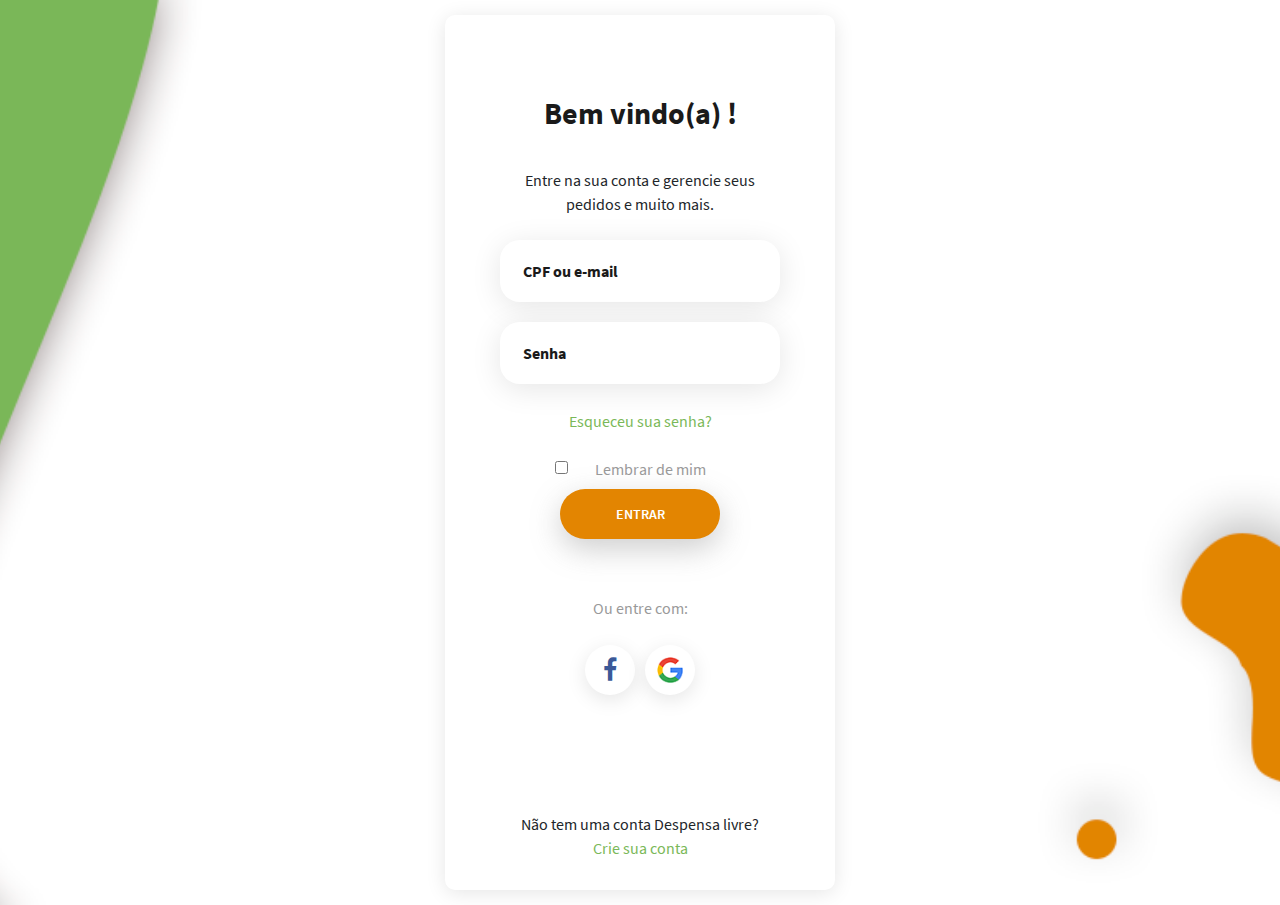
<file: login/login.html>
<!DOCTYPE html>
<html lang="en">
<head>
	<title>Acesse sua Conta | Despensa Livre</title>
	<meta charset="UTF-8">
	<meta name="viewport" content="width=device-width, initial-scale=1">
<!--===============================================================================================-->	
	<link rel="icon" type="image/png" href="images/icons/LOGI.png"/>
<!--===============================================================================================-->
	<link rel="stylesheet" type="text/css" href="vendor/bootstrap/css/bootstrap.min.css">
<!--===============================================================================================-->
	<link rel="stylesheet" type="text/css" href="fonts/font-awesome-4.7.0/css/font-awesome.min.css">
<!--===============================================================================================-->
	<link rel="stylesheet" type="text/css" href="fonts/iconic/css/material-design-iconic-font.min.css">
<!--===============================================================================================-->
	<link rel="stylesheet" type="text/css" href="vendor/animate/animate.css">
<!--===============================================================================================-->	
	<link rel="stylesheet" type="text/css" href="vendor/css-hamburgers/hamburgers.min.css">
<!--===============================================================================================-->
	<link rel="stylesheet" type="text/css" href="vendor/animsition/css/animsition.min.css">
<!--===============================================================================================-->
	<link rel="stylesheet" type="text/css" href="vendor/select2/select2.min.css">
<!--===============================================================================================-->	
	<link rel="stylesheet" type="text/css" href="vendor/daterangepicker/daterangepicker.css">
<!--===============================================================================================-->
	<link rel="stylesheet" type="text/css" href="css/util.css">
	<link rel="stylesheet" type="text/css" href="css/main.css">
<!--===============================================================================================-->
</head>
<body>
	
	
	<div class="container-login100" style="background-image: url('images/Imagem1.png');">
		<div class="wrap-login100 p-l-55 p-r-55 p-t-80 p-b-30">
			<form class="login100-form validate-form">
				<span class="login100-form-title p-b-37">
					Bem vindo(a) !
				</span>
				
				<div class="text-center">
					<a class="txt2 hov1"></a>
					Entre na sua conta e gerencie seus pedidos e muito mais.
					</a>
				</div>
				<br>

				<div class="wrap-input100 validate-input m-b-20" data-validate="Entre com seu CPF ou e-mail">
					<input class="input100" type="text" name="username" placeholder="CPF ou e-mail">
					<span class="focus-input100"></span>
				</div>

				<div class="wrap-input100 validate-input m-b-25" data-validate = "Coloque a senha">
					<input id="myInput"  class="input100" type="password" name="pass" placeholder="Senha">
					<span class="focus-input100"></span>
					</span>
				</div>

				<div class="text-center">
					<a href="#" class="txt2 hov1">
						Esqueceu sua senha?
					</a>
				</div>
				<br>
				<div class="container-login100-form-btn">
				<div class="form-check">
					<input class="form-check-input" type="checkbox" id="autoSizingCheck2">
					<label class="form-check-label" for="autoSizingCheck2">
					  Lembrar de mim
					</label>
				  </div>
				</div>
				<div class="container-login100-form-btn">
					<button class="login100-form-btn">
						Entrar
					</button>
				</div>

				<div class="text-center p-t-57 p-b-20">
					<span class="txt1">
						Ou entre com:
					</span>
				</div>

				<div class="flex-c p-b-112">
					<a href="#" class="login100-social-item">
						<i class="fa fa-facebook-f"></i>
					</a>

					<a href="#" class="login100-social-item">
						<img src="images/icons/icon-google.png" alt="GOOGLE">
					</a>
				</div>

				<div class="text-center">
					Não tem uma conta Despensa livre? <br>
					<a href="#" class="txt2 hov1">
						Crie sua conta
					</a>
				</div>
			</form>

			
		</div>
	</div>
	
	

	<div id="dropDownSelect1"></div>
	
<!--===============================================================================================-->
	<script src="vendor/jquery/jquery-3.2.1.min.js"></script>
<!--===============================================================================================-->
	<script src="vendor/animsition/js/animsition.min.js"></script>
<!--===============================================================================================-->
	<script src="vendor/bootstrap/js/popper.js"></script>
	<script src="vendor/bootstrap/js/bootstrap.min.js"></script>
<!--===============================================================================================-->
	<script src="vendor/select2/select2.min.js"></script>
<!--===============================================================================================-->
	<script src="vendor/daterangepicker/moment.min.js"></script>
	<script src="vendor/daterangepicker/daterangepicker.js"></script>
<!--===============================================================================================-->
	<script src="vendor/countdowntime/countdowntime.js"></script>
<!--===============================================================================================-->
	<script src="js/main.js"></script>

</body>
</html>
</file>
<file: login/vendor/daterangepicker/daterangepicker.css>
.daterangepicker {
  position: absolute;
  color: inherit;
  background-color: #fff;
  border-radius: 4px;
  width: 278px;
  padding: 4px;
  margin-top: 1px;
  top: 100px;
  left: 20px;
  /* Calendars */ }
  .daterangepicker:before, .daterangepicker:after {
    position: absolute;
    display: inline-block;
    border-bottom-color: rgba(0, 0, 0, 0.2);
    content: ''; }
  .daterangepicker:before {
    top: -7px;
    border-right: 7px solid transparent;
    border-left: 7px solid transparent;
    border-bottom: 7px solid #ccc; }
  .daterangepicker:after {
    top: -6px;
    border-right: 6px solid transparent;
    border-bottom: 6px solid #fff;
    border-left: 6px solid transparent; }
  .daterangepicker.opensleft:before {
    right: 9px; }
  .daterangepicker.opensleft:after {
    right: 10px; }
  .daterangepicker.openscenter:before {
    left: 0;
    right: 0;
    width: 0;
    margin-left: auto;
    margin-right: auto; }
  .daterangepicker.openscenter:after {
    left: 0;
    right: 0;
    width: 0;
    margin-left: auto;
    margin-right: auto; }
  .daterangepicker.opensright:before {
    left: 9px; }
  .daterangepicker.opensright:after {
    left: 10px; }
  .daterangepicker.dropup {
    margin-top: -5px; }
    .daterangepicker.dropup:before {
      top: initial;
      bottom: -7px;
      border-bottom: initial;
      border-top: 7px solid #ccc; }
    .daterangepicker.dropup:after {
      top: initial;
      bottom: -6px;
      border-bottom: initial;
      border-top: 6px solid #fff; }
  .daterangepicker.dropdown-menu {
    max-width: none;
    z-index: 3001; }
  .daterangepicker.single .ranges, .daterangepicker.single .calendar {
    float: none; }
  .daterangepicker.show-calendar .calendar {
    display: block; }
  .daterangepicker .calendar {
    display: none;
    max-width: 270px;
    margin: 4px; }
    .daterangepicker .calendar.single .calendar-table {
      border: none; }
    .daterangepicker .calendar th, .daterangepicker .calendar td {
      white-space: nowrap;
      text-align: center;
      min-width: 32px; }
  .daterangepicker .calendar-table {
    border: 1px solid #fff;
    padding: 4px;
    border-radius: 4px;
    background-color: #fff; }
  .daterangepicker table {
    width: 100%;
    margin: 0; }
  .daterangepicker td, .daterangepicker th {
    text-align: center;
    width: 20px;
    height: 20px;
    border-radius: 4px;
    border: 1px solid transparent;
    white-space: nowrap;
    cursor: pointer; }
    .daterangepicker td.available:hover, .daterangepicker th.available:hover {
      background-color: #eee;
      border-color: transparent;
      color: inherit; }
    .daterangepicker td.week, .daterangepicker th.week {
      font-size: 80%;
      color: #ccc; }
  .daterangepicker td.off, .daterangepicker td.off.in-range, .daterangepicker td.off.start-date, .daterangepicker td.off.end-date {
    background-color: #fff;
    border-color: transparent;
    color: #999; }
  .daterangepicker td.in-range {
    background-color: #ebf4f8;
    border-color: transparent;
    color: #000;
    border-radius: 0; }
  .daterangepicker td.start-date {
    border-radius: 4px 0 0 4px; }
  .daterangepicker td.end-date {
    border-radius: 0 4px 4px 0; }
  .daterangepicker td.start-date.end-date {
    border-radius: 4px; }
  .daterangepicker td.active, .daterangepicker td.active:hover {
    background-color: #357ebd;
    border-color: transparent;
    color: #fff; }
  .daterangepicker th.month {
    width: auto; }
  .daterangepicker td.disabled, .daterangepicker option.disabled {
    color: #999;
    cursor: not-allowed;
    text-decoration: line-through; }
  .daterangepicker select.monthselect, .daterangepicker select.yearselect {
    font-size: 12px;
    padding: 1px;
    height: auto;
    margin: 0;
    cursor: default; }
  .daterangepicker select.monthselect {
    margin-right: 2%;
    width: 56%; }
  .daterangepicker select.yearselect {
    width: 40%; }
  .daterangepicker select.hourselect, .daterangepicker select.minuteselect, .daterangepicker select.secondselect, .daterangepicker select.ampmselect {
    width: 50px;
    margin-bottom: 0; }
  .daterangepicker .input-mini {
    border: 1px solid #ccc;
    border-radius: 4px;
    color: #555;
    height: 30px;
    line-height: 30px;
    display: block;
    vertical-align: middle;
    margin: 0 0 5px 0;
    padding: 0 6px 0 28px;
    width: 100%; }
    .daterangepicker .input-mini.active {
      border: 1px solid #08c;
      border-radius: 4px; }
  .daterangepicker .daterangepicker_input {
    position: relative; }
    .daterangepicker .daterangepicker_input i {
      position: absolute;
      left: 8px;
      top: 8px; }
  .daterangepicker.rtl .input-mini {
    padding-right: 28px;
    padding-left: 6px; }
  .daterangepicker.rtl .daterangepicker_input i {
    left: auto;
    right: 8px; }
  .daterangepicker .calendar-time {
    text-align: center;
    margin: 5px auto;
    line-height: 30px;
    position: relative;
    padding-left: 28px; }
    .daterangepicker .calendar-time select.disabled {
      color: #ccc;
      cursor: not-allowed; }

.ranges {
  font-size: 11px;
  float: none;
  margin: 4px;
  text-align: left; }
  .ranges ul {
    list-style: none;
    margin: 0 auto;
    padding: 0;
    width: 100%; }
  .ranges li {
    font-size: 13px;
    background-color: #f5f5f5;
    border: 1px solid #f5f5f5;
    border-radius: 4px;
    color: #08c;
    padding: 3px 12px;
    margin-bottom: 8px;
    cursor: pointer; }
    .ranges li:hover {
      background-color: #08c;
      border: 1px solid #08c;
      color: #fff; }
    .ranges li.active {
      background-color: #08c;
      border: 1px solid #08c;
      color: #fff; }

/*  Larger Screen Styling */
@media (min-width: 564px) {
  .daterangepicker {
    width: auto; }
    .daterangepicker .ranges ul {
      width: 160px; }
    .daterangepicker.single .ranges ul {
      width: 100%; }
    .daterangepicker.single .calendar.left {
      clear: none; }
    .daterangepicker.single.ltr .ranges, .daterangepicker.single.ltr .calendar {
      float: left; }
    .daterangepicker.single.rtl .ranges, .daterangepicker.single.rtl .calendar {
      float: right; }
    .daterangepicker.ltr {
      direction: ltr;
      text-align: left; }
      .daterangepicker.ltr .calendar.left {
        clear: left;
        margin-right: 0; }
        .daterangepicker.ltr .calendar.left .calendar-table {
          border-right: none;
          border-top-right-radius: 0;
          border-bottom-right-radius: 0; }
      .daterangepicker.ltr .calendar.right {
        margin-left: 0; }
        .daterangepicker.ltr .calendar.right .calendar-table {
          border-left: none;
          border-top-left-radius: 0;
          border-bottom-left-radius: 0; }
      .daterangepicker.ltr .left .daterangepicker_input {
        padding-right: 12px; }
      .daterangepicker.ltr .calendar.left .calendar-table {
        padding-right: 12px; }
      .daterangepicker.ltr .ranges, .daterangepicker.ltr .calendar {
        float: left; }
    .daterangepicker.rtl {
      direction: rtl;
      text-align: right; }
      .daterangepicker.rtl .calendar.left {
        clear: right;
        margin-left: 0; }
        .daterangepicker.rtl .calendar.left .calendar-table {
          border-left: none;
          border-top-left-radius: 0;
          border-bottom-left-radius: 0; }
      .daterangepicker.rtl .calendar.right {
        margin-right: 0; }
        .daterangepicker.rtl .calendar.right .calendar-table {
          border-right: none;
          border-top-right-radius: 0;
          border-bottom-right-radius: 0; }
      .daterangepicker.rtl .left .daterangepicker_input {
        padding-left: 12px; }
      .daterangepicker.rtl .calendar.left .calendar-table {
        padding-left: 12px; }
      .daterangepicker.rtl .ranges, .daterangepicker.rtl .calendar {
        text-align: right;
        float: right; } }
@media (min-width: 730px) {
  .daterangepicker .ranges {
    width: auto; }
  .daterangepicker.ltr .ranges {
    float: left; }
  .daterangepicker.rtl .ranges {
    float: right; }
  .daterangepicker .calendar.left {
    clear: none !important; } }
</file>
<file: login/css/util.css>
/*[ FONT SIZE ]
///////////////////////////////////////////////////////////
*/
.fs-1 {font-size: 1px;}
.fs-2 {font-size: 2px;}
.fs-3 {font-size: 3px;}
.fs-4 {font-size: 4px;}
.fs-5 {font-size: 5px;}
.fs-6 {font-size: 6px;}
.fs-7 {font-size: 7px;}
.fs-8 {font-size: 8px;}
.fs-9 {font-size: 9px;}
.fs-10 {font-size: 10px;}
.fs-11 {font-size: 11px;}
.fs-12 {font-size: 12px;}
.fs-13 {font-size: 13px;}
.fs-14 {font-size: 14px;}
.fs-15 {font-size: 15px;}
.fs-16 {font-size: 16px;}
.fs-17 {font-size: 17px;}
.fs-18 {font-size: 18px;}
.fs-19 {font-size: 19px;}
.fs-20 {font-size: 20px;}
.fs-21 {font-size: 21px;}
.fs-22 {font-size: 22px;}
.fs-23 {font-size: 23px;}
.fs-24 {font-size: 24px;}
.fs-25 {font-size: 25px;}
.fs-26 {font-size: 26px;}
.fs-27 {font-size: 27px;}
.fs-28 {font-size: 28px;}
.fs-29 {font-size: 29px;}
.fs-30 {font-size: 30px;}
.fs-31 {font-size: 31px;}
.fs-32 {font-size: 32px;}
.fs-33 {font-size: 33px;}
.fs-34 {font-size: 34px;}
.fs-35 {font-size: 35px;}
.fs-36 {font-size: 36px;}
.fs-37 {font-size: 37px;}
.fs-38 {font-size: 38px;}
.fs-39 {font-size: 39px;}
.fs-40 {font-size: 40px;}
.fs-41 {font-size: 41px;}
.fs-42 {font-size: 42px;}
.fs-43 {font-size: 43px;}
.fs-44 {font-size: 44px;}
.fs-45 {font-size: 45px;}
.fs-46 {font-size: 46px;}
.fs-47 {font-size: 47px;}
.fs-48 {font-size: 48px;}
.fs-49 {font-size: 49px;}
.fs-50 {font-size: 50px;}
.fs-51 {font-size: 51px;}
.fs-52 {font-size: 52px;}
.fs-53 {font-size: 53px;}
.fs-54 {font-size: 54px;}
.fs-55 {font-size: 55px;}
.fs-56 {font-size: 56px;}
.fs-57 {font-size: 57px;}
.fs-58 {font-size: 58px;}
.fs-59 {font-size: 59px;}
.fs-60 {font-size: 60px;}
.fs-61 {font-size: 61px;}
.fs-62 {font-size: 62px;}
.fs-63 {font-size: 63px;}
.fs-64 {font-size: 64px;}
.fs-65 {font-size: 65px;}
.fs-66 {font-size: 66px;}
.fs-67 {font-size: 67px;}
.fs-68 {font-size: 68px;}
.fs-69 {font-size: 69px;}
.fs-70 {font-size: 70px;}
.fs-71 {font-size: 71px;}
.fs-72 {font-size: 72px;}
.fs-73 {font-size: 73px;}
.fs-74 {font-size: 74px;}
.fs-75 {font-size: 75px;}
.fs-76 {font-size: 76px;}
.fs-77 {font-size: 77px;}
.fs-78 {font-size: 78px;}
.fs-79 {font-size: 79px;}
.fs-80 {font-size: 80px;}
.fs-81 {font-size: 81px;}
.fs-82 {font-size: 82px;}
.fs-83 {font-size: 83px;}
.fs-84 {font-size: 84px;}
.fs-85 {font-size: 85px;}
.fs-86 {font-size: 86px;}
.fs-87 {font-size: 87px;}
.fs-88 {font-size: 88px;}
.fs-89 {font-size: 89px;}
.fs-90 {font-size: 90px;}
.fs-91 {font-size: 91px;}
.fs-92 {font-size: 92px;}
.fs-93 {font-size: 93px;}
.fs-94 {font-size: 94px;}
.fs-95 {font-size: 95px;}
.fs-96 {font-size: 96px;}
.fs-97 {font-size: 97px;}
.fs-98 {font-size: 98px;}
.fs-99 {font-size: 99px;}
.fs-100 {font-size: 100px;}
.fs-101 {font-size: 101px;}
.fs-102 {font-size: 102px;}
.fs-103 {font-size: 103px;}
.fs-104 {font-size: 104px;}
.fs-105 {font-size: 105px;}
.fs-106 {font-size: 106px;}
.fs-107 {font-size: 107px;}
.fs-108 {font-size: 108px;}
.fs-109 {font-size: 109px;}
.fs-110 {font-size: 110px;}
.fs-111 {font-size: 111px;}
.fs-112 {font-size: 112px;}
.fs-113 {font-size: 113px;}
.fs-114 {font-size: 114px;}
.fs-115 {font-size: 115px;}
.fs-116 {font-size: 116px;}
.fs-117 {font-size: 117px;}
.fs-118 {font-size: 118px;}
.fs-119 {font-size: 119px;}
.fs-120 {font-size: 120px;}
.fs-121 {font-size: 121px;}
.fs-122 {font-size: 122px;}
.fs-123 {font-size: 123px;}
.fs-124 {font-size: 124px;}
.fs-125 {font-size: 125px;}
.fs-126 {font-size: 126px;}
.fs-127 {font-size: 127px;}
.fs-128 {font-size: 128px;}
.fs-129 {font-size: 129px;}
.fs-130 {font-size: 130px;}
.fs-131 {font-size: 131px;}
.fs-132 {font-size: 132px;}
.fs-133 {font-size: 133px;}
.fs-134 {font-size: 134px;}
.fs-135 {font-size: 135px;}
.fs-136 {font-size: 136px;}
.fs-137 {font-size: 137px;}
.fs-138 {font-size: 138px;}
.fs-139 {font-size: 139px;}
.fs-140 {font-size: 140px;}
.fs-141 {font-size: 141px;}
.fs-142 {font-size: 142px;}
.fs-143 {font-size: 143px;}
.fs-144 {font-size: 144px;}
.fs-145 {font-size: 145px;}
.fs-146 {font-size: 146px;}
.fs-147 {font-size: 147px;}
.fs-148 {font-size: 148px;}
.fs-149 {font-size: 149px;}
.fs-150 {font-size: 150px;}
.fs-151 {font-size: 151px;}
.fs-152 {font-size: 152px;}
.fs-153 {font-size: 153px;}
.fs-154 {font-size: 154px;}
.fs-155 {font-size: 155px;}
.fs-156 {font-size: 156px;}
.fs-157 {font-size: 157px;}
.fs-158 {font-size: 158px;}
.fs-159 {font-size: 159px;}
.fs-160 {font-size: 160px;}
.fs-161 {font-size: 161px;}
.fs-162 {font-size: 162px;}
.fs-163 {font-size: 163px;}
.fs-164 {font-size: 164px;}
.fs-165 {font-size: 165px;}
.fs-166 {font-size: 166px;}
.fs-167 {font-size: 167px;}
.fs-168 {font-size: 168px;}
.fs-169 {font-size: 169px;}
.fs-170 {font-size: 170px;}
.fs-171 {font-size: 171px;}
.fs-172 {font-size: 172px;}
.fs-173 {font-size: 173px;}
.fs-174 {font-size: 174px;}
.fs-175 {font-size: 175px;}
.fs-176 {font-size: 176px;}
.fs-177 {font-size: 177px;}
.fs-178 {font-size: 178px;}
.fs-179 {font-size: 179px;}
.fs-180 {font-size: 180px;}
.fs-181 {font-size: 181px;}
.fs-182 {font-size: 182px;}
.fs-183 {font-size: 183px;}
.fs-184 {font-size: 184px;}
.fs-185 {font-size: 185px;}
.fs-186 {font-size: 186px;}
.fs-187 {font-size: 187px;}
.fs-188 {font-size: 188px;}
.fs-189 {font-size: 189px;}
.fs-190 {font-size: 190px;}
.fs-191 {font-size: 191px;}
.fs-192 {font-size: 192px;}
.fs-193 {font-size: 193px;}
.fs-194 {font-size: 194px;}
.fs-195 {font-size: 195px;}
.fs-196 {font-size: 196px;}
.fs-197 {font-size: 197px;}
.fs-198 {font-size: 198px;}
.fs-199 {font-size: 199px;}
.fs-200 {font-size: 200px;}

/*[ PADDING ]
///////////////////////////////////////////////////////////
*/
.p-t-0 {padding-top: 0px;}
.p-t-1 {padding-top: 1px;}
.p-t-2 {padding-top: 2px;}
.p-t-3 {padding-top: 3px;}
.p-t-4 {padding-top: 4px;}
.p-t-5 {padding-top: 5px;}
.p-t-6 {padding-top: 6px;}
.p-t-7 {padding-top: 7px;}
.p-t-8 {padding-top: 8px;}
.p-t-9 {padding-top: 9px;}
.p-t-10 {padding-top: 10px;}
.p-t-11 {padding-top: 11px;}
.p-t-12 {padding-top: 12px;}
.p-t-13 {padding-top: 13px;}
.p-t-14 {padding-top: 14px;}
.p-t-15 {padding-top: 15px;}
.p-t-16 {padding-top: 16px;}
.p-t-17 {padding-top: 17px;}
.p-t-18 {padding-top: 18px;}
.p-t-19 {padding-top: 19px;}
.p-t-20 {padding-top: 20px;}
.p-t-21 {padding-top: 21px;}
.p-t-22 {padding-top: 22px;}
.p-t-23 {padding-top: 23px;}
.p-t-24 {padding-top: 24px;}
.p-t-25 {padding-top: 25px;}
.p-t-26 {padding-top: 26px;}
.p-t-27 {padding-top: 27px;}
.p-t-28 {padding-top: 28px;}
.p-t-29 {padding-top: 29px;}
.p-t-30 {padding-top: 30px;}
.p-t-31 {padding-top: 31px;}
.p-t-32 {padding-top: 32px;}
.p-t-33 {padding-top: 33px;}
.p-t-34 {padding-top: 34px;}
.p-t-35 {padding-top: 35px;}
.p-t-36 {padding-top: 36px;}
.p-t-37 {padding-top: 37px;}
.p-t-38 {padding-top: 38px;}
.p-t-39 {padding-top: 39px;}
.p-t-40 {padding-top: 40px;}
.p-t-41 {padding-top: 41px;}
.p-t-42 {padding-top: 42px;}
.p-t-43 {padding-top: 43px;}
.p-t-44 {padding-top: 44px;}
.p-t-45 {padding-top: 45px;}
.p-t-46 {padding-top: 46px;}
.p-t-47 {padding-top: 47px;}
.p-t-48 {padding-top: 48px;}
.p-t-49 {padding-top: 49px;}
.p-t-50 {padding-top: 50px;}
.p-t-51 {padding-top: 51px;}
.p-t-52 {padding-top: 52px;}
.p-t-53 {padding-top: 53px;}
.p-t-54 {padding-top: 54px;}
.p-t-55 {padding-top: 55px;}
.p-t-56 {padding-top: 56px;}
.p-t-57 {padding-top: 57px;}
.p-t-58 {padding-top: 58px;}
.p-t-59 {padding-top: 59px;}
.p-t-60 {padding-top: 60px;}
.p-t-61 {padding-top: 61px;}
.p-t-62 {padding-top: 62px;}
.p-t-63 {padding-top: 63px;}
.p-t-64 {padding-top: 64px;}
.p-t-65 {padding-top: 65px;}
.p-t-66 {padding-top: 66px;}
.p-t-67 {padding-top: 67px;}
.p-t-68 {padding-top: 68px;}
.p-t-69 {padding-top: 69px;}
.p-t-70 {padding-top: 70px;}
.p-t-71 {padding-top: 71px;}
.p-t-72 {padding-top: 72px;}
.p-t-73 {padding-top: 73px;}
.p-t-74 {padding-top: 74px;}
.p-t-75 {padding-top: 75px;}
.p-t-76 {padding-top: 76px;}
.p-t-77 {padding-top: 77px;}
.p-t-78 {padding-top: 78px;}
.p-t-79 {padding-top: 79px;}
.p-t-80 {padding-top: 80px;}
.p-t-81 {padding-top: 81px;}
.p-t-82 {padding-top: 82px;}
.p-t-83 {padding-top: 83px;}
.p-t-84 {padding-top: 84px;}
.p-t-85 {padding-top: 85px;}
.p-t-86 {padding-top: 86px;}
.p-t-87 {padding-top: 87px;}
.p-t-88 {padding-top: 88px;}
.p-t-89 {padding-top: 89px;}
.p-t-90 {padding-top: 90px;}
.p-t-91 {padding-top: 91px;}
.p-t-92 {padding-top: 92px;}
.p-t-93 {padding-top: 93px;}
.p-t-94 {padding-top: 94px;}
.p-t-95 {padding-top: 95px;}
.p-t-96 {padding-top: 96px;}
.p-t-97 {padding-top: 97px;}
.p-t-98 {padding-top: 98px;}
.p-t-99 {padding-top: 99px;}
.p-t-100 {padding-top: 100px;}
.p-t-101 {padding-top: 101px;}
.p-t-102 {padding-top: 102px;}
.p-t-103 {padding-top: 103px;}
.p-t-104 {padding-top: 104px;}
.p-t-105 {padding-top: 105px;}
.p-t-106 {padding-top: 106px;}
.p-t-107 {padding-top: 107px;}
.p-t-108 {padding-top: 108px;}
.p-t-109 {padding-top: 109px;}
.p-t-110 {padding-top: 110px;}
.p-t-111 {padding-top: 111px;}
.p-t-112 {padding-top: 112px;}
.p-t-113 {padding-top: 113px;}
.p-t-114 {padding-top: 114px;}
.p-t-115 {padding-top: 115px;}
.p-t-116 {padding-top: 116px;}
.p-t-117 {padding-top: 117px;}
.p-t-118 {padding-top: 118px;}
.p-t-119 {padding-top: 119px;}
.p-t-120 {padding-top: 120px;}
.p-t-121 {padding-top: 121px;}
.p-t-122 {padding-top: 122px;}
.p-t-123 {padding-top: 123px;}
.p-t-124 {padding-top: 124px;}
.p-t-125 {padding-top: 125px;}
.p-t-126 {padding-top: 126px;}
.p-t-127 {padding-top: 127px;}
.p-t-128 {padding-top: 128px;}
.p-t-129 {padding-top: 129px;}
.p-t-130 {padding-top: 130px;}
.p-t-131 {padding-top: 131px;}
.p-t-132 {padding-top: 132px;}
.p-t-133 {padding-top: 133px;}
.p-t-134 {padding-top: 134px;}
.p-t-135 {padding-top: 135px;}
.p-t-136 {padding-top: 136px;}
.p-t-137 {padding-top: 137px;}
.p-t-138 {padding-top: 138px;}
.p-t-139 {padding-top: 139px;}
.p-t-140 {padding-top: 140px;}
.p-t-141 {padding-top: 141px;}
.p-t-142 {padding-top: 142px;}
.p-t-143 {padding-top: 143px;}
.p-t-144 {padding-top: 144px;}
.p-t-145 {padding-top: 145px;}
.p-t-146 {padding-top: 146px;}
.p-t-147 {padding-top: 147px;}
.p-t-148 {padding-top: 148px;}
.p-t-149 {padding-top: 149px;}
.p-t-150 {padding-top: 150px;}
.p-t-151 {padding-top: 151px;}
.p-t-152 {padding-top: 152px;}
.p-t-153 {padding-top: 153px;}
.p-t-154 {padding-top: 154px;}
.p-t-155 {padding-top: 155px;}
.p-t-156 {padding-top: 156px;}
.p-t-157 {padding-top: 157px;}
.p-t-158 {padding-top: 158px;}
.p-t-159 {padding-top: 159px;}
.p-t-160 {padding-top: 160px;}
.p-t-161 {padding-top: 161px;}
.p-t-162 {padding-top: 162px;}
.p-t-163 {padding-top: 163px;}
.p-t-164 {padding-top: 164px;}
.p-t-165 {padding-top: 165px;}
.p-t-166 {padding-top: 166px;}
.p-t-167 {padding-top: 167px;}
.p-t-168 {padding-top: 168px;}
.p-t-169 {padding-top: 169px;}
.p-t-170 {padding-top: 170px;}
.p-t-171 {padding-top: 171px;}
.p-t-172 {padding-top: 172px;}
.p-t-173 {padding-top: 173px;}
.p-t-174 {padding-top: 174px;}
.p-t-175 {padding-top: 175px;}
.p-t-176 {padding-top: 176px;}
.p-t-177 {padding-top: 177px;}
.p-t-178 {padding-top: 178px;}
.p-t-179 {padding-top: 179px;}
.p-t-180 {padding-top: 180px;}
.p-t-181 {padding-top: 181px;}
.p-t-182 {padding-top: 182px;}
.p-t-183 {padding-top: 183px;}
.p-t-184 {padding-top: 184px;}
.p-t-185 {padding-top: 185px;}
.p-t-186 {padding-top: 186px;}
.p-t-187 {padding-top: 187px;}
.p-t-188 {padding-top: 188px;}
.p-t-189 {padding-top: 189px;}
.p-t-190 {padding-top: 190px;}
.p-t-191 {padding-top: 191px;}
.p-t-192 {padding-top: 192px;}
.p-t-193 {padding-top: 193px;}
.p-t-194 {padding-top: 194px;}
.p-t-195 {padding-top: 195px;}
.p-t-196 {padding-top: 196px;}
.p-t-197 {padding-top: 197px;}
.p-t-198 {padding-top: 198px;}
.p-t-199 {padding-top: 199px;}
.p-t-200 {padding-top: 200px;}
.p-t-201 {padding-top: 201px;}
.p-t-202 {padding-top: 202px;}
.p-t-203 {padding-top: 203px;}
.p-t-204 {padding-top: 204px;}
.p-t-205 {padding-top: 205px;}
.p-t-206 {padding-top: 206px;}
.p-t-207 {padding-top: 207px;}
.p-t-208 {padding-top: 208px;}
.p-t-209 {padding-top: 209px;}
.p-t-210 {padding-top: 210px;}
.p-t-211 {padding-top: 211px;}
.p-t-212 {padding-top: 212px;}
.p-t-213 {padding-top: 213px;}
.p-t-214 {padding-top: 214px;}
.p-t-215 {padding-top: 215px;}
.p-t-216 {padding-top: 216px;}
.p-t-217 {padding-top: 217px;}
.p-t-218 {padding-top: 218px;}
.p-t-219 {padding-top: 219px;}
.p-t-220 {padding-top: 220px;}
.p-t-221 {padding-top: 221px;}
.p-t-222 {padding-top: 222px;}
.p-t-223 {padding-top: 223px;}
.p-t-224 {padding-top: 224px;}
.p-t-225 {padding-top: 225px;}
.p-t-226 {padding-top: 226px;}
.p-t-227 {padding-top: 227px;}
.p-t-228 {padding-top: 228px;}
.p-t-229 {padding-top: 229px;}
.p-t-230 {padding-top: 230px;}
.p-t-231 {padding-top: 231px;}
.p-t-232 {padding-top: 232px;}
.p-t-233 {padding-top: 233px;}
.p-t-234 {padding-top: 234px;}
.p-t-235 {padding-top: 235px;}
.p-t-236 {padding-top: 236px;}
.p-t-237 {padding-top: 237px;}
.p-t-238 {padding-top: 238px;}
.p-t-239 {padding-top: 239px;}
.p-t-240 {padding-top: 240px;}
.p-t-241 {padding-top: 241px;}
.p-t-242 {padding-top: 242px;}
.p-t-243 {padding-top: 243px;}
.p-t-244 {padding-top: 244px;}
.p-t-245 {padding-top: 245px;}
.p-t-246 {padding-top: 246px;}
.p-t-247 {padding-top: 247px;}
.p-t-248 {padding-top: 248px;}
.p-t-249 {padding-top: 249px;}
.p-t-250 {padding-top: 250px;}
.p-b-0 {padding-bottom: 0px;}
.p-b-1 {padding-bottom: 1px;}
.p-b-2 {padding-bottom: 2px;}
.p-b-3 {padding-bottom: 3px;}
.p-b-4 {padding-bottom: 4px;}
.p-b-5 {padding-bottom: 5px;}
.p-b-6 {padding-bottom: 6px;}
.p-b-7 {padding-bottom: 7px;}
.p-b-8 {padding-bottom: 8px;}
.p-b-9 {padding-bottom: 9px;}
.p-b-10 {padding-bottom: 10px;}
.p-b-11 {padding-bottom: 11px;}
.p-b-12 {padding-bottom: 12px;}
.p-b-13 {padding-bottom: 13px;}
.p-b-14 {padding-bottom: 14px;}
.p-b-15 {padding-bottom: 15px;}
.p-b-16 {padding-bottom: 16px;}
.p-b-17 {padding-bottom: 17px;}
.p-b-18 {padding-bottom: 18px;}
.p-b-19 {padding-bottom: 19px;}
.p-b-20 {padding-bottom: 20px;}
.p-b-21 {padding-bottom: 21px;}
.p-b-22 {padding-bottom: 22px;}
.p-b-23 {padding-bottom: 23px;}
.p-b-24 {padding-bottom: 24px;}
.p-b-25 {padding-bottom: 25px;}
.p-b-26 {padding-bottom: 26px;}
.p-b-27 {padding-bottom: 27px;}
.p-b-28 {padding-bottom: 28px;}
.p-b-29 {padding-bottom: 29px;}
.p-b-30 {padding-bottom: 30px;}
.p-b-31 {padding-bottom: 31px;}
.p-b-32 {padding-bottom: 32px;}
.p-b-33 {padding-bottom: 33px;}
.p-b-34 {padding-bottom: 34px;}
.p-b-35 {padding-bottom: 35px;}
.p-b-36 {padding-bottom: 36px;}
.p-b-37 {padding-bottom: 37px;}
.p-b-38 {padding-bottom: 38px;}
.p-b-39 {padding-bottom: 39px;}
.p-b-40 {padding-bottom: 40px;}
.p-b-41 {padding-bottom: 41px;}
.p-b-42 {padding-bottom: 42px;}
.p-b-43 {padding-bottom: 43px;}
.p-b-44 {padding-bottom: 44px;}
.p-b-45 {padding-bottom: 45px;}
.p-b-46 {padding-bottom: 46px;}
.p-b-47 {padding-bottom: 47px;}
.p-b-48 {padding-bottom: 48px;}
.p-b-49 {padding-bottom: 49px;}
.p-b-50 {padding-bottom: 50px;}
.p-b-51 {padding-bottom: 51px;}
.p-b-52 {padding-bottom: 52px;}
.p-b-53 {padding-bottom: 53px;}
.p-b-54 {padding-bottom: 54px;}
.p-b-55 {padding-bottom: 55px;}
.p-b-56 {padding-bottom: 56px;}
.p-b-57 {padding-bottom: 57px;}
.p-b-58 {padding-bottom: 58px;}
.p-b-59 {padding-bottom: 59px;}
.p-b-60 {padding-bottom: 60px;}
.p-b-61 {padding-bottom: 61px;}
.p-b-62 {padding-bottom: 62px;}
.p-b-63 {padding-bottom: 63px;}
.p-b-64 {padding-bottom: 64px;}
.p-b-65 {padding-bottom: 65px;}
.p-b-66 {padding-bottom: 66px;}
.p-b-67 {padding-bottom: 67px;}
.p-b-68 {padding-bottom: 68px;}
.p-b-69 {padding-bottom: 69px;}
.p-b-70 {padding-bottom: 70px;}
.p-b-71 {padding-bottom: 71px;}
.p-b-72 {padding-bottom: 72px;}
.p-b-73 {padding-bottom: 73px;}
.p-b-74 {padding-bottom: 74px;}
.p-b-75 {padding-bottom: 75px;}
.p-b-76 {padding-bottom: 76px;}
.p-b-77 {padding-bottom: 77px;}
.p-b-78 {padding-bottom: 78px;}
.p-b-79 {padding-bottom: 79px;}
.p-b-80 {padding-bottom: 80px;}
.p-b-81 {padding-bottom: 81px;}
.p-b-82 {padding-bottom: 82px;}
.p-b-83 {padding-bottom: 83px;}
.p-b-84 {padding-bottom: 84px;}
.p-b-85 {padding-bottom: 85px;}
.p-b-86 {padding-bottom: 86px;}
.p-b-87 {padding-bottom: 87px;}
.p-b-88 {padding-bottom: 88px;}
.p-b-89 {padding-bottom: 89px;}
.p-b-90 {padding-bottom: 90px;}
.p-b-91 {padding-bottom: 91px;}
.p-b-92 {padding-bottom: 92px;}
.p-b-93 {padding-bottom: 93px;}
.p-b-94 {padding-bottom: 94px;}
.p-b-95 {padding-bottom: 95px;}
.p-b-96 {padding-bottom: 96px;}
.p-b-97 {padding-bottom: 97px;}
.p-b-98 {padding-bottom: 98px;}
.p-b-99 {padding-bottom: 99px;}
.p-b-100 {padding-bottom: 100px;}
.p-b-101 {padding-bottom: 101px;}
.p-b-102 {padding-bottom: 102px;}
.p-b-103 {padding-bottom: 103px;}
.p-b-104 {padding-bottom: 104px;}
.p-b-105 {padding-bottom: 105px;}
.p-b-106 {padding-bottom: 106px;}
.p-b-107 {padding-bottom: 107px;}
.p-b-108 {padding-bottom: 108px;}
.p-b-109 {padding-bottom: 109px;}
.p-b-110 {padding-bottom: 110px;}
.p-b-111 {padding-bottom: 111px;}
.p-b-112 {padding-bottom: 112px;}
.p-b-113 {padding-bottom: 113px;}
.p-b-114 {padding-bottom: 114px;}
.p-b-115 {padding-bottom: 115px;}
.p-b-116 {padding-bottom: 116px;}
.p-b-117 {padding-bottom: 117px;}
.p-b-118 {padding-bottom: 118px;}
.p-b-119 {padding-bottom: 119px;}
.p-b-120 {padding-bottom: 120px;}
.p-b-121 {padding-bottom: 121px;}
.p-b-122 {padding-bottom: 122px;}
.p-b-123 {padding-bottom: 123px;}
.p-b-124 {padding-bottom: 124px;}
.p-b-125 {padding-bottom: 125px;}
.p-b-126 {padding-bottom: 126px;}
.p-b-127 {padding-bottom: 127px;}
.p-b-128 {padding-bottom: 128px;}
.p-b-129 {padding-bottom: 129px;}
.p-b-130 {padding-bottom: 130px;}
.p-b-131 {padding-bottom: 131px;}
.p-b-132 {padding-bottom: 132px;}
.p-b-133 {padding-bottom: 133px;}
.p-b-134 {padding-bottom: 134px;}
.p-b-135 {padding-bottom: 135px;}
.p-b-136 {padding-bottom: 136px;}
.p-b-137 {padding-bottom: 137px;}
.p-b-138 {padding-bottom: 138px;}
.p-b-139 {padding-bottom: 139px;}
.p-b-140 {padding-bottom: 140px;}
.p-b-141 {padding-bottom: 141px;}
.p-b-142 {padding-bottom: 142px;}
.p-b-143 {padding-bottom: 143px;}
.p-b-144 {padding-bottom: 144px;}
.p-b-145 {padding-bottom: 145px;}
.p-b-146 {padding-bottom: 146px;}
.p-b-147 {padding-bottom: 147px;}
.p-b-148 {padding-bottom: 148px;}
.p-b-149 {padding-bottom: 149px;}
.p-b-150 {padding-bottom: 150px;}
.p-b-151 {padding-bottom: 151px;}
.p-b-152 {padding-bottom: 152px;}
.p-b-153 {padding-bottom: 153px;}
.p-b-154 {padding-bottom: 154px;}
.p-b-155 {padding-bottom: 155px;}
.p-b-156 {padding-bottom: 156px;}
.p-b-157 {padding-bottom: 157px;}
.p-b-158 {padding-bottom: 158px;}
.p-b-159 {padding-bottom: 159px;}
.p-b-160 {padding-bottom: 160px;}
.p-b-161 {padding-bottom: 161px;}
.p-b-162 {padding-bottom: 162px;}
.p-b-163 {padding-bottom: 163px;}
.p-b-164 {padding-bottom: 164px;}
.p-b-165 {padding-bottom: 165px;}
.p-b-166 {padding-bottom: 166px;}
.p-b-167 {padding-bottom: 167px;}
.p-b-168 {padding-bottom: 168px;}
.p-b-169 {padding-bottom: 169px;}
.p-b-170 {padding-bottom: 170px;}
.p-b-171 {padding-bottom: 171px;}
.p-b-172 {padding-bottom: 172px;}
.p-b-173 {padding-bottom: 173px;}
.p-b-174 {padding-bottom: 174px;}
.p-b-175 {padding-bottom: 175px;}
.p-b-176 {padding-bottom: 176px;}
.p-b-177 {padding-bottom: 177px;}
.p-b-178 {padding-bottom: 178px;}
.p-b-179 {padding-bottom: 179px;}
.p-b-180 {padding-bottom: 180px;}
.p-b-181 {padding-bottom: 181px;}
.p-b-182 {padding-bottom: 182px;}
.p-b-183 {padding-bottom: 183px;}
.p-b-184 {padding-bottom: 184px;}
.p-b-185 {padding-bottom: 185px;}
.p-b-186 {padding-bottom: 186px;}
.p-b-187 {padding-bottom: 187px;}
.p-b-188 {padding-bottom: 188px;}
.p-b-189 {padding-bottom: 189px;}
.p-b-190 {padding-bottom: 190px;}
.p-b-191 {padding-bottom: 191px;}
.p-b-192 {padding-bottom: 192px;}
.p-b-193 {padding-bottom: 193px;}
.p-b-194 {padding-bottom: 194px;}
.p-b-195 {padding-bottom: 195px;}
.p-b-196 {padding-bottom: 196px;}
.p-b-197 {padding-bottom: 197px;}
.p-b-198 {padding-bottom: 198px;}
.p-b-199 {padding-bottom: 199px;}
.p-b-200 {padding-bottom: 200px;}
.p-b-201 {padding-bottom: 201px;}
.p-b-202 {padding-bottom: 202px;}
.p-b-203 {padding-bottom: 203px;}
.p-b-204 {padding-bottom: 204px;}
.p-b-205 {padding-bottom: 205px;}
.p-b-206 {padding-bottom: 206px;}
.p-b-207 {padding-bottom: 207px;}
.p-b-208 {padding-bottom: 208px;}
.p-b-209 {padding-bottom: 209px;}
.p-b-210 {padding-bottom: 210px;}
.p-b-211 {padding-bottom: 211px;}
.p-b-212 {padding-bottom: 212px;}
.p-b-213 {padding-bottom: 213px;}
.p-b-214 {padding-bottom: 214px;}
.p-b-215 {padding-bottom: 215px;}
.p-b-216 {padding-bottom: 216px;}
.p-b-217 {padding-bottom: 217px;}
.p-b-218 {padding-bottom: 218px;}
.p-b-219 {padding-bottom: 219px;}
.p-b-220 {padding-bottom: 220px;}
.p-b-221 {padding-bottom: 221px;}
.p-b-222 {padding-bottom: 222px;}
.p-b-223 {padding-bottom: 223px;}
.p-b-224 {padding-bottom: 224px;}
.p-b-225 {padding-bottom: 225px;}
.p-b-226 {padding-bottom: 226px;}
.p-b-227 {padding-bottom: 227px;}
.p-b-228 {padding-bottom: 228px;}
.p-b-229 {padding-bottom: 229px;}
.p-b-230 {padding-bottom: 230px;}
.p-b-231 {padding-bottom: 231px;}
.p-b-232 {padding-bottom: 232px;}
.p-b-233 {padding-bottom: 233px;}
.p-b-234 {padding-bottom: 234px;}
.p-b-235 {padding-bottom: 235px;}
.p-b-236 {padding-bottom: 236px;}
.p-b-237 {padding-bottom: 237px;}
.p-b-238 {padding-bottom: 238px;}
.p-b-239 {padding-bottom: 239px;}
.p-b-240 {padding-bottom: 240px;}
.p-b-241 {padding-bottom: 241px;}
.p-b-242 {padding-bottom: 242px;}
.p-b-243 {padding-bottom: 243px;}
.p-b-244 {padding-bottom: 244px;}
.p-b-245 {padding-bottom: 245px;}
.p-b-246 {padding-bottom: 246px;}
.p-b-247 {padding-bottom: 247px;}
.p-b-248 {padding-bottom: 248px;}
.p-b-249 {padding-bottom: 249px;}
.p-b-250 {padding-bottom: 250px;}
.p-l-0 {padding-left: 0px;}
.p-l-1 {padding-left: 1px;}
.p-l-2 {padding-left: 2px;}
.p-l-3 {padding-left: 3px;}
.p-l-4 {padding-left: 4px;}
.p-l-5 {padding-left: 5px;}
.p-l-6 {padding-left: 6px;}
.p-l-7 {padding-left: 7px;}
.p-l-8 {padding-left: 8px;}
.p-l-9 {padding-left: 9px;}
.p-l-10 {padding-left: 10px;}
.p-l-11 {padding-left: 11px;}
.p-l-12 {padding-left: 12px;}
.p-l-13 {padding-left: 13px;}
.p-l-14 {padding-left: 14px;}
.p-l-15 {padding-left: 15px;}
.p-l-16 {padding-left: 16px;}
.p-l-17 {padding-left: 17px;}
.p-l-18 {padding-left: 18px;}
.p-l-19 {padding-left: 19px;}
.p-l-20 {padding-left: 20px;}
.p-l-21 {padding-left: 21px;}
.p-l-22 {padding-left: 22px;}
.p-l-23 {padding-left: 23px;}
.p-l-24 {padding-left: 24px;}
.p-l-25 {padding-left: 25px;}
.p-l-26 {padding-left: 26px;}
.p-l-27 {padding-left: 27px;}
.p-l-28 {padding-left: 28px;}
.p-l-29 {padding-left: 29px;}
.p-l-30 {padding-left: 30px;}
.p-l-31 {padding-left: 31px;}
.p-l-32 {padding-left: 32px;}
.p-l-33 {padding-left: 33px;}
.p-l-34 {padding-left: 34px;}
.p-l-35 {padding-left: 35px;}
.p-l-36 {padding-left: 36px;}
.p-l-37 {padding-left: 37px;}
.p-l-38 {padding-left: 38px;}
.p-l-39 {padding-left: 39px;}
.p-l-40 {padding-left: 40px;}
.p-l-41 {padding-left: 41px;}
.p-l-42 {padding-left: 42px;}
.p-l-43 {padding-left: 43px;}
.p-l-44 {padding-left: 44px;}
.p-l-45 {padding-left: 45px;}
.p-l-46 {padding-left: 46px;}
.p-l-47 {padding-left: 47px;}
.p-l-48 {padding-left: 48px;}
.p-l-49 {padding-left: 49px;}
.p-l-50 {padding-left: 50px;}
.p-l-51 {padding-left: 51px;}
.p-l-52 {padding-left: 52px;}
.p-l-53 {padding-left: 53px;}
.p-l-54 {padding-left: 54px;}
.p-l-55 {padding-left: 55px;}
.p-l-56 {padding-left: 56px;}
.p-l-57 {padding-left: 57px;}
.p-l-58 {padding-left: 58px;}
.p-l-59 {padding-left: 59px;}
.p-l-60 {padding-left: 60px;}
.p-l-61 {padding-left: 61px;}
.p-l-62 {padding-left: 62px;}
.p-l-63 {padding-left: 63px;}
.p-l-64 {padding-left: 64px;}
.p-l-65 {padding-left: 65px;}
.p-l-66 {padding-left: 66px;}
.p-l-67 {padding-left: 67px;}
.p-l-68 {padding-left: 68px;}
.p-l-69 {padding-left: 69px;}
.p-l-70 {padding-left: 70px;}
.p-l-71 {padding-left: 71px;}
.p-l-72 {padding-left: 72px;}
.p-l-73 {padding-left: 73px;}
.p-l-74 {padding-left: 74px;}
.p-l-75 {padding-left: 75px;}
.p-l-76 {padding-left: 76px;}
.p-l-77 {padding-left: 77px;}
.p-l-78 {padding-left: 78px;}
.p-l-79 {padding-left: 79px;}
.p-l-80 {padding-left: 80px;}
.p-l-81 {padding-left: 81px;}
.p-l-82 {padding-left: 82px;}
.p-l-83 {padding-left: 83px;}
.p-l-84 {padding-left: 84px;}
.p-l-85 {padding-left: 85px;}
.p-l-86 {padding-left: 86px;}
.p-l-87 {padding-left: 87px;}
.p-l-88 {padding-left: 88px;}
.p-l-89 {padding-left: 89px;}
.p-l-90 {padding-left: 90px;}
.p-l-91 {padding-left: 91px;}
.p-l-92 {padding-left: 92px;}
.p-l-93 {padding-left: 93px;}
.p-l-94 {padding-left: 94px;}
.p-l-95 {padding-left: 95px;}
.p-l-96 {padding-left: 96px;}
.p-l-97 {padding-left: 97px;}
.p-l-98 {padding-left: 98px;}
.p-l-99 {padding-left: 99px;}
.p-l-100 {padding-left: 100px;}
.p-l-101 {padding-left: 101px;}
.p-l-102 {padding-left: 102px;}
.p-l-103 {padding-left: 103px;}
.p-l-104 {padding-left: 104px;}
.p-l-105 {padding-left: 105px;}
.p-l-106 {padding-left: 106px;}
.p-l-107 {padding-left: 107px;}
.p-l-108 {padding-left: 108px;}
.p-l-109 {padding-left: 109px;}
.p-l-110 {padding-left: 110px;}
.p-l-111 {padding-left: 111px;}
.p-l-112 {padding-left: 112px;}
.p-l-113 {padding-left: 113px;}
.p-l-114 {padding-left: 114px;}
.p-l-115 {padding-left: 115px;}
.p-l-116 {padding-left: 116px;}
.p-l-117 {padding-left: 117px;}
.p-l-118 {padding-left: 118px;}
.p-l-119 {padding-left: 119px;}
.p-l-120 {padding-left: 120px;}
.p-l-121 {padding-left: 121px;}
.p-l-122 {padding-left: 122px;}
.p-l-123 {padding-left: 123px;}
.p-l-124 {padding-left: 124px;}
.p-l-125 {padding-left: 125px;}
.p-l-126 {padding-left: 126px;}
.p-l-127 {padding-left: 127px;}
.p-l-128 {padding-left: 128px;}
.p-l-129 {padding-left: 129px;}
.p-l-130 {padding-left: 130px;}
.p-l-131 {padding-left: 131px;}
.p-l-132 {padding-left: 132px;}
.p-l-133 {padding-left: 133px;}
.p-l-134 {padding-left: 134px;}
.p-l-135 {padding-left: 135px;}
.p-l-136 {padding-left: 136px;}
.p-l-137 {padding-left: 137px;}
.p-l-138 {padding-left: 138px;}
.p-l-139 {padding-left: 139px;}
.p-l-140 {padding-left: 140px;}
.p-l-141 {padding-left: 141px;}
.p-l-142 {padding-left: 142px;}
.p-l-143 {padding-left: 143px;}
.p-l-144 {padding-left: 144px;}
.p-l-145 {padding-left: 145px;}
.p-l-146 {padding-left: 146px;}
.p-l-147 {padding-left: 147px;}
.p-l-148 {padding-left: 148px;}
.p-l-149 {padding-left: 149px;}
.p-l-150 {padding-left: 150px;}
.p-l-151 {padding-left: 151px;}
.p-l-152 {padding-left: 152px;}
.p-l-153 {padding-left: 153px;}
.p-l-154 {padding-left: 154px;}
.p-l-155 {padding-left: 155px;}
.p-l-156 {padding-left: 156px;}
.p-l-157 {padding-left: 157px;}
.p-l-158 {padding-left: 158px;}
.p-l-159 {padding-left: 159px;}
.p-l-160 {padding-left: 160px;}
.p-l-161 {padding-left: 161px;}
.p-l-162 {padding-left: 162px;}
.p-l-163 {padding-left: 163px;}
.p-l-164 {padding-left: 164px;}
.p-l-165 {padding-left: 165px;}
.p-l-166 {padding-left: 166px;}
.p-l-167 {padding-left: 167px;}
.p-l-168 {padding-left: 168px;}
.p-l-169 {padding-left: 169px;}
.p-l-170 {padding-left: 170px;}
.p-l-171 {padding-left: 171px;}
.p-l-172 {padding-left: 172px;}
.p-l-173 {padding-left: 173px;}
.p-l-174 {padding-left: 174px;}
.p-l-175 {padding-left: 175px;}
.p-l-176 {padding-left: 176px;}
.p-l-177 {padding-left: 177px;}
.p-l-178 {padding-left: 178px;}
.p-l-179 {padding-left: 179px;}
.p-l-180 {padding-left: 180px;}
.p-l-181 {padding-left: 181px;}
.p-l-182 {padding-left: 182px;}
.p-l-183 {padding-left: 183px;}
.p-l-184 {padding-left: 184px;}
.p-l-185 {padding-left: 185px;}
.p-l-186 {padding-left: 186px;}
.p-l-187 {padding-left: 187px;}
.p-l-188 {padding-left: 188px;}
.p-l-189 {padding-left: 189px;}
.p-l-190 {padding-left: 190px;}
.p-l-191 {padding-left: 191px;}
.p-l-192 {padding-left: 192px;}
.p-l-193 {padding-left: 193px;}
.p-l-194 {padding-left: 194px;}
.p-l-195 {padding-left: 195px;}
.p-l-196 {padding-left: 196px;}
.p-l-197 {padding-left: 197px;}
.p-l-198 {padding-left: 198px;}
.p-l-199 {padding-left: 199px;}
.p-l-200 {padding-left: 200px;}
.p-l-201 {padding-left: 201px;}
.p-l-202 {padding-left: 202px;}
.p-l-203 {padding-left: 203px;}
.p-l-204 {padding-left: 204px;}
.p-l-205 {padding-left: 205px;}
.p-l-206 {padding-left: 206px;}
.p-l-207 {padding-left: 207px;}
.p-l-208 {padding-left: 208px;}
.p-l-209 {padding-left: 209px;}
.p-l-210 {padding-left: 210px;}
.p-l-211 {padding-left: 211px;}
.p-l-212 {padding-left: 212px;}
.p-l-213 {padding-left: 213px;}
.p-l-214 {padding-left: 214px;}
.p-l-215 {padding-left: 215px;}
.p-l-216 {padding-left: 216px;}
.p-l-217 {padding-left: 217px;}
.p-l-218 {padding-left: 218px;}
.p-l-219 {padding-left: 219px;}
.p-l-220 {padding-left: 220px;}
.p-l-221 {padding-left: 221px;}
.p-l-222 {padding-left: 222px;}
.p-l-223 {padding-left: 223px;}
.p-l-224 {padding-left: 224px;}
.p-l-225 {padding-left: 225px;}
.p-l-226 {padding-left: 226px;}
.p-l-227 {padding-left: 227px;}
.p-l-228 {padding-left: 228px;}
.p-l-229 {padding-left: 229px;}
.p-l-230 {padding-left: 230px;}
.p-l-231 {padding-left: 231px;}
.p-l-232 {padding-left: 232px;}
.p-l-233 {padding-left: 233px;}
.p-l-234 {padding-left: 234px;}
.p-l-235 {padding-left: 235px;}
.p-l-236 {padding-left: 236px;}
.p-l-237 {padding-left: 237px;}
.p-l-238 {padding-left: 238px;}
.p-l-239 {padding-left: 239px;}
.p-l-240 {padding-left: 240px;}
.p-l-241 {padding-left: 241px;}
.p-l-242 {padding-left: 242px;}
.p-l-243 {padding-left: 243px;}
.p-l-244 {padding-left: 244px;}
.p-l-245 {padding-left: 245px;}
.p-l-246 {padding-left: 246px;}
.p-l-247 {padding-left: 247px;}
.p-l-248 {padding-left: 248px;}
.p-l-249 {padding-left: 249px;}
.p-l-250 {padding-left: 250px;}
.p-r-0 {padding-right: 0px;}
.p-r-1 {padding-right: 1px;}
.p-r-2 {padding-right: 2px;}
.p-r-3 {padding-right: 3px;}
.p-r-4 {padding-right: 4px;}
.p-r-5 {padding-right: 5px;}
.p-r-6 {padding-right: 6px;}
.p-r-7 {padding-right: 7px;}
.p-r-8 {padding-right: 8px;}
.p-r-9 {padding-right: 9px;}
.p-r-10 {padding-right: 10px;}
.p-r-11 {padding-right: 11px;}
.p-r-12 {padding-right: 12px;}
.p-r-13 {padding-right: 13px;}
.p-r-14 {padding-right: 14px;}
.p-r-15 {padding-right: 15px;}
.p-r-16 {padding-right: 16px;}
.p-r-17 {padding-right: 17px;}
.p-r-18 {padding-right: 18px;}
.p-r-19 {padding-right: 19px;}
.p-r-20 {padding-right: 20px;}
.p-r-21 {padding-right: 21px;}
.p-r-22 {padding-right: 22px;}
.p-r-23 {padding-right: 23px;}
.p-r-24 {padding-right: 24px;}
.p-r-25 {padding-right: 25px;}
.p-r-26 {padding-right: 26px;}
.p-r-27 {padding-right: 27px;}
.p-r-28 {padding-right: 28px;}
.p-r-29 {padding-right: 29px;}
.p-r-30 {padding-right: 30px;}
.p-r-31 {padding-right: 31px;}
.p-r-32 {padding-right: 32px;}
.p-r-33 {padding-right: 33px;}
.p-r-34 {padding-right: 34px;}
.p-r-35 {padding-right: 35px;}
.p-r-36 {padding-right: 36px;}
.p-r-37 {padding-right: 37px;}
.p-r-38 {padding-right: 38px;}
.p-r-39 {padding-right: 39px;}
.p-r-40 {padding-right: 40px;}
.p-r-41 {padding-right: 41px;}
.p-r-42 {padding-right: 42px;}
.p-r-43 {padding-right: 43px;}
.p-r-44 {padding-right: 44px;}
.p-r-45 {padding-right: 45px;}
.p-r-46 {padding-right: 46px;}
.p-r-47 {padding-right: 47px;}
.p-r-48 {padding-right: 48px;}
.p-r-49 {padding-right: 49px;}
.p-r-50 {padding-right: 50px;}
.p-r-51 {padding-right: 51px;}
.p-r-52 {padding-right: 52px;}
.p-r-53 {padding-right: 53px;}
.p-r-54 {padding-right: 54px;}
.p-r-55 {padding-right: 55px;}
.p-r-56 {padding-right: 56px;}
.p-r-57 {padding-right: 57px;}
.p-r-58 {padding-right: 58px;}
.p-r-59 {padding-right: 59px;}
.p-r-60 {padding-right: 60px;}
.p-r-61 {padding-right: 61px;}
.p-r-62 {padding-right: 62px;}
.p-r-63 {padding-right: 63px;}
.p-r-64 {padding-right: 64px;}
.p-r-65 {padding-right: 65px;}
.p-r-66 {padding-right: 66px;}
.p-r-67 {padding-right: 67px;}
.p-r-68 {padding-right: 68px;}
.p-r-69 {padding-right: 69px;}
.p-r-70 {padding-right: 70px;}
.p-r-71 {padding-right: 71px;}
.p-r-72 {padding-right: 72px;}
.p-r-73 {padding-right: 73px;}
.p-r-74 {padding-right: 74px;}
.p-r-75 {padding-right: 75px;}
.p-r-76 {padding-right: 76px;}
.p-r-77 {padding-right: 77px;}
.p-r-78 {padding-right: 78px;}
.p-r-79 {padding-right: 79px;}
.p-r-80 {padding-right: 80px;}
.p-r-81 {padding-right: 81px;}
.p-r-82 {padding-right: 82px;}
.p-r-83 {padding-right: 83px;}
.p-r-84 {padding-right: 84px;}
.p-r-85 {padding-right: 85px;}
.p-r-86 {padding-right: 86px;}
.p-r-87 {padding-right: 87px;}
.p-r-88 {padding-right: 88px;}
.p-r-89 {padding-right: 89px;}
.p-r-90 {padding-right: 90px;}
.p-r-91 {padding-right: 91px;}
.p-r-92 {padding-right: 92px;}
.p-r-93 {padding-right: 93px;}
.p-r-94 {padding-right: 94px;}
.p-r-95 {padding-right: 95px;}
.p-r-96 {padding-right: 96px;}
.p-r-97 {padding-right: 97px;}
.p-r-98 {padding-right: 98px;}
.p-r-99 {padding-right: 99px;}
.p-r-100 {padding-right: 100px;}
.p-r-101 {padding-right: 101px;}
.p-r-102 {padding-right: 102px;}
.p-r-103 {padding-right: 103px;}
.p-r-104 {padding-right: 104px;}
.p-r-105 {padding-right: 105px;}
.p-r-106 {padding-right: 106px;}
.p-r-107 {padding-right: 107px;}
.p-r-108 {padding-right: 108px;}
.p-r-109 {padding-right: 109px;}
.p-r-110 {padding-right: 110px;}
.p-r-111 {padding-right: 111px;}
.p-r-112 {padding-right: 112px;}
.p-r-113 {padding-right: 113px;}
.p-r-114 {padding-right: 114px;}
.p-r-115 {padding-right: 115px;}
.p-r-116 {padding-right: 116px;}
.p-r-117 {padding-right: 117px;}
.p-r-118 {padding-right: 118px;}
.p-r-119 {padding-right: 119px;}
.p-r-120 {padding-right: 120px;}
.p-r-121 {padding-right: 121px;}
.p-r-122 {padding-right: 122px;}
.p-r-123 {padding-right: 123px;}
.p-r-124 {padding-right: 124px;}
.p-r-125 {padding-right: 125px;}
.p-r-126 {padding-right: 126px;}
.p-r-127 {padding-right: 127px;}
.p-r-128 {padding-right: 128px;}
.p-r-129 {padding-right: 129px;}
.p-r-130 {padding-right: 130px;}
.p-r-131 {padding-right: 131px;}
.p-r-132 {padding-right: 132px;}
.p-r-133 {padding-right: 133px;}
.p-r-134 {padding-right: 134px;}
.p-r-135 {padding-right: 135px;}
.p-r-136 {padding-right: 136px;}
.p-r-137 {padding-right: 137px;}
.p-r-138 {padding-right: 138px;}
.p-r-139 {padding-right: 139px;}
.p-r-140 {padding-right: 140px;}
.p-r-141 {padding-right: 141px;}
.p-r-142 {padding-right: 142px;}
.p-r-143 {padding-right: 143px;}
.p-r-144 {padding-right: 144px;}
.p-r-145 {padding-right: 145px;}
.p-r-146 {padding-right: 146px;}
.p-r-147 {padding-right: 147px;}
.p-r-148 {padding-right: 148px;}
.p-r-149 {padding-right: 149px;}
.p-r-150 {padding-right: 150px;}
.p-r-151 {padding-right: 151px;}
.p-r-152 {padding-right: 152px;}
.p-r-153 {padding-right: 153px;}
.p-r-154 {padding-right: 154px;}
.p-r-155 {padding-right: 155px;}
.p-r-156 {padding-right: 156px;}
.p-r-157 {padding-right: 157px;}
.p-r-158 {padding-right: 158px;}
.p-r-159 {padding-right: 159px;}
.p-r-160 {padding-right: 160px;}
.p-r-161 {padding-right: 161px;}
.p-r-162 {padding-right: 162px;}
.p-r-163 {padding-right: 163px;}
.p-r-164 {padding-right: 164px;}
.p-r-165 {padding-right: 165px;}
.p-r-166 {padding-right: 166px;}
.p-r-167 {padding-right: 167px;}
.p-r-168 {padding-right: 168px;}
.p-r-169 {padding-right: 169px;}
.p-r-170 {padding-right: 170px;}
.p-r-171 {padding-right: 171px;}
.p-r-172 {padding-right: 172px;}
.p-r-173 {padding-right: 173px;}
.p-r-174 {padding-right: 174px;}
.p-r-175 {padding-right: 175px;}
.p-r-176 {padding-right: 176px;}
.p-r-177 {padding-right: 177px;}
.p-r-178 {padding-right: 178px;}
.p-r-179 {padding-right: 179px;}
.p-r-180 {padding-right: 180px;}
.p-r-181 {padding-right: 181px;}
.p-r-182 {padding-right: 182px;}
.p-r-183 {padding-right: 183px;}
.p-r-184 {padding-right: 184px;}
.p-r-185 {padding-right: 185px;}
.p-r-186 {padding-right: 186px;}
.p-r-187 {padding-right: 187px;}
.p-r-188 {padding-right: 188px;}
.p-r-189 {padding-right: 189px;}
.p-r-190 {padding-right: 190px;}
.p-r-191 {padding-right: 191px;}
.p-r-192 {padding-right: 192px;}
.p-r-193 {padding-right: 193px;}
.p-r-194 {padding-right: 194px;}
.p-r-195 {padding-right: 195px;}
.p-r-196 {padding-right: 196px;}
.p-r-197 {padding-right: 197px;}
.p-r-198 {padding-right: 198px;}
.p-r-199 {padding-right: 199px;}
.p-r-200 {padding-right: 200px;}
.p-r-201 {padding-right: 201px;}
.p-r-202 {padding-right: 202px;}
.p-r-203 {padding-right: 203px;}
.p-r-204 {padding-right: 204px;}
.p-r-205 {padding-right: 205px;}
.p-r-206 {padding-right: 206px;}
.p-r-207 {padding-right: 207px;}
.p-r-208 {padding-right: 208px;}
.p-r-209 {padding-right: 209px;}
.p-r-210 {padding-right: 210px;}
.p-r-211 {padding-right: 211px;}
.p-r-212 {padding-right: 212px;}
.p-r-213 {padding-right: 213px;}
.p-r-214 {padding-right: 214px;}
.p-r-215 {padding-right: 215px;}
.p-r-216 {padding-right: 216px;}
.p-r-217 {padding-right: 217px;}
.p-r-218 {padding-right: 218px;}
.p-r-219 {padding-right: 219px;}
.p-r-220 {padding-right: 220px;}
.p-r-221 {padding-right: 221px;}
.p-r-222 {padding-right: 222px;}
.p-r-223 {padding-right: 223px;}
.p-r-224 {padding-right: 224px;}
.p-r-225 {padding-right: 225px;}
.p-r-226 {padding-right: 226px;}
.p-r-227 {padding-right: 227px;}
.p-r-228 {padding-right: 228px;}
.p-r-229 {padding-right: 229px;}
.p-r-230 {padding-right: 230px;}
.p-r-231 {padding-right: 231px;}
.p-r-232 {padding-right: 232px;}
.p-r-233 {padding-right: 233px;}
.p-r-234 {padding-right: 234px;}
.p-r-235 {padding-right: 235px;}
.p-r-236 {padding-right: 236px;}
.p-r-237 {padding-right: 237px;}
.p-r-238 {padding-right: 238px;}
.p-r-239 {padding-right: 239px;}
.p-r-240 {padding-right: 240px;}
.p-r-241 {padding-right: 241px;}
.p-r-242 {padding-right: 242px;}
.p-r-243 {padding-right: 243px;}
.p-r-244 {padding-right: 244px;}
.p-r-245 {padding-right: 245px;}
.p-r-246 {padding-right: 246px;}
.p-r-247 {padding-right: 247px;}
.p-r-248 {padding-right: 248px;}
.p-r-249 {padding-right: 249px;}
.p-r-250 {padding-right: 250px;}

/*[ MARGIN ]
///////////////////////////////////////////////////////////
*/
.m-t-0 {margin-top: 0px;}
.m-t-1 {margin-top: 1px;}
.m-t-2 {margin-top: 2px;}
.m-t-3 {margin-top: 3px;}
.m-t-4 {margin-top: 4px;}
.m-t-5 {margin-top: 5px;}
.m-t-6 {margin-top: 6px;}
.m-t-7 {margin-top: 7px;}
.m-t-8 {margin-top: 8px;}
.m-t-9 {margin-top: 9px;}
.m-t-10 {margin-top: 10px;}
.m-t-11 {margin-top: 11px;}
.m-t-12 {margin-top: 12px;}
.m-t-13 {margin-top: 13px;}
.m-t-14 {margin-top: 14px;}
.m-t-15 {margin-top: 15px;}
.m-t-16 {margin-top: 16px;}
.m-t-17 {margin-top: 17px;}
.m-t-18 {margin-top: 18px;}
.m-t-19 {margin-top: 19px;}
.m-t-20 {margin-top: 20px;}
.m-t-21 {margin-top: 21px;}
.m-t-22 {margin-top: 22px;}
.m-t-23 {margin-top: 23px;}
.m-t-24 {margin-top: 24px;}
.m-t-25 {margin-top: 25px;}
.m-t-26 {margin-top: 26px;}
.m-t-27 {margin-top: 27px;}
.m-t-28 {margin-top: 28px;}
.m-t-29 {margin-top: 29px;}
.m-t-30 {margin-top: 30px;}
.m-t-31 {margin-top: 31px;}
.m-t-32 {margin-top: 32px;}
.m-t-33 {margin-top: 33px;}
.m-t-34 {margin-top: 34px;}
.m-t-35 {margin-top: 35px;}
.m-t-36 {margin-top: 36px;}
.m-t-37 {margin-top: 37px;}
.m-t-38 {margin-top: 38px;}
.m-t-39 {margin-top: 39px;}
.m-t-40 {margin-top: 40px;}
.m-t-41 {margin-top: 41px;}
.m-t-42 {margin-top: 42px;}
.m-t-43 {margin-top: 43px;}
.m-t-44 {margin-top: 44px;}
.m-t-45 {margin-top: 45px;}
.m-t-46 {margin-top: 46px;}
.m-t-47 {margin-top: 47px;}
.m-t-48 {margin-top: 48px;}
.m-t-49 {margin-top: 49px;}
.m-t-50 {margin-top: 50px;}
.m-t-51 {margin-top: 51px;}
.m-t-52 {margin-top: 52px;}
.m-t-53 {margin-top: 53px;}
.m-t-54 {margin-top: 54px;}
.m-t-55 {margin-top: 55px;}
.m-t-56 {margin-top: 56px;}
.m-t-57 {margin-top: 57px;}
.m-t-58 {margin-top: 58px;}
.m-t-59 {margin-top: 59px;}
.m-t-60 {margin-top: 60px;}
.m-t-61 {margin-top: 61px;}
.m-t-62 {margin-top: 62px;}
.m-t-63 {margin-top: 63px;}
.m-t-64 {margin-top: 64px;}
.m-t-65 {margin-top: 65px;}
.m-t-66 {margin-top: 66px;}
.m-t-67 {margin-top: 67px;}
.m-t-68 {margin-top: 68px;}
.m-t-69 {margin-top: 69px;}
.m-t-70 {margin-top: 70px;}
.m-t-71 {margin-top: 71px;}
.m-t-72 {margin-top: 72px;}
.m-t-73 {margin-top: 73px;}
.m-t-74 {margin-top: 74px;}
.m-t-75 {margin-top: 75px;}
.m-t-76 {margin-top: 76px;}
.m-t-77 {margin-top: 77px;}
.m-t-78 {margin-top: 78px;}
.m-t-79 {margin-top: 79px;}
.m-t-80 {margin-top: 80px;}
.m-t-81 {margin-top: 81px;}
.m-t-82 {margin-top: 82px;}
.m-t-83 {margin-top: 83px;}
.m-t-84 {margin-top: 84px;}
.m-t-85 {margin-top: 85px;}
.m-t-86 {margin-top: 86px;}
.m-t-87 {margin-top: 87px;}
.m-t-88 {margin-top: 88px;}
.m-t-89 {margin-top: 89px;}
.m-t-90 {margin-top: 90px;}
.m-t-91 {margin-top: 91px;}
.m-t-92 {margin-top: 92px;}
.m-t-93 {margin-top: 93px;}
.m-t-94 {margin-top: 94px;}
.m-t-95 {margin-top: 95px;}
.m-t-96 {margin-top: 96px;}
.m-t-97 {margin-top: 97px;}
.m-t-98 {margin-top: 98px;}
.m-t-99 {margin-top: 99px;}
.m-t-100 {margin-top: 100px;}
.m-t-101 {margin-top: 101px;}
.m-t-102 {margin-top: 102px;}
.m-t-103 {margin-top: 103px;}
.m-t-104 {margin-top: 104px;}
.m-t-105 {margin-top: 105px;}
.m-t-106 {margin-top: 106px;}
.m-t-107 {margin-top: 107px;}
.m-t-108 {margin-top: 108px;}
.m-t-109 {margin-top: 109px;}
.m-t-110 {margin-top: 110px;}
.m-t-111 {margin-top: 111px;}
.m-t-112 {margin-top: 112px;}
.m-t-113 {margin-top: 113px;}
.m-t-114 {margin-top: 114px;}
.m-t-115 {margin-top: 115px;}
.m-t-116 {margin-top: 116px;}
.m-t-117 {margin-top: 117px;}
.m-t-118 {margin-top: 118px;}
.m-t-119 {margin-top: 119px;}
.m-t-120 {margin-top: 120px;}
.m-t-121 {margin-top: 121px;}
.m-t-122 {margin-top: 122px;}
.m-t-123 {margin-top: 123px;}
.m-t-124 {margin-top: 124px;}
.m-t-125 {margin-top: 125px;}
.m-t-126 {margin-top: 126px;}
.m-t-127 {margin-top: 127px;}
.m-t-128 {margin-top: 128px;}
.m-t-129 {margin-top: 129px;}
.m-t-130 {margin-top: 130px;}
.m-t-131 {margin-top: 131px;}
.m-t-132 {margin-top: 132px;}
.m-t-133 {margin-top: 133px;}
.m-t-134 {margin-top: 134px;}
.m-t-135 {margin-top: 135px;}
.m-t-136 {margin-top: 136px;}
.m-t-137 {margin-top: 137px;}
.m-t-138 {margin-top: 138px;}
.m-t-139 {margin-top: 139px;}
.m-t-140 {margin-top: 140px;}
.m-t-141 {margin-top: 141px;}
.m-t-142 {margin-top: 142px;}
.m-t-143 {margin-top: 143px;}
.m-t-144 {margin-top: 144px;}
.m-t-145 {margin-top: 145px;}
.m-t-146 {margin-top: 146px;}
.m-t-147 {margin-top: 147px;}
.m-t-148 {margin-top: 148px;}
.m-t-149 {margin-top: 149px;}
.m-t-150 {margin-top: 150px;}
.m-t-151 {margin-top: 151px;}
.m-t-152 {margin-top: 152px;}
.m-t-153 {margin-top: 153px;}
.m-t-154 {margin-top: 154px;}
.m-t-155 {margin-top: 155px;}
.m-t-156 {margin-top: 156px;}
.m-t-157 {margin-top: 157px;}
.m-t-158 {margin-top: 158px;}
.m-t-159 {margin-top: 159px;}
.m-t-160 {margin-top: 160px;}
.m-t-161 {margin-top: 161px;}
.m-t-162 {margin-top: 162px;}
.m-t-163 {margin-top: 163px;}
.m-t-164 {margin-top: 164px;}
.m-t-165 {margin-top: 165px;}
.m-t-166 {margin-top: 166px;}
.m-t-167 {margin-top: 167px;}
.m-t-168 {margin-top: 168px;}
.m-t-169 {margin-top: 169px;}
.m-t-170 {margin-top: 170px;}
.m-t-171 {margin-top: 171px;}
.m-t-172 {margin-top: 172px;}
.m-t-173 {margin-top: 173px;}
.m-t-174 {margin-top: 174px;}
.m-t-175 {margin-top: 175px;}
.m-t-176 {margin-top: 176px;}
.m-t-177 {margin-top: 177px;}
.m-t-178 {margin-top: 178px;}
.m-t-179 {margin-top: 179px;}
.m-t-180 {margin-top: 180px;}
.m-t-181 {margin-top: 181px;}
.m-t-182 {margin-top: 182px;}
.m-t-183 {margin-top: 183px;}
.m-t-184 {margin-top: 184px;}
.m-t-185 {margin-top: 185px;}
.m-t-186 {margin-top: 186px;}
.m-t-187 {margin-top: 187px;}
.m-t-188 {margin-top: 188px;}
.m-t-189 {margin-top: 189px;}
.m-t-190 {margin-top: 190px;}
.m-t-191 {margin-top: 191px;}
.m-t-192 {margin-top: 192px;}
.m-t-193 {margin-top: 193px;}
.m-t-194 {margin-top: 194px;}
.m-t-195 {margin-top: 195px;}
.m-t-196 {margin-top: 196px;}
.m-t-197 {margin-top: 197px;}
.m-t-198 {margin-top: 198px;}
.m-t-199 {margin-top: 199px;}
.m-t-200 {margin-top: 200px;}
.m-t-201 {margin-top: 201px;}
.m-t-202 {margin-top: 202px;}
.m-t-203 {margin-top: 203px;}
.m-t-204 {margin-top: 204px;}
.m-t-205 {margin-top: 205px;}
.m-t-206 {margin-top: 206px;}
.m-t-207 {margin-top: 207px;}
.m-t-208 {margin-top: 208px;}
.m-t-209 {margin-top: 209px;}
.m-t-210 {margin-top: 210px;}
.m-t-211 {margin-top: 211px;}
.m-t-212 {margin-top: 212px;}
.m-t-213 {margin-top: 213px;}
.m-t-214 {margin-top: 214px;}
.m-t-215 {margin-top: 215px;}
.m-t-216 {margin-top: 216px;}
.m-t-217 {margin-top: 217px;}
.m-t-218 {margin-top: 218px;}
.m-t-219 {margin-top: 219px;}
.m-t-220 {margin-top: 220px;}
.m-t-221 {margin-top: 221px;}
.m-t-222 {margin-top: 222px;}
.m-t-223 {margin-top: 223px;}
.m-t-224 {margin-top: 224px;}
.m-t-225 {margin-top: 225px;}
.m-t-226 {margin-top: 226px;}
.m-t-227 {margin-top: 227px;}
.m-t-228 {margin-top: 228px;}
.m-t-229 {margin-top: 229px;}
.m-t-230 {margin-top: 230px;}
.m-t-231 {margin-top: 231px;}
.m-t-232 {margin-top: 232px;}
.m-t-233 {margin-top: 233px;}
.m-t-234 {margin-top: 234px;}
.m-t-235 {margin-top: 235px;}
.m-t-236 {margin-top: 236px;}
.m-t-237 {margin-top: 237px;}
.m-t-238 {margin-top: 238px;}
.m-t-239 {margin-top: 239px;}
.m-t-240 {margin-top: 240px;}
.m-t-241 {margin-top: 241px;}
.m-t-242 {margin-top: 242px;}
.m-t-243 {margin-top: 243px;}
.m-t-244 {margin-top: 244px;}
.m-t-245 {margin-top: 245px;}
.m-t-246 {margin-top: 246px;}
.m-t-247 {margin-top: 247px;}
.m-t-248 {margin-top: 248px;}
.m-t-249 {margin-top: 249px;}
.m-t-250 {margin-top: 250px;}
.m-b-0 {margin-bottom: 0px;}
.m-b-1 {margin-bottom: 1px;}
.m-b-2 {margin-bottom: 2px;}
.m-b-3 {margin-bottom: 3px;}
.m-b-4 {margin-bottom: 4px;}
.m-b-5 {margin-bottom: 5px;}
.m-b-6 {margin-bottom: 6px;}
.m-b-7 {margin-bottom: 7px;}
.m-b-8 {margin-bottom: 8px;}
.m-b-9 {margin-bottom: 9px;}
.m-b-10 {margin-bottom: 10px;}
.m-b-11 {margin-bottom: 11px;}
.m-b-12 {margin-bottom: 12px;}
.m-b-13 {margin-bottom: 13px;}
.m-b-14 {margin-bottom: 14px;}
.m-b-15 {margin-bottom: 15px;}
.m-b-16 {margin-bottom: 16px;}
.m-b-17 {margin-bottom: 17px;}
.m-b-18 {margin-bottom: 18px;}
.m-b-19 {margin-bottom: 19px;}
.m-b-20 {margin-bottom: 20px;}
.m-b-21 {margin-bottom: 21px;}
.m-b-22 {margin-bottom: 22px;}
.m-b-23 {margin-bottom: 23px;}
.m-b-24 {margin-bottom: 24px;}
.m-b-25 {margin-bottom: 25px;}
.m-b-26 {margin-bottom: 26px;}
.m-b-27 {margin-bottom: 27px;}
.m-b-28 {margin-bottom: 28px;}
.m-b-29 {margin-bottom: 29px;}
.m-b-30 {margin-bottom: 30px;}
.m-b-31 {margin-bottom: 31px;}
.m-b-32 {margin-bottom: 32px;}
.m-b-33 {margin-bottom: 33px;}
.m-b-34 {margin-bottom: 34px;}
.m-b-35 {margin-bottom: 35px;}
.m-b-36 {margin-bottom: 36px;}
.m-b-37 {margin-bottom: 37px;}
.m-b-38 {margin-bottom: 38px;}
.m-b-39 {margin-bottom: 39px;}
.m-b-40 {margin-bottom: 40px;}
.m-b-41 {margin-bottom: 41px;}
.m-b-42 {margin-bottom: 42px;}
.m-b-43 {margin-bottom: 43px;}
.m-b-44 {margin-bottom: 44px;}
.m-b-45 {margin-bottom: 45px;}
.m-b-46 {margin-bottom: 46px;}
.m-b-47 {margin-bottom: 47px;}
.m-b-48 {margin-bottom: 48px;}
.m-b-49 {margin-bottom: 49px;}
.m-b-50 {margin-bottom: 50px;}
.m-b-51 {margin-bottom: 51px;}
.m-b-52 {margin-bottom: 52px;}
.m-b-53 {margin-bottom: 53px;}
.m-b-54 {margin-bottom: 54px;}
.m-b-55 {margin-bottom: 55px;}
.m-b-56 {margin-bottom: 56px;}
.m-b-57 {margin-bottom: 57px;}
.m-b-58 {margin-bottom: 58px;}
.m-b-59 {margin-bottom: 59px;}
.m-b-60 {margin-bottom: 60px;}
.m-b-61 {margin-bottom: 61px;}
.m-b-62 {margin-bottom: 62px;}
.m-b-63 {margin-bottom: 63px;}
.m-b-64 {margin-bottom: 64px;}
.m-b-65 {margin-bottom: 65px;}
.m-b-66 {margin-bottom: 66px;}
.m-b-67 {margin-bottom: 67px;}
.m-b-68 {margin-bottom: 68px;}
.m-b-69 {margin-bottom: 69px;}
.m-b-70 {margin-bottom: 70px;}
.m-b-71 {margin-bottom: 71px;}
.m-b-72 {margin-bottom: 72px;}
.m-b-73 {margin-bottom: 73px;}
.m-b-74 {margin-bottom: 74px;}
.m-b-75 {margin-bottom: 75px;}
.m-b-76 {margin-bottom: 76px;}
.m-b-77 {margin-bottom: 77px;}
.m-b-78 {margin-bottom: 78px;}
.m-b-79 {margin-bottom: 79px;}
.m-b-80 {margin-bottom: 80px;}
.m-b-81 {margin-bottom: 81px;}
.m-b-82 {margin-bottom: 82px;}
.m-b-83 {margin-bottom: 83px;}
.m-b-84 {margin-bottom: 84px;}
.m-b-85 {margin-bottom: 85px;}
.m-b-86 {margin-bottom: 86px;}
.m-b-87 {margin-bottom: 87px;}
.m-b-88 {margin-bottom: 88px;}
.m-b-89 {margin-bottom: 89px;}
.m-b-90 {margin-bottom: 90px;}
.m-b-91 {margin-bottom: 91px;}
.m-b-92 {margin-bottom: 92px;}
.m-b-93 {margin-bottom: 93px;}
.m-b-94 {margin-bottom: 94px;}
.m-b-95 {margin-bottom: 95px;}
.m-b-96 {margin-bottom: 96px;}
.m-b-97 {margin-bottom: 97px;}
.m-b-98 {margin-bottom: 98px;}
.m-b-99 {margin-bottom: 99px;}
.m-b-100 {margin-bottom: 100px;}
.m-b-101 {margin-bottom: 101px;}
.m-b-102 {margin-bottom: 102px;}
.m-b-103 {margin-bottom: 103px;}
.m-b-104 {margin-bottom: 104px;}
.m-b-105 {margin-bottom: 105px;}
.m-b-106 {margin-bottom: 106px;}
.m-b-107 {margin-bottom: 107px;}
.m-b-108 {margin-bottom: 108px;}
.m-b-109 {margin-bottom: 109px;}
.m-b-110 {margin-bottom: 110px;}
.m-b-111 {margin-bottom: 111px;}
.m-b-112 {margin-bottom: 112px;}
.m-b-113 {margin-bottom: 113px;}
.m-b-114 {margin-bottom: 114px;}
.m-b-115 {margin-bottom: 115px;}
.m-b-116 {margin-bottom: 116px;}
.m-b-117 {margin-bottom: 117px;}
.m-b-118 {margin-bottom: 118px;}
.m-b-119 {margin-bottom: 119px;}
.m-b-120 {margin-bottom: 120px;}
.m-b-121 {margin-bottom: 121px;}
.m-b-122 {margin-bottom: 122px;}
.m-b-123 {margin-bottom: 123px;}
.m-b-124 {margin-bottom: 124px;}
.m-b-125 {margin-bottom: 125px;}
.m-b-126 {margin-bottom: 126px;}
.m-b-127 {margin-bottom: 127px;}
.m-b-128 {margin-bottom: 128px;}
.m-b-129 {margin-bottom: 129px;}
.m-b-130 {margin-bottom: 130px;}
.m-b-131 {margin-bottom: 131px;}
.m-b-132 {margin-bottom: 132px;}
.m-b-133 {margin-bottom: 133px;}
.m-b-134 {margin-bottom: 134px;}
.m-b-135 {margin-bottom: 135px;}
.m-b-136 {margin-bottom: 136px;}
.m-b-137 {margin-bottom: 137px;}
.m-b-138 {margin-bottom: 138px;}
.m-b-139 {margin-bottom: 139px;}
.m-b-140 {margin-bottom: 140px;}
.m-b-141 {margin-bottom: 141px;}
.m-b-142 {margin-bottom: 142px;}
.m-b-143 {margin-bottom: 143px;}
.m-b-144 {margin-bottom: 144px;}
.m-b-145 {margin-bottom: 145px;}
.m-b-146 {margin-bottom: 146px;}
.m-b-147 {margin-bottom: 147px;}
.m-b-148 {margin-bottom: 148px;}
.m-b-149 {margin-bottom: 149px;}
.m-b-150 {margin-bottom: 150px;}
.m-b-151 {margin-bottom: 151px;}
.m-b-152 {margin-bottom: 152px;}
.m-b-153 {margin-bottom: 153px;}
.m-b-154 {margin-bottom: 154px;}
.m-b-155 {margin-bottom: 155px;}
.m-b-156 {margin-bottom: 156px;}
.m-b-157 {margin-bottom: 157px;}
.m-b-158 {margin-bottom: 158px;}
.m-b-159 {margin-bottom: 159px;}
.m-b-160 {margin-bottom: 160px;}
.m-b-161 {margin-bottom: 161px;}
.m-b-162 {margin-bottom: 162px;}
.m-b-163 {margin-bottom: 163px;}
.m-b-164 {margin-bottom: 164px;}
.m-b-165 {margin-bottom: 165px;}
.m-b-166 {margin-bottom: 166px;}
.m-b-167 {margin-bottom: 167px;}
.m-b-168 {margin-bottom: 168px;}
.m-b-169 {margin-bottom: 169px;}
.m-b-170 {margin-bottom: 170px;}
.m-b-171 {margin-bottom: 171px;}
.m-b-172 {margin-bottom: 172px;}
.m-b-173 {margin-bottom: 173px;}
.m-b-174 {margin-bottom: 174px;}
.m-b-175 {margin-bottom: 175px;}
.m-b-176 {margin-bottom: 176px;}
.m-b-177 {margin-bottom: 177px;}
.m-b-178 {margin-bottom: 178px;}
.m-b-179 {margin-bottom: 179px;}
.m-b-180 {margin-bottom: 180px;}
.m-b-181 {margin-bottom: 181px;}
.m-b-182 {margin-bottom: 182px;}
.m-b-183 {margin-bottom: 183px;}
.m-b-184 {margin-bottom: 184px;}
.m-b-185 {margin-bottom: 185px;}
.m-b-186 {margin-bottom: 186px;}
.m-b-187 {margin-bottom: 187px;}
.m-b-188 {margin-bottom: 188px;}
.m-b-189 {margin-bottom: 189px;}
.m-b-190 {margin-bottom: 190px;}
.m-b-191 {margin-bottom: 191px;}
.m-b-192 {margin-bottom: 192px;}
.m-b-193 {margin-bottom: 193px;}
.m-b-194 {margin-bottom: 194px;}
.m-b-195 {margin-bottom: 195px;}
.m-b-196 {margin-bottom: 196px;}
.m-b-197 {margin-bottom: 197px;}
.m-b-198 {margin-bottom: 198px;}
.m-b-199 {margin-bottom: 199px;}
.m-b-200 {margin-bottom: 200px;}
.m-b-201 {margin-bottom: 201px;}
.m-b-202 {margin-bottom: 202px;}
.m-b-203 {margin-bottom: 203px;}
.m-b-204 {margin-bottom: 204px;}
.m-b-205 {margin-bottom: 205px;}
.m-b-206 {margin-bottom: 206px;}
.m-b-207 {margin-bottom: 207px;}
.m-b-208 {margin-bottom: 208px;}
.m-b-209 {margin-bottom: 209px;}
.m-b-210 {margin-bottom: 210px;}
.m-b-211 {margin-bottom: 211px;}
.m-b-212 {margin-bottom: 212px;}
.m-b-213 {margin-bottom: 213px;}
.m-b-214 {margin-bottom: 214px;}
.m-b-215 {margin-bottom: 215px;}
.m-b-216 {margin-bottom: 216px;}
.m-b-217 {margin-bottom: 217px;}
.m-b-218 {margin-bottom: 218px;}
.m-b-219 {margin-bottom: 219px;}
.m-b-220 {margin-bottom: 220px;}
.m-b-221 {margin-bottom: 221px;}
.m-b-222 {margin-bottom: 222px;}
.m-b-223 {margin-bottom: 223px;}
.m-b-224 {margin-bottom: 224px;}
.m-b-225 {margin-bottom: 225px;}
.m-b-226 {margin-bottom: 226px;}
.m-b-227 {margin-bottom: 227px;}
.m-b-228 {margin-bottom: 228px;}
.m-b-229 {margin-bottom: 229px;}
.m-b-230 {margin-bottom: 230px;}
.m-b-231 {margin-bottom: 231px;}
.m-b-232 {margin-bottom: 232px;}
.m-b-233 {margin-bottom: 233px;}
.m-b-234 {margin-bottom: 234px;}
.m-b-235 {margin-bottom: 235px;}
.m-b-236 {margin-bottom: 236px;}
.m-b-237 {margin-bottom: 237px;}
.m-b-238 {margin-bottom: 238px;}
.m-b-239 {margin-bottom: 239px;}
.m-b-240 {margin-bottom: 240px;}
.m-b-241 {margin-bottom: 241px;}
.m-b-242 {margin-bottom: 242px;}
.m-b-243 {margin-bottom: 243px;}
.m-b-244 {margin-bottom: 244px;}
.m-b-245 {margin-bottom: 245px;}
.m-b-246 {margin-bottom: 246px;}
.m-b-247 {margin-bottom: 247px;}
.m-b-248 {margin-bottom: 248px;}
.m-b-249 {margin-bottom: 249px;}
.m-b-250 {margin-bottom: 250px;}
.m-l-0 {margin-left: 0px;}
.m-l-1 {margin-left: 1px;}
.m-l-2 {margin-left: 2px;}
.m-l-3 {margin-left: 3px;}
.m-l-4 {margin-left: 4px;}
.m-l-5 {margin-left: 5px;}
.m-l-6 {margin-left: 6px;}
.m-l-7 {margin-left: 7px;}
.m-l-8 {margin-left: 8px;}
.m-l-9 {margin-left: 9px;}
.m-l-10 {margin-left: 10px;}
.m-l-11 {margin-left: 11px;}
.m-l-12 {margin-left: 12px;}
.m-l-13 {margin-left: 13px;}
.m-l-14 {margin-left: 14px;}
.m-l-15 {margin-left: 15px;}
.m-l-16 {margin-left: 16px;}
.m-l-17 {margin-left: 17px;}
.m-l-18 {margin-left: 18px;}
.m-l-19 {margin-left: 19px;}
.m-l-20 {margin-left: 20px;}
.m-l-21 {margin-left: 21px;}
.m-l-22 {margin-left: 22px;}
.m-l-23 {margin-left: 23px;}
.m-l-24 {margin-left: 24px;}
.m-l-25 {margin-left: 25px;}
.m-l-26 {margin-left: 26px;}
.m-l-27 {margin-left: 27px;}
.m-l-28 {margin-left: 28px;}
.m-l-29 {margin-left: 29px;}
.m-l-30 {margin-left: 30px;}
.m-l-31 {margin-left: 31px;}
.m-l-32 {margin-left: 32px;}
.m-l-33 {margin-left: 33px;}
.m-l-34 {margin-left: 34px;}
.m-l-35 {margin-left: 35px;}
.m-l-36 {margin-left: 36px;}
.m-l-37 {margin-left: 37px;}
.m-l-38 {margin-left: 38px;}
.m-l-39 {margin-left: 39px;}
.m-l-40 {margin-left: 40px;}
.m-l-41 {margin-left: 41px;}
.m-l-42 {margin-left: 42px;}
.m-l-43 {margin-left: 43px;}
.m-l-44 {margin-left: 44px;}
.m-l-45 {margin-left: 45px;}
.m-l-46 {margin-left: 46px;}
.m-l-47 {margin-left: 47px;}
.m-l-48 {margin-left: 48px;}
.m-l-49 {margin-left: 49px;}
.m-l-50 {margin-left: 50px;}
.m-l-51 {margin-left: 51px;}
.m-l-52 {margin-left: 52px;}
.m-l-53 {margin-left: 53px;}
.m-l-54 {margin-left: 54px;}
.m-l-55 {margin-left: 55px;}
.m-l-56 {margin-left: 56px;}
.m-l-57 {margin-left: 57px;}
.m-l-58 {margin-left: 58px;}
.m-l-59 {margin-left: 59px;}
.m-l-60 {margin-left: 60px;}
.m-l-61 {margin-left: 61px;}
.m-l-62 {margin-left: 62px;}
.m-l-63 {margin-left: 63px;}
.m-l-64 {margin-left: 64px;}
.m-l-65 {margin-left: 65px;}
.m-l-66 {margin-left: 66px;}
.m-l-67 {margin-left: 67px;}
.m-l-68 {margin-left: 68px;}
.m-l-69 {margin-left: 69px;}
.m-l-70 {margin-left: 70px;}
.m-l-71 {margin-left: 71px;}
.m-l-72 {margin-left: 72px;}
.m-l-73 {margin-left: 73px;}
.m-l-74 {margin-left: 74px;}
.m-l-75 {margin-left: 75px;}
.m-l-76 {margin-left: 76px;}
.m-l-77 {margin-left: 77px;}
.m-l-78 {margin-left: 78px;}
.m-l-79 {margin-left: 79px;}
.m-l-80 {margin-left: 80px;}
.m-l-81 {margin-left: 81px;}
.m-l-82 {margin-left: 82px;}
.m-l-83 {margin-left: 83px;}
.m-l-84 {margin-left: 84px;}
.m-l-85 {margin-left: 85px;}
.m-l-86 {margin-left: 86px;}
.m-l-87 {margin-left: 87px;}
.m-l-88 {margin-left: 88px;}
.m-l-89 {margin-left: 89px;}
.m-l-90 {margin-left: 90px;}
.m-l-91 {margin-left: 91px;}
.m-l-92 {margin-left: 92px;}
.m-l-93 {margin-left: 93px;}
.m-l-94 {margin-left: 94px;}
.m-l-95 {margin-left: 95px;}
.m-l-96 {margin-left: 96px;}
.m-l-97 {margin-left: 97px;}
.m-l-98 {margin-left: 98px;}
.m-l-99 {margin-left: 99px;}
.m-l-100 {margin-left: 100px;}
.m-l-101 {margin-left: 101px;}
.m-l-102 {margin-left: 102px;}
.m-l-103 {margin-left: 103px;}
.m-l-104 {margin-left: 104px;}
.m-l-105 {margin-left: 105px;}
.m-l-106 {margin-left: 106px;}
.m-l-107 {margin-left: 107px;}
.m-l-108 {margin-left: 108px;}
.m-l-109 {margin-left: 109px;}
.m-l-110 {margin-left: 110px;}
.m-l-111 {margin-left: 111px;}
.m-l-112 {margin-left: 112px;}
.m-l-113 {margin-left: 113px;}
.m-l-114 {margin-left: 114px;}
.m-l-115 {margin-left: 115px;}
.m-l-116 {margin-left: 116px;}
.m-l-117 {margin-left: 117px;}
.m-l-118 {margin-left: 118px;}
.m-l-119 {margin-left: 119px;}
.m-l-120 {margin-left: 120px;}
.m-l-121 {margin-left: 121px;}
.m-l-122 {margin-left: 122px;}
.m-l-123 {margin-left: 123px;}
.m-l-124 {margin-left: 124px;}
.m-l-125 {margin-left: 125px;}
.m-l-126 {margin-left: 126px;}
.m-l-127 {margin-left: 127px;}
.m-l-128 {margin-left: 128px;}
.m-l-129 {margin-left: 129px;}
.m-l-130 {margin-left: 130px;}
.m-l-131 {margin-left: 131px;}
.m-l-132 {margin-left: 132px;}
.m-l-133 {margin-left: 133px;}
.m-l-134 {margin-left: 134px;}
.m-l-135 {margin-left: 135px;}
.m-l-136 {margin-left: 136px;}
.m-l-137 {margin-left: 137px;}
.m-l-138 {margin-left: 138px;}
.m-l-139 {margin-left: 139px;}
.m-l-140 {margin-left: 140px;}
.m-l-141 {margin-left: 141px;}
.m-l-142 {margin-left: 142px;}
.m-l-143 {margin-left: 143px;}
.m-l-144 {margin-left: 144px;}
.m-l-145 {margin-left: 145px;}
.m-l-146 {margin-left: 146px;}
.m-l-147 {margin-left: 147px;}
.m-l-148 {margin-left: 148px;}
.m-l-149 {margin-left: 149px;}
.m-l-150 {margin-left: 150px;}
.m-l-151 {margin-left: 151px;}
.m-l-152 {margin-left: 152px;}
.m-l-153 {margin-left: 153px;}
.m-l-154 {margin-left: 154px;}
.m-l-155 {margin-left: 155px;}
.m-l-156 {margin-left: 156px;}
.m-l-157 {margin-left: 157px;}
.m-l-158 {margin-left: 158px;}
.m-l-159 {margin-left: 159px;}
.m-l-160 {margin-left: 160px;}
.m-l-161 {margin-left: 161px;}
.m-l-162 {margin-left: 162px;}
.m-l-163 {margin-left: 163px;}
.m-l-164 {margin-left: 164px;}
.m-l-165 {margin-left: 165px;}
.m-l-166 {margin-left: 166px;}
.m-l-167 {margin-left: 167px;}
.m-l-168 {margin-left: 168px;}
.m-l-169 {margin-left: 169px;}
.m-l-170 {margin-left: 170px;}
.m-l-171 {margin-left: 171px;}
.m-l-172 {margin-left: 172px;}
.m-l-173 {margin-left: 173px;}
.m-l-174 {margin-left: 174px;}
.m-l-175 {margin-left: 175px;}
.m-l-176 {margin-left: 176px;}
.m-l-177 {margin-left: 177px;}
.m-l-178 {margin-left: 178px;}
.m-l-179 {margin-left: 179px;}
.m-l-180 {margin-left: 180px;}
.m-l-181 {margin-left: 181px;}
.m-l-182 {margin-left: 182px;}
.m-l-183 {margin-left: 183px;}
.m-l-184 {margin-left: 184px;}
.m-l-185 {margin-left: 185px;}
.m-l-186 {margin-left: 186px;}
.m-l-187 {margin-left: 187px;}
.m-l-188 {margin-left: 188px;}
.m-l-189 {margin-left: 189px;}
.m-l-190 {margin-left: 190px;}
.m-l-191 {margin-left: 191px;}
.m-l-192 {margin-left: 192px;}
.m-l-193 {margin-left: 193px;}
.m-l-194 {margin-left: 194px;}
.m-l-195 {margin-left: 195px;}
.m-l-196 {margin-left: 196px;}
.m-l-197 {margin-left: 197px;}
.m-l-198 {margin-left: 198px;}
.m-l-199 {margin-left: 199px;}
.m-l-200 {margin-left: 200px;}
.m-l-201 {margin-left: 201px;}
.m-l-202 {margin-left: 202px;}
.m-l-203 {margin-left: 203px;}
.m-l-204 {margin-left: 204px;}
.m-l-205 {margin-left: 205px;}
.m-l-206 {margin-left: 206px;}
.m-l-207 {margin-left: 207px;}
.m-l-208 {margin-left: 208px;}
.m-l-209 {margin-left: 209px;}
.m-l-210 {margin-left: 210px;}
.m-l-211 {margin-left: 211px;}
.m-l-212 {margin-left: 212px;}
.m-l-213 {margin-left: 213px;}
.m-l-214 {margin-left: 214px;}
.m-l-215 {margin-left: 215px;}
.m-l-216 {margin-left: 216px;}
.m-l-217 {margin-left: 217px;}
.m-l-218 {margin-left: 218px;}
.m-l-219 {margin-left: 219px;}
.m-l-220 {margin-left: 220px;}
.m-l-221 {margin-left: 221px;}
.m-l-222 {margin-left: 222px;}
.m-l-223 {margin-left: 223px;}
.m-l-224 {margin-left: 224px;}
.m-l-225 {margin-left: 225px;}
.m-l-226 {margin-left: 226px;}
.m-l-227 {margin-left: 227px;}
.m-l-228 {margin-left: 228px;}
.m-l-229 {margin-left: 229px;}
.m-l-230 {margin-left: 230px;}
.m-l-231 {margin-left: 231px;}
.m-l-232 {margin-left: 232px;}
.m-l-233 {margin-left: 233px;}
.m-l-234 {margin-left: 234px;}
.m-l-235 {margin-left: 235px;}
.m-l-236 {margin-left: 236px;}
.m-l-237 {margin-left: 237px;}
.m-l-238 {margin-left: 238px;}
.m-l-239 {margin-left: 239px;}
.m-l-240 {margin-left: 240px;}
.m-l-241 {margin-left: 241px;}
.m-l-242 {margin-left: 242px;}
.m-l-243 {margin-left: 243px;}
.m-l-244 {margin-left: 244px;}
.m-l-245 {margin-left: 245px;}
.m-l-246 {margin-left: 246px;}
.m-l-247 {margin-left: 247px;}
.m-l-248 {margin-left: 248px;}
.m-l-249 {margin-left: 249px;}
.m-l-250 {margin-left: 250px;}
.m-r-0 {margin-right: 0px;}
.m-r-1 {margin-right: 1px;}
.m-r-2 {margin-right: 2px;}
.m-r-3 {margin-right: 3px;}
.m-r-4 {margin-right: 4px;}
.m-r-5 {margin-right: 5px;}
.m-r-6 {margin-right: 6px;}
.m-r-7 {margin-right: 7px;}
.m-r-8 {margin-right: 8px;}
.m-r-9 {margin-right: 9px;}
.m-r-10 {margin-right: 10px;}
.m-r-11 {margin-right: 11px;}
.m-r-12 {margin-right: 12px;}
.m-r-13 {margin-right: 13px;}
.m-r-14 {margin-right: 14px;}
.m-r-15 {margin-right: 15px;}
.m-r-16 {margin-right: 16px;}
.m-r-17 {margin-right: 17px;}
.m-r-18 {margin-right: 18px;}
.m-r-19 {margin-right: 19px;}
.m-r-20 {margin-right: 20px;}
.m-r-21 {margin-right: 21px;}
.m-r-22 {margin-right: 22px;}
.m-r-23 {margin-right: 23px;}
.m-r-24 {margin-right: 24px;}
.m-r-25 {margin-right: 25px;}
.m-r-26 {margin-right: 26px;}
.m-r-27 {margin-right: 27px;}
.m-r-28 {margin-right: 28px;}
.m-r-29 {margin-right: 29px;}
.m-r-30 {margin-right: 30px;}
.m-r-31 {margin-right: 31px;}
.m-r-32 {margin-right: 32px;}
.m-r-33 {margin-right: 33px;}
.m-r-34 {margin-right: 34px;}
.m-r-35 {margin-right: 35px;}
.m-r-36 {margin-right: 36px;}
.m-r-37 {margin-right: 37px;}
.m-r-38 {margin-right: 38px;}
.m-r-39 {margin-right: 39px;}
.m-r-40 {margin-right: 40px;}
.m-r-41 {margin-right: 41px;}
.m-r-42 {margin-right: 42px;}
.m-r-43 {margin-right: 43px;}
.m-r-44 {margin-right: 44px;}
.m-r-45 {margin-right: 45px;}
.m-r-46 {margin-right: 46px;}
.m-r-47 {margin-right: 47px;}
.m-r-48 {margin-right: 48px;}
.m-r-49 {margin-right: 49px;}
.m-r-50 {margin-right: 50px;}
.m-r-51 {margin-right: 51px;}
.m-r-52 {margin-right: 52px;}
.m-r-53 {margin-right: 53px;}
.m-r-54 {margin-right: 54px;}
.m-r-55 {margin-right: 55px;}
.m-r-56 {margin-right: 56px;}
.m-r-57 {margin-right: 57px;}
.m-r-58 {margin-right: 58px;}
.m-r-59 {margin-right: 59px;}
.m-r-60 {margin-right: 60px;}
.m-r-61 {margin-right: 61px;}
.m-r-62 {margin-right: 62px;}
.m-r-63 {margin-right: 63px;}
.m-r-64 {margin-right: 64px;}
.m-r-65 {margin-right: 65px;}
.m-r-66 {margin-right: 66px;}
.m-r-67 {margin-right: 67px;}
.m-r-68 {margin-right: 68px;}
.m-r-69 {margin-right: 69px;}
.m-r-70 {margin-right: 70px;}
.m-r-71 {margin-right: 71px;}
.m-r-72 {margin-right: 72px;}
.m-r-73 {margin-right: 73px;}
.m-r-74 {margin-right: 74px;}
.m-r-75 {margin-right: 75px;}
.m-r-76 {margin-right: 76px;}
.m-r-77 {margin-right: 77px;}
.m-r-78 {margin-right: 78px;}
.m-r-79 {margin-right: 79px;}
.m-r-80 {margin-right: 80px;}
.m-r-81 {margin-right: 81px;}
.m-r-82 {margin-right: 82px;}
.m-r-83 {margin-right: 83px;}
.m-r-84 {margin-right: 84px;}
.m-r-85 {margin-right: 85px;}
.m-r-86 {margin-right: 86px;}
.m-r-87 {margin-right: 87px;}
.m-r-88 {margin-right: 88px;}
.m-r-89 {margin-right: 89px;}
.m-r-90 {margin-right: 90px;}
.m-r-91 {margin-right: 91px;}
.m-r-92 {margin-right: 92px;}
.m-r-93 {margin-right: 93px;}
.m-r-94 {margin-right: 94px;}
.m-r-95 {margin-right: 95px;}
.m-r-96 {margin-right: 96px;}
.m-r-97 {margin-right: 97px;}
.m-r-98 {margin-right: 98px;}
.m-r-99 {margin-right: 99px;}
.m-r-100 {margin-right: 100px;}
.m-r-101 {margin-right: 101px;}
.m-r-102 {margin-right: 102px;}
.m-r-103 {margin-right: 103px;}
.m-r-104 {margin-right: 104px;}
.m-r-105 {margin-right: 105px;}
.m-r-106 {margin-right: 106px;}
.m-r-107 {margin-right: 107px;}
.m-r-108 {margin-right: 108px;}
.m-r-109 {margin-right: 109px;}
.m-r-110 {margin-right: 110px;}
.m-r-111 {margin-right: 111px;}
.m-r-112 {margin-right: 112px;}
.m-r-113 {margin-right: 113px;}
.m-r-114 {margin-right: 114px;}
.m-r-115 {margin-right: 115px;}
.m-r-116 {margin-right: 116px;}
.m-r-117 {margin-right: 117px;}
.m-r-118 {margin-right: 118px;}
.m-r-119 {margin-right: 119px;}
.m-r-120 {margin-right: 120px;}
.m-r-121 {margin-right: 121px;}
.m-r-122 {margin-right: 122px;}
.m-r-123 {margin-right: 123px;}
.m-r-124 {margin-right: 124px;}
.m-r-125 {margin-right: 125px;}
.m-r-126 {margin-right: 126px;}
.m-r-127 {margin-right: 127px;}
.m-r-128 {margin-right: 128px;}
.m-r-129 {margin-right: 129px;}
.m-r-130 {margin-right: 130px;}
.m-r-131 {margin-right: 131px;}
.m-r-132 {margin-right: 132px;}
.m-r-133 {margin-right: 133px;}
.m-r-134 {margin-right: 134px;}
.m-r-135 {margin-right: 135px;}
.m-r-136 {margin-right: 136px;}
.m-r-137 {margin-right: 137px;}
.m-r-138 {margin-right: 138px;}
.m-r-139 {margin-right: 139px;}
.m-r-140 {margin-right: 140px;}
.m-r-141 {margin-right: 141px;}
.m-r-142 {margin-right: 142px;}
.m-r-143 {margin-right: 143px;}
.m-r-144 {margin-right: 144px;}
.m-r-145 {margin-right: 145px;}
.m-r-146 {margin-right: 146px;}
.m-r-147 {margin-right: 147px;}
.m-r-148 {margin-right: 148px;}
.m-r-149 {margin-right: 149px;}
.m-r-150 {margin-right: 150px;}
.m-r-151 {margin-right: 151px;}
.m-r-152 {margin-right: 152px;}
.m-r-153 {margin-right: 153px;}
.m-r-154 {margin-right: 154px;}
.m-r-155 {margin-right: 155px;}
.m-r-156 {margin-right: 156px;}
.m-r-157 {margin-right: 157px;}
.m-r-158 {margin-right: 158px;}
.m-r-159 {margin-right: 159px;}
.m-r-160 {margin-right: 160px;}
.m-r-161 {margin-right: 161px;}
.m-r-162 {margin-right: 162px;}
.m-r-163 {margin-right: 163px;}
.m-r-164 {margin-right: 164px;}
.m-r-165 {margin-right: 165px;}
.m-r-166 {margin-right: 166px;}
.m-r-167 {margin-right: 167px;}
.m-r-168 {margin-right: 168px;}
.m-r-169 {margin-right: 169px;}
.m-r-170 {margin-right: 170px;}
.m-r-171 {margin-right: 171px;}
.m-r-172 {margin-right: 172px;}
.m-r-173 {margin-right: 173px;}
.m-r-174 {margin-right: 174px;}
.m-r-175 {margin-right: 175px;}
.m-r-176 {margin-right: 176px;}
.m-r-177 {margin-right: 177px;}
.m-r-178 {margin-right: 178px;}
.m-r-179 {margin-right: 179px;}
.m-r-180 {margin-right: 180px;}
.m-r-181 {margin-right: 181px;}
.m-r-182 {margin-right: 182px;}
.m-r-183 {margin-right: 183px;}
.m-r-184 {margin-right: 184px;}
.m-r-185 {margin-right: 185px;}
.m-r-186 {margin-right: 186px;}
.m-r-187 {margin-right: 187px;}
.m-r-188 {margin-right: 188px;}
.m-r-189 {margin-right: 189px;}
.m-r-190 {margin-right: 190px;}
.m-r-191 {margin-right: 191px;}
.m-r-192 {margin-right: 192px;}
.m-r-193 {margin-right: 193px;}
.m-r-194 {margin-right: 194px;}
.m-r-195 {margin-right: 195px;}
.m-r-196 {margin-right: 196px;}
.m-r-197 {margin-right: 197px;}
.m-r-198 {margin-right: 198px;}
.m-r-199 {margin-right: 199px;}
.m-r-200 {margin-right: 200px;}
.m-r-201 {margin-right: 201px;}
.m-r-202 {margin-right: 202px;}
.m-r-203 {margin-right: 203px;}
.m-r-204 {margin-right: 204px;}
.m-r-205 {margin-right: 205px;}
.m-r-206 {margin-right: 206px;}
.m-r-207 {margin-right: 207px;}
.m-r-208 {margin-right: 208px;}
.m-r-209 {margin-right: 209px;}
.m-r-210 {margin-right: 210px;}
.m-r-211 {margin-right: 211px;}
.m-r-212 {margin-right: 212px;}
.m-r-213 {margin-right: 213px;}
.m-r-214 {margin-right: 214px;}
.m-r-215 {margin-right: 215px;}
.m-r-216 {margin-right: 216px;}
.m-r-217 {margin-right: 217px;}
.m-r-218 {margin-right: 218px;}
.m-r-219 {margin-right: 219px;}
.m-r-220 {margin-right: 220px;}
.m-r-221 {margin-right: 221px;}
.m-r-222 {margin-right: 222px;}
.m-r-223 {margin-right: 223px;}
.m-r-224 {margin-right: 224px;}
.m-r-225 {margin-right: 225px;}
.m-r-226 {margin-right: 226px;}
.m-r-227 {margin-right: 227px;}
.m-r-228 {margin-right: 228px;}
.m-r-229 {margin-right: 229px;}
.m-r-230 {margin-right: 230px;}
.m-r-231 {margin-right: 231px;}
.m-r-232 {margin-right: 232px;}
.m-r-233 {margin-right: 233px;}
.m-r-234 {margin-right: 234px;}
.m-r-235 {margin-right: 235px;}
.m-r-236 {margin-right: 236px;}
.m-r-237 {margin-right: 237px;}
.m-r-238 {margin-right: 238px;}
.m-r-239 {margin-right: 239px;}
.m-r-240 {margin-right: 240px;}
.m-r-241 {margin-right: 241px;}
.m-r-242 {margin-right: 242px;}
.m-r-243 {margin-right: 243px;}
.m-r-244 {margin-right: 244px;}
.m-r-245 {margin-right: 245px;}
.m-r-246 {margin-right: 246px;}
.m-r-247 {margin-right: 247px;}
.m-r-248 {margin-right: 248px;}
.m-r-249 {margin-right: 249px;}
.m-r-250 {margin-right: 250px;}
.m-l-r-auto {margin-left: auto;	margin-right: auto;}
.m-l-auto {margin-left: auto;}
.m-r-auto {margin-right: auto;}



/*[ TEXT ]
///////////////////////////////////////////////////////////
*/
/* ------------------------------------ */
.text-white {color: white;}
.text-black {color: black;}

.text-hov-white:hover {color: white;}

/* ------------------------------------ */
.text-up {text-transform: uppercase;}

/* ------------------------------------ */
.text-center {text-align: center;}
.text-left {text-align: left;}
.text-right {text-align: right;}
.text-middle {vertical-align: middle;}

/* ------------------------------------ */
.lh-1-0 {line-height: 1.0;}
.lh-1-1 {line-height: 1.1;}
.lh-1-2 {line-height: 1.2;}
.lh-1-3 {line-height: 1.3;}
.lh-1-4 {line-height: 1.4;}
.lh-1-5 {line-height: 1.5;}
.lh-1-6 {line-height: 1.6;}
.lh-1-7 {line-height: 1.7;}
.lh-1-8 {line-height: 1.8;}
.lh-1-9 {line-height: 1.9;}
.lh-2-0 {line-height: 2.0;}
.lh-2-1 {line-height: 2.1;}
.lh-2-2 {line-height: 2.2;}
.lh-2-3 {line-height: 2.3;}
.lh-2-4 {line-height: 2.4;}
.lh-2-5 {line-height: 2.5;}
.lh-2-6 {line-height: 2.6;}
.lh-2-7 {line-height: 2.7;}
.lh-2-8 {line-height: 2.8;}
.lh-2-9 {line-height: 2.9;}





/*[ SHAPE ]
///////////////////////////////////////////////////////////
*/

/*[ Display ]
-----------------------------------------------------------
*/
.dis-none {display: none;}
.dis-block {display: block;}
.dis-inline {display: inline;}
.dis-inline-block {display: inline-block;}
.dis-flex {
	display: -webkit-box;
	display: -webkit-flex;
	display: -moz-box;
	display: -ms-flexbox;
	display: flex;
}

/*[ Position ]
-----------------------------------------------------------
*/
.pos-relative {position: relative;}
.pos-absolute {position: absolute;}
.pos-fixed {position: fixed;}

/*[ float ]
-----------------------------------------------------------
*/
.float-l {float: left;}
.float-r {float: right;}


/*[ Width & Height ]
-----------------------------------------------------------
*/
.sizefull {
	width: 100%;
	height: 100%;
}
.w-full {width: 100%;}
.h-full {height: 100%;}
.max-w-full {max-width: 100%;}
.max-h-full {max-height: 100%;}
.min-w-full {min-width: 100%;}
.min-h-full {min-height: 100%;}

/*[ Top Bottom Left Right ]
-----------------------------------------------------------
*/
.top-0 {top: 0;}
.bottom-0 {bottom: 0;}
.left-0 {left: 0;}
.right-0 {right: 0;}

.top-auto {top: auto;}
.bottom-auto {bottom: auto;}
.left-auto {left: auto;}
.right-auto {right: auto;}


/*[ Opacity ]
-----------------------------------------------------------
*/
.op-0-0 {opacity: 0;}
.op-0-1 {opacity: 0.1;}
.op-0-2 {opacity: 0.2;}
.op-0-3 {opacity: 0.3;}
.op-0-4 {opacity: 0.4;}
.op-0-5 {opacity: 0.5;}
.op-0-6 {opacity: 0.6;}
.op-0-7 {opacity: 0.7;}
.op-0-8 {opacity: 0.8;}
.op-0-9 {opacity: 0.9;}
.op-1-0 {opacity: 1;}

/*[ Background ]
-----------------------------------------------------------
*/
.bgwhite {background-color: white;}
.bgblack {background-color: black;}



/*[ Wrap Picture ]
-----------------------------------------------------------
*/
.wrap-pic-w img {width: 100%;}
.wrap-pic-max-w img {max-width: 100%;}

/* ------------------------------------ */
.wrap-pic-h img {height: 100%;}
.wrap-pic-max-h img {max-height: 100%;}

/* ------------------------------------ */
.wrap-pic-cir {
	border-radius: 50%;
	overflow: hidden;
}
.wrap-pic-cir img {
	width: 100%;
}



/*[ Hover ]
-----------------------------------------------------------
*/
.hov-pointer:hover {cursor: pointer;}

/* ------------------------------------ */
.hov-img-zoom {
	display: block;
	overflow: hidden;
}
.hov-img-zoom img{
	width: 100%;
	-webkit-transition: all 0.6s;
    -o-transition: all 0.6s;
    -moz-transition: all 0.6s;
    transition: all 0.6s;
}
.hov-img-zoom:hover img {
	-webkit-transform: scale(1.1);
  	-moz-transform: scale(1.1);
  	-ms-transform: scale(1.1);
  	-o-transform: scale(1.1);
	transform: scale(1.1);
}



/*[  ]
-----------------------------------------------------------
*/
.bo-cir {border-radius: 50%;}

.of-hidden {overflow: hidden;}

.visible-false {visibility: hidden;}
.visible-true {visibility: visible;}




/*[ Transition ]
-----------------------------------------------------------
*/
.trans-0-1 {
	-webkit-transition: all 0.1s;
    -o-transition: all 0.1s;
    -moz-transition: all 0.1s;
    transition: all 0.1s;
}
.trans-0-2 {
	-webkit-transition: all 0.2s;
    -o-transition: all 0.2s;
    -moz-transition: all 0.2s;
    transition: all 0.2s;
}
.trans-0-3 {
	-webkit-transition: all 0.3s;
    -o-transition: all 0.3s;
    -moz-transition: all 0.3s;
    transition: all 0.3s;
}
.trans-0-4 {
	-webkit-transition: all 0.4s;
    -o-transition: all 0.4s;
    -moz-transition: all 0.4s;
    transition: all 0.4s;
}
.trans-0-5 {
	-webkit-transition: all 0.5s;
    -o-transition: all 0.5s;
    -moz-transition: all 0.5s;
    transition: all 0.5s;
}
.trans-0-6 {
	-webkit-transition: all 0.6s;
    -o-transition: all 0.6s;
    -moz-transition: all 0.6s;
    transition: all 0.6s;
}
.trans-0-9 {
	-webkit-transition: all 0.9s;
    -o-transition: all 0.9s;
    -moz-transition: all 0.9s;
    transition: all 0.9s;
}
.trans-1-0 {
	-webkit-transition: all 1s;
    -o-transition: all 1s;
    -moz-transition: all 1s;
    transition: all 1s;
}



/*[ Layout ]
///////////////////////////////////////////////////////////
*/

/*[ Flex ]
-----------------------------------------------------------
*/
/* ------------------------------------ */
.flex-w {
	display: -webkit-box;
	display: -webkit-flex;
	display: -moz-box;
	display: -ms-flexbox;
	display: flex;
	-webkit-flex-wrap: wrap;
	-moz-flex-wrap: wrap;
	-ms-flex-wrap: wrap;
	-o-flex-wrap: wrap;
	flex-wrap: wrap;
}

/* ------------------------------------ */
.flex-l {
	display: -webkit-box;
	display: -webkit-flex;
	display: -moz-box;
	display: -ms-flexbox;
	display: flex;
	justify-content: flex-start;
}

.flex-r {
	display: -webkit-box;
	display: -webkit-flex;
	display: -moz-box;
	display: -ms-flexbox;
	display: flex;
	justify-content: flex-end;
}

.flex-c {
	display: -webkit-box;
	display: -webkit-flex;
	display: -moz-box;
	display: -ms-flexbox;
	display: flex;
	justify-content: center;
}

.flex-sa {
	display: -webkit-box;
	display: -webkit-flex;
	display: -moz-box;
	display: -ms-flexbox;
	display: flex;
	justify-content: space-around;
}

.flex-sb {
	display: -webkit-box;
	display: -webkit-flex;
	display: -moz-box;
	display: -ms-flexbox;
	display: flex;
	justify-content: space-between;
}

/* ------------------------------------ */
.flex-t {
	display: -webkit-box;
	display: -webkit-flex;
	display: -moz-box;
	display: -ms-flexbox;
	display: flex;
	-ms-align-items: flex-start;
	align-items: flex-start;
}

.flex-b {
	display: -webkit-box;
	display: -webkit-flex;
	display: -moz-box;
	display: -ms-flexbox;
	display: flex;
	-ms-align-items: flex-end;
	align-items: flex-end;
}

.flex-m {
	display: -webkit-box;
	display: -webkit-flex;
	display: -moz-box;
	display: -ms-flexbox;
	display: flex;
	-ms-align-items: center;
	align-items: center;
}

.flex-str {
	display: -webkit-box;
	display: -webkit-flex;
	display: -moz-box;
	display: -ms-flexbox;
	display: flex;
	-ms-align-items: stretch;
	align-items: stretch;
}

/* ------------------------------------ */
.flex-row {
	display: -webkit-box;
	display: -webkit-flex;
	display: -moz-box;
	display: -ms-flexbox;
	display: flex;
	-webkit-flex-direction: row;
	-moz-flex-direction: row;
	-ms-flex-direction: row;
	-o-flex-direction: row;
	flex-direction: row;
}

.flex-row-rev {
	display: -webkit-box;
	display: -webkit-flex;
	display: -moz-box;
	display: -ms-flexbox;
	display: flex;
	-webkit-flex-direction: row-reverse;
	-moz-flex-direction: row-reverse;
	-ms-flex-direction: row-reverse;
	-o-flex-direction: row-reverse;
	flex-direction: row-reverse;
}

.flex-col {
	display: -webkit-box;
	display: -webkit-flex;
	display: -moz-box;
	display: -ms-flexbox;
	display: flex;
	-webkit-flex-direction: column;
	-moz-flex-direction: column;
	-ms-flex-direction: column;
	-o-flex-direction: column;
	flex-direction: column;
}

.flex-col-rev {
	display: -webkit-box;
	display: -webkit-flex;
	display: -moz-box;
	display: -ms-flexbox;
	display: flex;
	-webkit-flex-direction: column-reverse;
	-moz-flex-direction: column-reverse;
	-ms-flex-direction: column-reverse;
	-o-flex-direction: column-reverse;
	flex-direction: column-reverse;
}

/* ------------------------------------ */
.flex-c-m {
	display: -webkit-box;
	display: -webkit-flex;
	display: -moz-box;
	display: -ms-flexbox;
	display: flex;
	justify-content: center;
	-ms-align-items: center;
	align-items: center;
}

.flex-c-t {
	display: -webkit-box;
	display: -webkit-flex;
	display: -moz-box;
	display: -ms-flexbox;
	display: flex;
	justify-content: center;
	-ms-align-items: flex-start;
	align-items: flex-start;
}

.flex-c-b {
	display: -webkit-box;
	display: -webkit-flex;
	display: -moz-box;
	display: -ms-flexbox;
	display: flex;
	justify-content: center;
	-ms-align-items: flex-end;
	align-items: flex-end;
}

.flex-c-str {
	display: -webkit-box;
	display: -webkit-flex;
	display: -moz-box;
	display: -ms-flexbox;
	display: flex;
	justify-content: center;
	-ms-align-items: stretch;
	align-items: stretch;
}

.flex-l-m {
	display: -webkit-box;
	display: -webkit-flex;
	display: -moz-box;
	display: -ms-flexbox;
	display: flex;
	justify-content: flex-start;
	-ms-align-items: center;
	align-items: center;
}

.flex-r-m {
	display: -webkit-box;
	display: -webkit-flex;
	display: -moz-box;
	display: -ms-flexbox;
	display: flex;
	justify-content: flex-end;
	-ms-align-items: center;
	align-items: center;
}

.flex-sa-m {
	display: -webkit-box;
	display: -webkit-flex;
	display: -moz-box;
	display: -ms-flexbox;
	display: flex;
	justify-content: space-around;
	-ms-align-items: center;
	align-items: center;
}

.flex-sb-m {
	display: -webkit-box;
	display: -webkit-flex;
	display: -moz-box;
	display: -ms-flexbox;
	display: flex;
	justify-content: space-between;
	-ms-align-items: center;
	align-items: center;
}

/* ------------------------------------ */
.flex-col-l {
	display: -webkit-box;
	display: -webkit-flex;
	display: -moz-box;
	display: -ms-flexbox;
	display: flex;
	-webkit-flex-direction: column;
	-moz-flex-direction: column;
	-ms-flex-direction: column;
	-o-flex-direction: column;
	flex-direction: column;
	-ms-align-items: flex-start;
	align-items: flex-start;
}

.flex-col-r {
	display: -webkit-box;
	display: -webkit-flex;
	display: -moz-box;
	display: -ms-flexbox;
	display: flex;
	-webkit-flex-direction: column;
	-moz-flex-direction: column;
	-ms-flex-direction: column;
	-o-flex-direction: column;
	flex-direction: column;
	-ms-align-items: flex-end;
	align-items: flex-end;
}

.flex-col-c {
	display: -webkit-box;
	display: -webkit-flex;
	display: -moz-box;
	display: -ms-flexbox;
	display: flex;
	-webkit-flex-direction: column;
	-moz-flex-direction: column;
	-ms-flex-direction: column;
	-o-flex-direction: column;
	flex-direction: column;
	-ms-align-items: center;
	align-items: center;
}

.flex-col-l-m {
	display: -webkit-box;
	display: -webkit-flex;
	display: -moz-box;
	display: -ms-flexbox;
	display: flex;
	-webkit-flex-direction: column;
	-moz-flex-direction: column;
	-ms-flex-direction: column;
	-o-flex-direction: column;
	flex-direction: column;
	-ms-align-items: flex-start;
	align-items: flex-start;
	justify-content: center;
}

.flex-col-r-m {
	display: -webkit-box;
	display: -webkit-flex;
	display: -moz-box;
	display: -ms-flexbox;
	display: flex;
	-webkit-flex-direction: column;
	-moz-flex-direction: column;
	-ms-flex-direction: column;
	-o-flex-direction: column;
	flex-direction: column;
	-ms-align-items: flex-end;
	align-items: flex-end;
	justify-content: center;
}

.flex-col-c-m {
	display: -webkit-box;
	display: -webkit-flex;
	display: -moz-box;
	display: -ms-flexbox;
	display: flex;
	-webkit-flex-direction: column;
	-moz-flex-direction: column;
	-ms-flex-direction: column;
	-o-flex-direction: column;
	flex-direction: column;
	-ms-align-items: center;
	align-items: center;
	justify-content: center;
}

.flex-col-str {
	display: -webkit-box;
	display: -webkit-flex;
	display: -moz-box;
	display: -ms-flexbox;
	display: flex;
	-webkit-flex-direction: column;
	-moz-flex-direction: column;
	-ms-flex-direction: column;
	-o-flex-direction: column;
	flex-direction: column;
	-ms-align-items: stretch;
	align-items: stretch;
}

.flex-col-sb {
	display: -webkit-box;
	display: -webkit-flex;
	display: -moz-box;
	display: -ms-flexbox;
	display: flex;
	-webkit-flex-direction: column;
	-moz-flex-direction: column;
	-ms-flex-direction: column;
	-o-flex-direction: column;
	flex-direction: column;
	justify-content: space-between;
}

/* ------------------------------------ */
.flex-col-rev-l {
	display: -webkit-box;
	display: -webkit-flex;
	display: -moz-box;
	display: -ms-flexbox;
	display: flex;
	-webkit-flex-direction: column-reverse;
	-moz-flex-direction: column-reverse;
	-ms-flex-direction: column-reverse;
	-o-flex-direction: column-reverse;
	flex-direction: column-reverse;
	-ms-align-items: flex-start;
	align-items: flex-start;
}

.flex-col-rev-r {
	display: -webkit-box;
	display: -webkit-flex;
	display: -moz-box;
	display: -ms-flexbox;
	display: flex;
	-webkit-flex-direction: column-reverse;
	-moz-flex-direction: column-reverse;
	-ms-flex-direction: column-reverse;
	-o-flex-direction: column-reverse;
	flex-direction: column-reverse;
	-ms-align-items: flex-end;
	align-items: flex-end;
}

.flex-col-rev-c {
	display: -webkit-box;
	display: -webkit-flex;
	display: -moz-box;
	display: -ms-flexbox;
	display: flex;
	-webkit-flex-direction: column-reverse;
	-moz-flex-direction: column-reverse;
	-ms-flex-direction: column-reverse;
	-o-flex-direction: column-reverse;
	flex-direction: column-reverse;
	-ms-align-items: center;
	align-items: center;
}

.flex-col-rev-str {
	display: -webkit-box;
	display: -webkit-flex;
	display: -moz-box;
	display: -ms-flexbox;
	display: flex;
	-webkit-flex-direction: column-reverse;
	-moz-flex-direction: column-reverse;
	-ms-flex-direction: column-reverse;
	-o-flex-direction: column-reverse;
	flex-direction: column-reverse;
	-ms-align-items: stretch;
	align-items: stretch;
}


/*[ Absolute ]
-----------------------------------------------------------
*/
.ab-c-m {
	position: absolute;
	top: 50%;
	left: 50%;
	-webkit-transform: translate(-50%, -50%);
  	-moz-transform: translate(-50%, -50%);
  	-ms-transform: translate(-50%, -50%);
  	-o-transform: translate(-50%, -50%);
	transform: translate(-50%, -50%);
}

.ab-c-t {
	position: absolute;
	top: 0px;
	left: 50%;
	-webkit-transform: translateX(-50%);
  	-moz-transform: translateX(-50%);
  	-ms-transform: translateX(-50%);
  	-o-transform: translateX(-50%);
	transform: translateX(-50%);
}

.ab-c-b {
	position: absolute;
	bottom: 0px;
	left: 50%;
	-webkit-transform: translateX(-50%);
  	-moz-transform: translateX(-50%);
  	-ms-transform: translateX(-50%);
  	-o-transform: translateX(-50%);
	transform: translateX(-50%);
}

.ab-l-m {
	position: absolute;
	left: 0px;
	top: 50%;
	-webkit-transform: translateY(-50%);
  	-moz-transform: translateY(-50%);
  	-ms-transform: translateY(-50%);
  	-o-transform: translateY(-50%);
	transform: translateY(-50%);
}

.ab-r-m {
	position: absolute;
	right: 0px;
	top: 50%;
	-webkit-transform: translateY(-50%);
  	-moz-transform: translateY(-50%);
  	-ms-transform: translateY(-50%);
  	-o-transform: translateY(-50%);
	transform: translateY(-50%);
}

.ab-t-l {
	position: absolute;
	left: 0px;
	top: 0px;
}

.ab-t-r {
	position: absolute;
	right: 0px;
	top: 0px;
}

.ab-b-l {
	position: absolute;
	left: 0px;
	bottom: 0px;
}

.ab-b-r {
	position: absolute;
	right: 0px;
	bottom: 0px;
}
</file>
<file: login/css/main.css>
/*//////////////////////////////////////////////////////////////////
[ FONT ]*/

@font-face {
  font-family: SourceSansPro-Regular;
  src: url('../fonts/source-sans-pro/SourceSansPro-Regular.ttf'); 
}

@font-face {
  font-family: SourceSansPro-Bold;
  src: url('../fonts/source-sans-pro/SourceSansPro-Bold.ttf'); 
}

@font-face {
  font-family: SourceSansPro-SemiBold;
  src: url('../fonts/source-sans-pro/SourceSansPro-SemiBold.ttf'); 
}

@font-face {
  font-family: JosefinSans-Bold;
  src: url('../fonts/JosefinSans/JosefinSans-Bold.ttf'); 
}

/*//////////////////////////////////////////////////////////////////
[ RESTYLE TAG ]*/

* {
	margin: 0px; 
	padding: 0px; 
	box-sizing: border-box;
}

body, html {
	height: 100%;
	font-family: SourceSansPro-Regular, sans-serif;
}

/*---------------------------------------------*/
a {
	font-family: SourceSansPro-Regular;
	font-size: 14px;
	line-height: 1.7;
	color: #666666;
	margin: 0px;
	transition: all 0.4s;
	-webkit-transition: all 0.4s;
  -o-transition: all 0.4s;
  -moz-transition: all 0.4s;
}

a:focus {
	outline: none !important;
}

a:hover {
	text-decoration: none;
}

/*---------------------------------------------*/
h1,h2,h3,h4,h5,h6 {
	margin: 0px;
}

p {
	font-family: SourceSansPro-Regular;
	font-size: 14px;
	line-height: 1.7;
	color: #666666;
	margin: 0px;
}

ul, li {
	margin: 0px;
	list-style-type: none;
}


/*---------------------------------------------*/
input {
	outline: none;
	border: none;
}

textarea {
  outline: none;
  border: none;
}

textarea:focus, input:focus {
  border-color: transparent !important;
}

input::-webkit-input-placeholder { color: #1a1a1a}
input:-moz-placeholder { color: #1a1a1a}
input::-moz-placeholder { color: #1a1a1a}
input:-ms-input-placeholder { color: #1a1a1a}

textarea::-webkit-input-placeholder { color: #1a1a1a}
textarea:-moz-placeholder { color: #1a1a1a}
textarea::-moz-placeholder { color: #1a1a1a}
textarea:-ms-input-placeholder { color: #1a1a1a}

/*---------------------------------------------*/
button {
	outline: none !important;
	border: none;
	background: transparent;
}

button:hover {
	cursor: pointer;
}

iframe {
	border: none !important;
}



/*//////////////////////////////////////////////////////////////////
[ Utility ]*/
.txt1 {
  font-family: SourceSansPro-Regular;
  font-size: 16px;
  line-height: 1.4;
  color: #999999;
}

.txt2 {
  font-family: SourceSansPro-Regular;
  font-size: 16px;
  line-height: 1.4;
  color: #7ab858;
}

.hov1:hover {
  color: #629b43;
  text-decoration: underline;
}


/*//////////////////////////////////////////////////////////////////
[ login ]*/

.container-login100 {
  width: 100%;  
  min-height: 100vh;
  display: -webkit-box;
  display: -webkit-flex;
  display: -moz-box;
  display: -ms-flexbox;
  display: flex;
  flex-wrap: wrap;
  justify-content: center;
  align-items: center;
  padding: 15px;
  background-repeat: no-repeat;
  background-size: cover;
  background-position: center;
  position: relative;
  z-index: 1;
}

.container-login100::before {
  content: "";
  display: block;
  position: absolute;
  z-index: -1;
  width: 100%;
  height: 100%;
  top: 0;
  left: 0;
  background: rgba(93,84,240,0.5);
  background: -webkit-linear-gradient(left, rgba(255, 255, 255, 0), rgba(255, 255, 255, 0));
  background: -o-linear-gradient(left, rgba(255, 255, 255, 0), rgba(255, 255, 255, 0));
  background: -moz-linear-gradient(left,rgba(255, 255, 255, 0), rgba(255, 255, 255, 0));
  background: linear-gradient(left, rgba(255, 255, 255, 0), rgba(255, 255, 255, 0));
  pointer-events: none;
}

.wrap-login100 {
  width: 390px;
  background: #fff;
  border-radius: 10px;
  overflow: hidden;

  box-shadow: 0 3px 20px 0px rgba(0, 0, 0, 0.1);
  -moz-box-shadow: 0 3px 20px 0px rgba(0, 0, 0, 0.1);
  -webkit-box-shadow: 0 3px 20px 0px rgba(0, 0, 0, 0.1);
  -o-box-shadow: 0 3px 20px 0px rgba(0, 0, 0, 0.1);
  -ms-box-shadow: 0 3px 20px 0px rgba(0, 0, 0, 0.1);
}


/*==================================================================
[ Form ]*/

.login100-form {
  width: 100%;
}

.login100-form-title {
  display: block;
  font-family: SourceSansPro-Bold;
  font-size: 30px;
  color: #1a1a1a;
  line-height: 1.2;
  text-align: center;
}

/*------------------------------------------------------------------
[ Input ]*/

.wrap-input100 {
  width: 100%;
  position: relative;
  background-color: #fff;
  border-radius: 20px;
}

.input100 {
  font-family: SourceSansPro-Bold;
  font-size: 16px;
  color: black;
  line-height: 1.2;

  display: block;
  width: 100%;
  height: 62px;
  background: transparent;
  padding: 0 20px 0 23px;
}


/*------------------------------------------------------------------
[ Focus Input ]*/

.focus-input100 {
  display: block;
  position: absolute;
  width: 100%;
  height: 100%;
  top: 0;
  left: 0;
  pointer-events: none;
  border-radius: 20px;
  box-shadow: 0 5px 30px 0px rgba(0, 0, 0, 0.1);
  -moz-box-shadow: 0 5px 30px 0px rgba(0, 0, 0, 0.1);
  -webkit-box-shadow: 0 5px 30px 0px rgba(0, 0, 0, 0.1);
  -o-box-shadow: 0 5px 30px 0px rgba(0, 0, 0, 0.1);
  -ms-box-shadow: 0 5px 30px 0px rgba(0, 0, 0, 0.1);

  -webkit-transition: all 0.4s;
  -o-transition: all 0.4s;
  -moz-transition: all 0.4s;
  transition: all 0.4s;
}

.input100:focus + .focus-input100 {
  box-shadow: 0 5px 30px 0px rgba(0, 0, 0, 0.2);
  -moz-box-shadow: 0 5px 30px 0px rgba(0, 0, 0, 0.2);
  -webkit-box-shadow: 0 5px 30px 0px rgba(0, 0, 0, 0.2);
  -o-box-shadow: 0 5px 30px 0px rgba(0, 0, 0, 0.2);
  -ms-box-shadow: 0 5px 30px 0px rgba(0, 0, 0, 0.2);
}

/*------------------------------------------------------------------
[ Button ]*/
.container-login100-form-btn {
  width: 100%;
  display: -webkit-box;
  display: -webkit-flex;
  display: -moz-box;
  display: -ms-flexbox;
  display: flex;
  flex-wrap: wrap;
  justify-content: center;
}

.login100-form-btn {
  display: -webkit-box;
  display: -webkit-flex;
  display: -moz-box;
  display: -ms-flexbox;
  display: flex;
  justify-content: center;
  align-items: center;
  padding: 0 20px;
  min-width: 160px;
  height: 50px;
  background-color:  #e38501 ;
  border-radius: 25px;

  font-family: SourceSansPro-SemiBold;
  font-size: 14px;
  color: #fff;
  line-height: 1.2;
  text-transform: uppercase;

  -webkit-transition: all 0.4s;
  -o-transition: all 0.4s;
  -moz-transition: all 0.4s;
  transition: all 0.4s;

  box-shadow: 0 10px 30px 0px rgba(139, 138, 139, 0.418);
  -moz-box-shadow: 0 10px 30px 0px rgba(139, 138, 139, 0.418);
  -webkit-box-shadow: 0 10px 30px 0px rgba(139, 138, 139, 0.418);
  -o-box-shadow: 0 10px 30px 0px  rgba(139, 138, 139, 0.418);
  -ms-box-shadow: 0 10px 30px 0px  rgba(139, 138, 139, 0.418);
}

.login100-form-btn:hover {
  background-color: #c57404;
  box-shadow: 0 10px 30px 0px rgba(114, 114, 114, 0.562);
  -moz-box-shadow: 0 10px 30px 0px rgba(114, 114, 114, 0.562);
  -webkit-box-shadow: 0 10px 30px 0px rgba(114, 114, 114, 0.562);
  -o-box-shadow: 0 10px 30px 0px rgba(114, 114, 114, 0.562);
  -ms-box-shadow: 0 10px 30px 0px rgba(114, 114, 114, 0.562);
}


/*------------------------------------------------------------------
[ Alert validate ]*/

.validate-input {
  position: relative;
}

.alert-validate .focus-input100 {
  box-shadow: 0 5px 30px 0px rgba(250, 66, 81, 0.1);
  -moz-box-shadow: 0 5px 30px 0px rgba(250, 66, 81, 0.1);
  -webkit-box-shadow: 0 5px 30px 0px rgba(250, 66, 81, 0.1);
  -o-box-shadow: 0 5px 30px 0px rgba(250, 66, 81, 0.1);
  -ms-box-shadow: 0 5px 30px 0px rgba(250, 66, 81, 0.1);
}

.alert-validate::before {
  content: attr(data-validate);
  display: -webkit-box;
  display: -webkit-flex;
  display: -moz-box;
  display: -ms-flexbox;
  display: flex;
  align-items: center;
  position: absolute;
  width: 100%;
  min-height: 62px;
  background-color: #fff;
  border-radius: 20px;
  top: 0px;
  left: 0px;
  padding: 0 45px 0 22px;
  pointer-events: none;

  font-family: SourceSansPro-Bold;
  font-size: 16px;
  color: #fa4251;
  line-height: 1.2;
}

.form-check{
  color: #999999;

}

.btn-hide-validate {
  font-family: Material-Design-Iconic-Font;
  font-size: 15px;
  color: #fa4251;
  cursor: pointer;
  display: -webkit-box;
  display: -webkit-flex;
  display: -moz-box;
  display: -ms-flexbox;
  display: flex;
  align-items: center;
  justify-content: center;
  position: absolute;
  height: 62px;
  top: 0px;
  right: 23px;
}

.rs1-alert-validate.alert-validate::before {
  background-color: #fff;
}

.true-validate::after {
  content: "\f269";
  font-family: Material-Design-Iconic-Font;
  font-size: 15px;
  color: #57b846;
  display: -webkit-box;
  display: -webkit-flex;
  display: -moz-box;
  display: -ms-flexbox;
  display: flex;
  align-items: center;
  justify-content: center;
  position: absolute;
  height: 62px;
  top: 0px;
  right: 23px;
}



.password-alignment{
  display: flex;
  align-items: center;


}

.eye{
  position: relative;
  color: black;
  
}

#hide1{
  display: none;
}


/*//////////////////////////////////////////////////////////////////
[ Social item ]*/

.login100-social-item {
  font-size: 25px;
  color: #3b5998;

  display: -webkit-box;
  display: -webkit-flex;
  display: -moz-box;
  display: -ms-flexbox;
  display: flex;
  justify-content: center;
  align-items: center;
  width: 50px;
  height: 50px;
  border-radius: 50%;
  background-color: #fff;
  margin: 5px;
  box-shadow: 0 5px 20px 0px rgba(0, 0, 0, 0.1);
  -moz-box-shadow: 0 5px 20px 0px rgba(0, 0, 0, 0.1);
  -webkit-box-shadow: 0 5px 20px 0px rgba(0, 0, 0, 0.1);
  -o-box-shadow: 0 5px 20px 0px rgba(0, 0, 0, 0.1);
  -ms-box-shadow: 0 5px 20px 0px rgba(0, 0, 0, 0.1);
}

.login100-social-item img {
  width: 26px;
}

.login100-social-item:hover {
  color: #3b5998;
  box-shadow: 0 5px 20px 0px rgba(0, 0, 0, 0.2);
  -moz-box-shadow: 0 5px 20px 0px rgba(0, 0, 0, 0.2);
  -webkit-box-shadow: 0 5px 20px 0px rgba(0, 0, 0, 0.2);
  -o-box-shadow: 0 5px 20px 0px rgba(0, 0, 0, 0.2);
  -ms-box-shadow: 0 5px 20px 0px rgba(0, 0, 0, 0.2);
}

/*//////////////////////////////////////////////////////////////////
[ Responsive ]*/

@media (max-width: 480px) {
  .wrap-login100 {
    padding-left: 15px;
    padding-right: 15px;
  }
}
</file>
<file: login/fonts/iconic/css/material-design-iconic-font.min.css>
@font-face{font-family:Material-Design-Iconic-Font;src:url(../fonts/Material-Design-Iconic-Font.woff2?v=2.2.0) format('woff2'),url(../fonts/Material-Design-Iconic-Font.woff?v=2.2.0) format('woff'),url(../fonts/Material-Design-Iconic-Font.ttf?v=2.2.0) format('truetype')}.zmdi{display:inline-block;font:normal normal normal 14px/1 'Material-Design-Iconic-Font';font-size:inherit;text-rendering:auto;-webkit-font-smoothing:antialiased;-moz-osx-font-smoothing:grayscale}.zmdi-hc-lg{font-size:1.33333333em;line-height:.75em;vertical-align:-15%}.zmdi-hc-2x{font-size:2em}.zmdi-hc-3x{font-size:3em}.zmdi-hc-4x{font-size:4em}.zmdi-hc-5x{font-size:5em}.zmdi-hc-fw{width:1.28571429em;text-align:center}.zmdi-hc-ul{padding-left:0;margin-left:2.14285714em;list-style-type:none}.zmdi-hc-ul>li{position:relative}.zmdi-hc-li{position:absolute;left:-2.14285714em;width:2.14285714em;top:.14285714em;text-align:center}.zmdi-hc-li.zmdi-hc-lg{left:-1.85714286em}.zmdi-hc-border{padding:.1em .25em;border:solid .1em #9e9e9e;border-radius:2px}.zmdi-hc-border-circle{padding:.1em .25em;border:solid .1em #9e9e9e;border-radius:50%}.zmdi.pull-left{float:left;margin-right:.15em}.zmdi.pull-right{float:right;margin-left:.15em}.zmdi-hc-spin{-webkit-animation:zmdi-spin 1.5s infinite linear;animation:zmdi-spin 1.5s infinite linear}.zmdi-hc-spin-reverse{-webkit-animation:zmdi-spin-reverse 1.5s infinite linear;animation:zmdi-spin-reverse 1.5s infinite linear}@-webkit-keyframes zmdi-spin{0%{-webkit-transform:rotate(0deg);transform:rotate(0deg)}100%{-webkit-transform:rotate(359deg);transform:rotate(359deg)}}@keyframes zmdi-spin{0%{-webkit-transform:rotate(0deg);transform:rotate(0deg)}100%{-webkit-transform:rotate(359deg);transform:rotate(359deg)}}@-webkit-keyframes zmdi-spin-reverse{0%{-webkit-transform:rotate(0deg);transform:rotate(0deg)}100%{-webkit-transform:rotate(-359deg);transform:rotate(-359deg)}}@keyframes zmdi-spin-reverse{0%{-webkit-transform:rotate(0deg);transform:rotate(0deg)}100%{-webkit-transform:rotate(-359deg);transform:rotate(-359deg)}}.zmdi-hc-rotate-90{-webkit-transform:rotate(90deg);-ms-transform:rotate(90deg);transform:rotate(90deg)}.zmdi-hc-rotate-180{-webkit-transform:rotate(180deg);-ms-transform:rotate(180deg);transform:rotate(180deg)}.zmdi-hc-rotate-270{-webkit-transform:rotate(270deg);-ms-transform:rotate(270deg);transform:rotate(270deg)}.zmdi-hc-flip-horizontal{-webkit-transform:scale(-1,1);-ms-transform:scale(-1,1);transform:scale(-1,1)}.zmdi-hc-flip-vertical{-webkit-transform:scale(1,-1);-ms-transform:scale(1,-1);transform:scale(1,-1)}.zmdi-hc-stack{position:relative;display:inline-block;width:2em;height:2em;line-height:2em;vertical-align:middle}.zmdi-hc-stack-1x,.zmdi-hc-stack-2x{position:absolute;left:0;width:100%;text-align:center}.zmdi-hc-stack-1x{line-height:inherit}.zmdi-hc-stack-2x{font-size:2em}.zmdi-hc-inverse{color:#fff}.zmdi-3d-rotation:before{content:'\f101'}.zmdi-airplane-off:before{content:'\f102'}.zmdi-airplane:before{content:'\f103'}.zmdi-album:before{content:'\f104'}.zmdi-archive:before{content:'\f105'}.zmdi-assignment-account:before{content:'\f106'}.zmdi-assignment-alert:before{content:'\f107'}.zmdi-assignment-check:before{content:'\f108'}.zmdi-assignment-o:before{content:'\f109'}.zmdi-assignment-return:before{content:'\f10a'}.zmdi-assignment-returned:before{content:'\f10b'}.zmdi-assignment:before{content:'\f10c'}.zmdi-attachment-alt:before{content:'\f10d'}.zmdi-attachment:before{content:'\f10e'}.zmdi-audio:before{content:'\f10f'}.zmdi-badge-check:before{content:'\f110'}.zmdi-balance-wallet:before{content:'\f111'}.zmdi-balance:before{content:'\f112'}.zmdi-battery-alert:before{content:'\f113'}.zmdi-battery-flash:before{content:'\f114'}.zmdi-battery-unknown:before{content:'\f115'}.zmdi-battery:before{content:'\f116'}.zmdi-bike:before{content:'\f117'}.zmdi-block-alt:before{content:'\f118'}.zmdi-block:before{content:'\f119'}.zmdi-boat:before{content:'\f11a'}.zmdi-book-image:before{content:'\f11b'}.zmdi-book:before{content:'\f11c'}.zmdi-bookmark-outline:before{content:'\f11d'}.zmdi-bookmark:before{content:'\f11e'}.zmdi-brush:before{content:'\f11f'}.zmdi-bug:before{content:'\f120'}.zmdi-bus:before{content:'\f121'}.zmdi-cake:before{content:'\f122'}.zmdi-car-taxi:before{content:'\f123'}.zmdi-car-wash:before{content:'\f124'}.zmdi-car:before{content:'\f125'}.zmdi-card-giftcard:before{content:'\f126'}.zmdi-card-membership:before{content:'\f127'}.zmdi-card-travel:before{content:'\f128'}.zmdi-card:before{content:'\f129'}.zmdi-case-check:before{content:'\f12a'}.zmdi-case-download:before{content:'\f12b'}.zmdi-case-play:before{content:'\f12c'}.zmdi-case:before{content:'\f12d'}.zmdi-cast-connected:before{content:'\f12e'}.zmdi-cast:before{content:'\f12f'}.zmdi-chart-donut:before{content:'\f130'}.zmdi-chart:before{content:'\f131'}.zmdi-city-alt:before{content:'\f132'}.zmdi-city:before{content:'\f133'}.zmdi-close-circle-o:before{content:'\f134'}.zmdi-close-circle:before{content:'\f135'}.zmdi-close:before{content:'\f136'}.zmdi-cocktail:before{content:'\f137'}.zmdi-code-setting:before{content:'\f138'}.zmdi-code-smartphone:before{content:'\f139'}.zmdi-code:before{content:'\f13a'}.zmdi-coffee:before{content:'\f13b'}.zmdi-collection-bookmark:before{content:'\f13c'}.zmdi-collection-case-play:before{content:'\f13d'}.zmdi-collection-folder-image:before{content:'\f13e'}.zmdi-collection-image-o:before{content:'\f13f'}.zmdi-collection-image:before{content:'\f140'}.zmdi-collection-item-1:before{content:'\f141'}.zmdi-collection-item-2:before{content:'\f142'}.zmdi-collection-item-3:before{content:'\f143'}.zmdi-collection-item-4:before{content:'\f144'}.zmdi-collection-item-5:before{content:'\f145'}.zmdi-collection-item-6:before{content:'\f146'}.zmdi-collection-item-7:before{content:'\f147'}.zmdi-collection-item-8:before{content:'\f148'}.zmdi-collection-item-9-plus:before{content:'\f149'}.zmdi-collection-item-9:before{content:'\f14a'}.zmdi-collection-item:before{content:'\f14b'}.zmdi-collection-music:before{content:'\f14c'}.zmdi-collection-pdf:before{content:'\f14d'}.zmdi-collection-plus:before{content:'\f14e'}.zmdi-collection-speaker:before{content:'\f14f'}.zmdi-collection-text:before{content:'\f150'}.zmdi-collection-video:before{content:'\f151'}.zmdi-compass:before{content:'\f152'}.zmdi-cutlery:before{content:'\f153'}.zmdi-delete:before{content:'\f154'}.zmdi-dialpad:before{content:'\f155'}.zmdi-dns:before{content:'\f156'}.zmdi-drink:before{content:'\f157'}.zmdi-edit:before{content:'\f158'}.zmdi-email-open:before{content:'\f159'}.zmdi-email:before{content:'\f15a'}.zmdi-eye-off:before{content:'\f15b'}.zmdi-eye:before{content:'\f15c'}.zmdi-eyedropper:before{content:'\f15d'}.zmdi-favorite-outline:before{content:'\f15e'}.zmdi-favorite:before{content:'\f15f'}.zmdi-filter-list:before{content:'\f160'}.zmdi-fire:before{content:'\f161'}.zmdi-flag:before{content:'\f162'}.zmdi-flare:before{content:'\f163'}.zmdi-flash-auto:before{content:'\f164'}.zmdi-flash-off:before{content:'\f165'}.zmdi-flash:before{content:'\f166'}.zmdi-flip:before{content:'\f167'}.zmdi-flower-alt:before{content:'\f168'}.zmdi-flower:before{content:'\f169'}.zmdi-font:before{content:'\f16a'}.zmdi-fullscreen-alt:before{content:'\f16b'}.zmdi-fullscreen-exit:before{content:'\f16c'}.zmdi-fullscreen:before{content:'\f16d'}.zmdi-functions:before{content:'\f16e'}.zmdi-gas-station:before{content:'\f16f'}.zmdi-gesture:before{content:'\f170'}.zmdi-globe-alt:before{content:'\f171'}.zmdi-globe-lock:before{content:'\f172'}.zmdi-globe:before{content:'\f173'}.zmdi-graduation-cap:before{content:'\f174'}.zmdi-home:before{content:'\f175'}.zmdi-hospital-alt:before{content:'\f176'}.zmdi-hospital:before{content:'\f177'}.zmdi-hotel:before{content:'\f178'}.zmdi-hourglass-alt:before{content:'\f179'}.zmdi-hourglass-outline:before{content:'\f17a'}.zmdi-hourglass:before{content:'\f17b'}.zmdi-http:before{content:'\f17c'}.zmdi-image-alt:before{content:'\f17d'}.zmdi-image-o:before{content:'\f17e'}.zmdi-image:before{content:'\f17f'}.zmdi-inbox:before{content:'\f180'}.zmdi-invert-colors-off:before{content:'\f181'}.zmdi-invert-colors:before{content:'\f182'}.zmdi-key:before{content:'\f183'}.zmdi-label-alt-outline:before{content:'\f184'}.zmdi-label-alt:before{content:'\f185'}.zmdi-label-heart:before{content:'\f186'}.zmdi-label:before{content:'\f187'}.zmdi-labels:before{content:'\f188'}.zmdi-lamp:before{content:'\f189'}.zmdi-landscape:before{content:'\f18a'}.zmdi-layers-off:before{content:'\f18b'}.zmdi-layers:before{content:'\f18c'}.zmdi-library:before{content:'\f18d'}.zmdi-link:before{content:'\f18e'}.zmdi-lock-open:before{content:'\f18f'}.zmdi-lock-outline:before{content:'\f190'}.zmdi-lock:before{content:'\f191'}.zmdi-mail-reply-all:before{content:'\f192'}.zmdi-mail-reply:before{content:'\f193'}.zmdi-mail-send:before{content:'\f194'}.zmdi-mall:before{content:'\f195'}.zmdi-map:before{content:'\f196'}.zmdi-menu:before{content:'\f197'}.zmdi-money-box:before{content:'\f198'}.zmdi-money-off:before{content:'\f199'}.zmdi-money:before{content:'\f19a'}.zmdi-more-vert:before{content:'\f19b'}.zmdi-more:before{content:'\f19c'}.zmdi-movie-alt:before{content:'\f19d'}.zmdi-movie:before{content:'\f19e'}.zmdi-nature-people:before{content:'\f19f'}.zmdi-nature:before{content:'\f1a0'}.zmdi-navigation:before{content:'\f1a1'}.zmdi-open-in-browser:before{content:'\f1a2'}.zmdi-open-in-new:before{content:'\f1a3'}.zmdi-palette:before{content:'\f1a4'}.zmdi-parking:before{content:'\f1a5'}.zmdi-pin-account:before{content:'\f1a6'}.zmdi-pin-assistant:before{content:'\f1a7'}.zmdi-pin-drop:before{content:'\f1a8'}.zmdi-pin-help:before{content:'\f1a9'}.zmdi-pin-off:before{content:'\f1aa'}.zmdi-pin:before{content:'\f1ab'}.zmdi-pizza:before{content:'\f1ac'}.zmdi-plaster:before{content:'\f1ad'}.zmdi-power-setting:before{content:'\f1ae'}.zmdi-power:before{content:'\f1af'}.zmdi-print:before{content:'\f1b0'}.zmdi-puzzle-piece:before{content:'\f1b1'}.zmdi-quote:before{content:'\f1b2'}.zmdi-railway:before{content:'\f1b3'}.zmdi-receipt:before{content:'\f1b4'}.zmdi-refresh-alt:before{content:'\f1b5'}.zmdi-refresh-sync-alert:before{content:'\f1b6'}.zmdi-refresh-sync-off:before{content:'\f1b7'}.zmdi-refresh-sync:before{content:'\f1b8'}.zmdi-refresh:before{content:'\f1b9'}.zmdi-roller:before{content:'\f1ba'}.zmdi-ruler:before{content:'\f1bb'}.zmdi-scissors:before{content:'\f1bc'}.zmdi-screen-rotation-lock:before{content:'\f1bd'}.zmdi-screen-rotation:before{content:'\f1be'}.zmdi-search-for:before{content:'\f1bf'}.zmdi-search-in-file:before{content:'\f1c0'}.zmdi-search-in-page:before{content:'\f1c1'}.zmdi-search-replace:before{content:'\f1c2'}.zmdi-search:before{content:'\f1c3'}.zmdi-seat:before{content:'\f1c4'}.zmdi-settings-square:before{content:'\f1c5'}.zmdi-settings:before{content:'\f1c6'}.zmdi-shield-check:before{content:'\f1c7'}.zmdi-shield-security:before{content:'\f1c8'}.zmdi-shopping-basket:before{content:'\f1c9'}.zmdi-shopping-cart-plus:before{content:'\f1ca'}.zmdi-shopping-cart:before{content:'\f1cb'}.zmdi-sign-in:before{content:'\f1cc'}.zmdi-sort-amount-asc:before{content:'\f1cd'}.zmdi-sort-amount-desc:before{content:'\f1ce'}.zmdi-sort-asc:before{content:'\f1cf'}.zmdi-sort-desc:before{content:'\f1d0'}.zmdi-spellcheck:before{content:'\f1d1'}.zmdi-storage:before{content:'\f1d2'}.zmdi-store-24:before{content:'\f1d3'}.zmdi-store:before{content:'\f1d4'}.zmdi-subway:before{content:'\f1d5'}.zmdi-sun:before{content:'\f1d6'}.zmdi-tab-unselected:before{content:'\f1d7'}.zmdi-tab:before{content:'\f1d8'}.zmdi-tag-close:before{content:'\f1d9'}.zmdi-tag-more:before{content:'\f1da'}.zmdi-tag:before{content:'\f1db'}.zmdi-thumb-down:before{content:'\f1dc'}.zmdi-thumb-up-down:before{content:'\f1dd'}.zmdi-thumb-up:before{content:'\f1de'}.zmdi-ticket-star:before{content:'\f1df'}.zmdi-toll:before{content:'\f1e0'}.zmdi-toys:before{content:'\f1e1'}.zmdi-traffic:before{content:'\f1e2'}.zmdi-translate:before{content:'\f1e3'}.zmdi-triangle-down:before{content:'\f1e4'}.zmdi-triangle-up:before{content:'\f1e5'}.zmdi-truck:before{content:'\f1e6'}.zmdi-turning-sign:before{content:'\f1e7'}.zmdi-wallpaper:before{content:'\f1e8'}.zmdi-washing-machine:before{content:'\f1e9'}.zmdi-window-maximize:before{content:'\f1ea'}.zmdi-window-minimize:before{content:'\f1eb'}.zmdi-window-restore:before{content:'\f1ec'}.zmdi-wrench:before{content:'\f1ed'}.zmdi-zoom-in:before{content:'\f1ee'}.zmdi-zoom-out:before{content:'\f1ef'}.zmdi-alert-circle-o:before{content:'\f1f0'}.zmdi-alert-circle:before{content:'\f1f1'}.zmdi-alert-octagon:before{content:'\f1f2'}.zmdi-alert-polygon:before{content:'\f1f3'}.zmdi-alert-triangle:before{content:'\f1f4'}.zmdi-help-outline:before{content:'\f1f5'}.zmdi-help:before{content:'\f1f6'}.zmdi-info-outline:before{content:'\f1f7'}.zmdi-info:before{content:'\f1f8'}.zmdi-notifications-active:before{content:'\f1f9'}.zmdi-notifications-add:before{content:'\f1fa'}.zmdi-notifications-none:before{content:'\f1fb'}.zmdi-notifications-off:before{content:'\f1fc'}.zmdi-notifications-paused:before{content:'\f1fd'}.zmdi-notifications:before{content:'\f1fe'}.zmdi-account-add:before{content:'\f1ff'}.zmdi-account-box-mail:before{content:'\f200'}.zmdi-account-box-o:before{content:'\f201'}.zmdi-account-box-phone:before{content:'\f202'}.zmdi-account-box:before{content:'\f203'}.zmdi-account-calendar:before{content:'\f204'}.zmdi-account-circle:before{content:'\f205'}.zmdi-account-o:before{content:'\f206'}.zmdi-account:before{content:'\f207'}.zmdi-accounts-add:before{content:'\f208'}.zmdi-accounts-alt:before{content:'\f209'}.zmdi-accounts-list-alt:before{content:'\f20a'}.zmdi-accounts-list:before{content:'\f20b'}.zmdi-accounts-outline:before{content:'\f20c'}.zmdi-accounts:before{content:'\f20d'}.zmdi-face:before{content:'\f20e'}.zmdi-female:before{content:'\f20f'}.zmdi-male-alt:before{content:'\f210'}.zmdi-male-female:before{content:'\f211'}.zmdi-male:before{content:'\f212'}.zmdi-mood-bad:before{content:'\f213'}.zmdi-mood:before{content:'\f214'}.zmdi-run:before{content:'\f215'}.zmdi-walk:before{content:'\f216'}.zmdi-cloud-box:before{content:'\f217'}.zmdi-cloud-circle:before{content:'\f218'}.zmdi-cloud-done:before{content:'\f219'}.zmdi-cloud-download:before{content:'\f21a'}.zmdi-cloud-off:before{content:'\f21b'}.zmdi-cloud-outline-alt:before{content:'\f21c'}.zmdi-cloud-outline:before{content:'\f21d'}.zmdi-cloud-upload:before{content:'\f21e'}.zmdi-cloud:before{content:'\f21f'}.zmdi-download:before{content:'\f220'}.zmdi-file-plus:before{content:'\f221'}.zmdi-file-text:before{content:'\f222'}.zmdi-file:before{content:'\f223'}.zmdi-folder-outline:before{content:'\f224'}.zmdi-folder-person:before{content:'\f225'}.zmdi-folder-star-alt:before{content:'\f226'}.zmdi-folder-star:before{content:'\f227'}.zmdi-folder:before{content:'\f228'}.zmdi-gif:before{content:'\f229'}.zmdi-upload:before{content:'\f22a'}.zmdi-border-all:before{content:'\f22b'}.zmdi-border-bottom:before{content:'\f22c'}.zmdi-border-clear:before{content:'\f22d'}.zmdi-border-color:before{content:'\f22e'}.zmdi-border-horizontal:before{content:'\f22f'}.zmdi-border-inner:before{content:'\f230'}.zmdi-border-left:before{content:'\f231'}.zmdi-border-outer:before{content:'\f232'}.zmdi-border-right:before{content:'\f233'}.zmdi-border-style:before{content:'\f234'}.zmdi-border-top:before{content:'\f235'}.zmdi-border-vertical:before{content:'\f236'}.zmdi-copy:before{content:'\f237'}.zmdi-crop:before{content:'\f238'}.zmdi-format-align-center:before{content:'\f239'}.zmdi-format-align-justify:before{content:'\f23a'}.zmdi-format-align-left:before{content:'\f23b'}.zmdi-format-align-right:before{content:'\f23c'}.zmdi-format-bold:before{content:'\f23d'}.zmdi-format-clear-all:before{content:'\f23e'}.zmdi-format-clear:before{content:'\f23f'}.zmdi-format-color-fill:before{content:'\f240'}.zmdi-format-color-reset:before{content:'\f241'}.zmdi-format-color-text:before{content:'\f242'}.zmdi-format-indent-decrease:before{content:'\f243'}.zmdi-format-indent-increase:before{content:'\f244'}.zmdi-format-italic:before{content:'\f245'}.zmdi-format-line-spacing:before{content:'\f246'}.zmdi-format-list-bulleted:before{content:'\f247'}.zmdi-format-list-numbered:before{content:'\f248'}.zmdi-format-ltr:before{content:'\f249'}.zmdi-format-rtl:before{content:'\f24a'}.zmdi-format-size:before{content:'\f24b'}.zmdi-format-strikethrough-s:before{content:'\f24c'}.zmdi-format-strikethrough:before{content:'\f24d'}.zmdi-format-subject:before{content:'\f24e'}.zmdi-format-underlined:before{content:'\f24f'}.zmdi-format-valign-bottom:before{content:'\f250'}.zmdi-format-valign-center:before{content:'\f251'}.zmdi-format-valign-top:before{content:'\f252'}.zmdi-redo:before{content:'\f253'}.zmdi-select-all:before{content:'\f254'}.zmdi-space-bar:before{content:'\f255'}.zmdi-text-format:before{content:'\f256'}.zmdi-transform:before{content:'\f257'}.zmdi-undo:before{content:'\f258'}.zmdi-wrap-text:before{content:'\f259'}.zmdi-comment-alert:before{content:'\f25a'}.zmdi-comment-alt-text:before{content:'\f25b'}.zmdi-comment-alt:before{content:'\f25c'}.zmdi-comment-edit:before{content:'\f25d'}.zmdi-comment-image:before{content:'\f25e'}.zmdi-comment-list:before{content:'\f25f'}.zmdi-comment-more:before{content:'\f260'}.zmdi-comment-outline:before{content:'\f261'}.zmdi-comment-text-alt:before{content:'\f262'}.zmdi-comment-text:before{content:'\f263'}.zmdi-comment-video:before{content:'\f264'}.zmdi-comment:before{content:'\f265'}.zmdi-comments:before{content:'\f266'}.zmdi-check-all:before{content:'\f267'}.zmdi-check-circle-u:before{content:'\f268'}.zmdi-check-circle:before{content:'\f269'}.zmdi-check-square:before{content:'\f26a'}.zmdi-check:before{content:'\f26b'}.zmdi-circle-o:before{content:'\f26c'}.zmdi-circle:before{content:'\f26d'}.zmdi-dot-circle-alt:before{content:'\f26e'}.zmdi-dot-circle:before{content:'\f26f'}.zmdi-minus-circle-outline:before{content:'\f270'}.zmdi-minus-circle:before{content:'\f271'}.zmdi-minus-square:before{content:'\f272'}.zmdi-minus:before{content:'\f273'}.zmdi-plus-circle-o-duplicate:before{content:'\f274'}.zmdi-plus-circle-o:before{content:'\f275'}.zmdi-plus-circle:before{content:'\f276'}.zmdi-plus-square:before{content:'\f277'}.zmdi-plus:before{content:'\f278'}.zmdi-square-o:before{content:'\f279'}.zmdi-star-circle:before{content:'\f27a'}.zmdi-star-half:before{content:'\f27b'}.zmdi-star-outline:before{content:'\f27c'}.zmdi-star:before{content:'\f27d'}.zmdi-bluetooth-connected:before{content:'\f27e'}.zmdi-bluetooth-off:before{content:'\f27f'}.zmdi-bluetooth-search:before{content:'\f280'}.zmdi-bluetooth-setting:before{content:'\f281'}.zmdi-bluetooth:before{content:'\f282'}.zmdi-camera-add:before{content:'\f283'}.zmdi-camera-alt:before{content:'\f284'}.zmdi-camera-bw:before{content:'\f285'}.zmdi-camera-front:before{content:'\f286'}.zmdi-camera-mic:before{content:'\f287'}.zmdi-camera-party-mode:before{content:'\f288'}.zmdi-camera-rear:before{content:'\f289'}.zmdi-camera-roll:before{content:'\f28a'}.zmdi-camera-switch:before{content:'\f28b'}.zmdi-camera:before{content:'\f28c'}.zmdi-card-alert:before{content:'\f28d'}.zmdi-card-off:before{content:'\f28e'}.zmdi-card-sd:before{content:'\f28f'}.zmdi-card-sim:before{content:'\f290'}.zmdi-desktop-mac:before{content:'\f291'}.zmdi-desktop-windows:before{content:'\f292'}.zmdi-device-hub:before{content:'\f293'}.zmdi-devices-off:before{content:'\f294'}.zmdi-devices:before{content:'\f295'}.zmdi-dock:before{content:'\f296'}.zmdi-floppy:before{content:'\f297'}.zmdi-gamepad:before{content:'\f298'}.zmdi-gps-dot:before{content:'\f299'}.zmdi-gps-off:before{content:'\f29a'}.zmdi-gps:before{content:'\f29b'}.zmdi-headset-mic:before{content:'\f29c'}.zmdi-headset:before{content:'\f29d'}.zmdi-input-antenna:before{content:'\f29e'}.zmdi-input-composite:before{content:'\f29f'}.zmdi-input-hdmi:before{content:'\f2a0'}.zmdi-input-power:before{content:'\f2a1'}.zmdi-input-svideo:before{content:'\f2a2'}.zmdi-keyboard-hide:before{content:'\f2a3'}.zmdi-keyboard:before{content:'\f2a4'}.zmdi-laptop-chromebook:before{content:'\f2a5'}.zmdi-laptop-mac:before{content:'\f2a6'}.zmdi-laptop:before{content:'\f2a7'}.zmdi-mic-off:before{content:'\f2a8'}.zmdi-mic-outline:before{content:'\f2a9'}.zmdi-mic-setting:before{content:'\f2aa'}.zmdi-mic:before{content:'\f2ab'}.zmdi-mouse:before{content:'\f2ac'}.zmdi-network-alert:before{content:'\f2ad'}.zmdi-network-locked:before{content:'\f2ae'}.zmdi-network-off:before{content:'\f2af'}.zmdi-network-outline:before{content:'\f2b0'}.zmdi-network-setting:before{content:'\f2b1'}.zmdi-network:before{content:'\f2b2'}.zmdi-phone-bluetooth:before{content:'\f2b3'}.zmdi-phone-end:before{content:'\f2b4'}.zmdi-phone-forwarded:before{content:'\f2b5'}.zmdi-phone-in-talk:before{content:'\f2b6'}.zmdi-phone-locked:before{content:'\f2b7'}.zmdi-phone-missed:before{content:'\f2b8'}.zmdi-phone-msg:before{content:'\f2b9'}.zmdi-phone-paused:before{content:'\f2ba'}.zmdi-phone-ring:before{content:'\f2bb'}.zmdi-phone-setting:before{content:'\f2bc'}.zmdi-phone-sip:before{content:'\f2bd'}.zmdi-phone:before{content:'\f2be'}.zmdi-portable-wifi-changes:before{content:'\f2bf'}.zmdi-portable-wifi-off:before{content:'\f2c0'}.zmdi-portable-wifi:before{content:'\f2c1'}.zmdi-radio:before{content:'\f2c2'}.zmdi-reader:before{content:'\f2c3'}.zmdi-remote-control-alt:before{content:'\f2c4'}.zmdi-remote-control:before{content:'\f2c5'}.zmdi-router:before{content:'\f2c6'}.zmdi-scanner:before{content:'\f2c7'}.zmdi-smartphone-android:before{content:'\f2c8'}.zmdi-smartphone-download:before{content:'\f2c9'}.zmdi-smartphone-erase:before{content:'\f2ca'}.zmdi-smartphone-info:before{content:'\f2cb'}.zmdi-smartphone-iphone:before{content:'\f2cc'}.zmdi-smartphone-landscape-lock:before{content:'\f2cd'}.zmdi-smartphone-landscape:before{content:'\f2ce'}.zmdi-smartphone-lock:before{content:'\f2cf'}.zmdi-smartphone-portrait-lock:before{content:'\f2d0'}.zmdi-smartphone-ring:before{content:'\f2d1'}.zmdi-smartphone-setting:before{content:'\f2d2'}.zmdi-smartphone-setup:before{content:'\f2d3'}.zmdi-smartphone:before{content:'\f2d4'}.zmdi-speaker:before{content:'\f2d5'}.zmdi-tablet-android:before{content:'\f2d6'}.zmdi-tablet-mac:before{content:'\f2d7'}.zmdi-tablet:before{content:'\f2d8'}.zmdi-tv-alt-play:before{content:'\f2d9'}.zmdi-tv-list:before{content:'\f2da'}.zmdi-tv-play:before{content:'\f2db'}.zmdi-tv:before{content:'\f2dc'}.zmdi-usb:before{content:'\f2dd'}.zmdi-videocam-off:before{content:'\f2de'}.zmdi-videocam-switch:before{content:'\f2df'}.zmdi-videocam:before{content:'\f2e0'}.zmdi-watch:before{content:'\f2e1'}.zmdi-wifi-alt-2:before{content:'\f2e2'}.zmdi-wifi-alt:before{content:'\f2e3'}.zmdi-wifi-info:before{content:'\f2e4'}.zmdi-wifi-lock:before{content:'\f2e5'}.zmdi-wifi-off:before{content:'\f2e6'}.zmdi-wifi-outline:before{content:'\f2e7'}.zmdi-wifi:before{content:'\f2e8'}.zmdi-arrow-left-bottom:before{content:'\f2e9'}.zmdi-arrow-left:before{content:'\f2ea'}.zmdi-arrow-merge:before{content:'\f2eb'}.zmdi-arrow-missed:before{content:'\f2ec'}.zmdi-arrow-right-top:before{content:'\f2ed'}.zmdi-arrow-right:before{content:'\f2ee'}.zmdi-arrow-split:before{content:'\f2ef'}.zmdi-arrows:before{content:'\f2f0'}.zmdi-caret-down-circle:before{content:'\f2f1'}.zmdi-caret-down:before{content:'\f2f2'}.zmdi-caret-left-circle:before{content:'\f2f3'}.zmdi-caret-left:before{content:'\f2f4'}.zmdi-caret-right-circle:before{content:'\f2f5'}.zmdi-caret-right:before{content:'\f2f6'}.zmdi-caret-up-circle:before{content:'\f2f7'}.zmdi-caret-up:before{content:'\f2f8'}.zmdi-chevron-down:before{content:'\f2f9'}.zmdi-chevron-left:before{content:'\f2fa'}.zmdi-chevron-right:before{content:'\f2fb'}.zmdi-chevron-up:before{content:'\f2fc'}.zmdi-forward:before{content:'\f2fd'}.zmdi-long-arrow-down:before{content:'\f2fe'}.zmdi-long-arrow-left:before{content:'\f2ff'}.zmdi-long-arrow-return:before{content:'\f300'}.zmdi-long-arrow-right:before{content:'\f301'}.zmdi-long-arrow-tab:before{content:'\f302'}.zmdi-long-arrow-up:before{content:'\f303'}.zmdi-rotate-ccw:before{content:'\f304'}.zmdi-rotate-cw:before{content:'\f305'}.zmdi-rotate-left:before{content:'\f306'}.zmdi-rotate-right:before{content:'\f307'}.zmdi-square-down:before{content:'\f308'}.zmdi-square-right:before{content:'\f309'}.zmdi-swap-alt:before{content:'\f30a'}.zmdi-swap-vertical-circle:before{content:'\f30b'}.zmdi-swap-vertical:before{content:'\f30c'}.zmdi-swap:before{content:'\f30d'}.zmdi-trending-down:before{content:'\f30e'}.zmdi-trending-flat:before{content:'\f30f'}.zmdi-trending-up:before{content:'\f310'}.zmdi-unfold-less:before{content:'\f311'}.zmdi-unfold-more:before{content:'\f312'}.zmdi-apps:before{content:'\f313'}.zmdi-grid-off:before{content:'\f314'}.zmdi-grid:before{content:'\f315'}.zmdi-view-agenda:before{content:'\f316'}.zmdi-view-array:before{content:'\f317'}.zmdi-view-carousel:before{content:'\f318'}.zmdi-view-column:before{content:'\f319'}.zmdi-view-comfy:before{content:'\f31a'}.zmdi-view-compact:before{content:'\f31b'}.zmdi-view-dashboard:before{content:'\f31c'}.zmdi-view-day:before{content:'\f31d'}.zmdi-view-headline:before{content:'\f31e'}.zmdi-view-list-alt:before{content:'\f31f'}.zmdi-view-list:before{content:'\f320'}.zmdi-view-module:before{content:'\f321'}.zmdi-view-quilt:before{content:'\f322'}.zmdi-view-stream:before{content:'\f323'}.zmdi-view-subtitles:before{content:'\f324'}.zmdi-view-toc:before{content:'\f325'}.zmdi-view-web:before{content:'\f326'}.zmdi-view-week:before{content:'\f327'}.zmdi-widgets:before{content:'\f328'}.zmdi-alarm-check:before{content:'\f329'}.zmdi-alarm-off:before{content:'\f32a'}.zmdi-alarm-plus:before{content:'\f32b'}.zmdi-alarm-snooze:before{content:'\f32c'}.zmdi-alarm:before{content:'\f32d'}.zmdi-calendar-alt:before{content:'\f32e'}.zmdi-calendar-check:before{content:'\f32f'}.zmdi-calendar-close:before{content:'\f330'}.zmdi-calendar-note:before{content:'\f331'}.zmdi-calendar:before{content:'\f332'}.zmdi-time-countdown:before{content:'\f333'}.zmdi-time-interval:before{content:'\f334'}.zmdi-time-restore-setting:before{content:'\f335'}.zmdi-time-restore:before{content:'\f336'}.zmdi-time:before{content:'\f337'}.zmdi-timer-off:before{content:'\f338'}.zmdi-timer:before{content:'\f339'}.zmdi-android-alt:before{content:'\f33a'}.zmdi-android:before{content:'\f33b'}.zmdi-apple:before{content:'\f33c'}.zmdi-behance:before{content:'\f33d'}.zmdi-codepen:before{content:'\f33e'}.zmdi-dribbble:before{content:'\f33f'}.zmdi-dropbox:before{content:'\f340'}.zmdi-evernote:before{content:'\f341'}.zmdi-facebook-box:before{content:'\f342'}.zmdi-facebook:before{content:'\f343'}.zmdi-github-box:before{content:'\f344'}.zmdi-github:before{content:'\f345'}.zmdi-google-drive:before{content:'\f346'}.zmdi-google-earth:before{content:'\f347'}.zmdi-google-glass:before{content:'\f348'}.zmdi-google-maps:before{content:'\f349'}.zmdi-google-pages:before{content:'\f34a'}.zmdi-google-play:before{content:'\f34b'}.zmdi-google-plus-box:before{content:'\f34c'}.zmdi-google-plus:before{content:'\f34d'}.zmdi-google:before{content:'\f34e'}.zmdi-instagram:before{content:'\f34f'}.zmdi-language-css3:before{content:'\f350'}.zmdi-language-html5:before{content:'\f351'}.zmdi-language-javascript:before{content:'\f352'}.zmdi-language-python-alt:before{content:'\f353'}.zmdi-language-python:before{content:'\f354'}.zmdi-lastfm:before{content:'\f355'}.zmdi-linkedin-box:before{content:'\f356'}.zmdi-paypal:before{content:'\f357'}.zmdi-pinterest-box:before{content:'\f358'}.zmdi-pocket:before{content:'\f359'}.zmdi-polymer:before{content:'\f35a'}.zmdi-share:before{content:'\f35b'}.zmdi-stackoverflow:before{content:'\f35c'}.zmdi-steam-square:before{content:'\f35d'}.zmdi-steam:before{content:'\f35e'}.zmdi-twitter-box:before{content:'\f35f'}.zmdi-twitter:before{content:'\f360'}.zmdi-vk:before{content:'\f361'}.zmdi-wikipedia:before{content:'\f362'}.zmdi-windows:before{content:'\f363'}.zmdi-aspect-ratio-alt:before{content:'\f364'}.zmdi-aspect-ratio:before{content:'\f365'}.zmdi-blur-circular:before{content:'\f366'}.zmdi-blur-linear:before{content:'\f367'}.zmdi-blur-off:before{content:'\f368'}.zmdi-blur:before{content:'\f369'}.zmdi-brightness-2:before{content:'\f36a'}.zmdi-brightness-3:before{content:'\f36b'}.zmdi-brightness-4:before{content:'\f36c'}.zmdi-brightness-5:before{content:'\f36d'}.zmdi-brightness-6:before{content:'\f36e'}.zmdi-brightness-7:before{content:'\f36f'}.zmdi-brightness-auto:before{content:'\f370'}.zmdi-brightness-setting:before{content:'\f371'}.zmdi-broken-image:before{content:'\f372'}.zmdi-center-focus-strong:before{content:'\f373'}.zmdi-center-focus-weak:before{content:'\f374'}.zmdi-compare:before{content:'\f375'}.zmdi-crop-16-9:before{content:'\f376'}.zmdi-crop-3-2:before{content:'\f377'}.zmdi-crop-5-4:before{content:'\f378'}.zmdi-crop-7-5:before{content:'\f379'}.zmdi-crop-din:before{content:'\f37a'}.zmdi-crop-free:before{content:'\f37b'}.zmdi-crop-landscape:before{content:'\f37c'}.zmdi-crop-portrait:before{content:'\f37d'}.zmdi-crop-square:before{content:'\f37e'}.zmdi-exposure-alt:before{content:'\f37f'}.zmdi-exposure:before{content:'\f380'}.zmdi-filter-b-and-w:before{content:'\f381'}.zmdi-filter-center-focus:before{content:'\f382'}.zmdi-filter-frames:before{content:'\f383'}.zmdi-filter-tilt-shift:before{content:'\f384'}.zmdi-gradient:before{content:'\f385'}.zmdi-grain:before{content:'\f386'}.zmdi-graphic-eq:before{content:'\f387'}.zmdi-hdr-off:before{content:'\f388'}.zmdi-hdr-strong:before{content:'\f389'}.zmdi-hdr-weak:before{content:'\f38a'}.zmdi-hdr:before{content:'\f38b'}.zmdi-iridescent:before{content:'\f38c'}.zmdi-leak-off:before{content:'\f38d'}.zmdi-leak:before{content:'\f38e'}.zmdi-looks:before{content:'\f38f'}.zmdi-loupe:before{content:'\f390'}.zmdi-panorama-horizontal:before{content:'\f391'}.zmdi-panorama-vertical:before{content:'\f392'}.zmdi-panorama-wide-angle:before{content:'\f393'}.zmdi-photo-size-select-large:before{content:'\f394'}.zmdi-photo-size-select-small:before{content:'\f395'}.zmdi-picture-in-picture:before{content:'\f396'}.zmdi-slideshow:before{content:'\f397'}.zmdi-texture:before{content:'\f398'}.zmdi-tonality:before{content:'\f399'}.zmdi-vignette:before{content:'\f39a'}.zmdi-wb-auto:before{content:'\f39b'}.zmdi-eject-alt:before{content:'\f39c'}.zmdi-eject:before{content:'\f39d'}.zmdi-equalizer:before{content:'\f39e'}.zmdi-fast-forward:before{content:'\f39f'}.zmdi-fast-rewind:before{content:'\f3a0'}.zmdi-forward-10:before{content:'\f3a1'}.zmdi-forward-30:before{content:'\f3a2'}.zmdi-forward-5:before{content:'\f3a3'}.zmdi-hearing:before{content:'\f3a4'}.zmdi-pause-circle-outline:before{content:'\f3a5'}.zmdi-pause-circle:before{content:'\f3a6'}.zmdi-pause:before{content:'\f3a7'}.zmdi-play-circle-outline:before{content:'\f3a8'}.zmdi-play-circle:before{content:'\f3a9'}.zmdi-play:before{content:'\f3aa'}.zmdi-playlist-audio:before{content:'\f3ab'}.zmdi-playlist-plus:before{content:'\f3ac'}.zmdi-repeat-one:before{content:'\f3ad'}.zmdi-repeat:before{content:'\f3ae'}.zmdi-replay-10:before{content:'\f3af'}.zmdi-replay-30:before{content:'\f3b0'}.zmdi-replay-5:before{content:'\f3b1'}.zmdi-replay:before{content:'\f3b2'}.zmdi-shuffle:before{content:'\f3b3'}.zmdi-skip-next:before{content:'\f3b4'}.zmdi-skip-previous:before{content:'\f3b5'}.zmdi-stop:before{content:'\f3b6'}.zmdi-surround-sound:before{content:'\f3b7'}.zmdi-tune:before{content:'\f3b8'}.zmdi-volume-down:before{content:'\f3b9'}.zmdi-volume-mute:before{content:'\f3ba'}.zmdi-volume-off:before{content:'\f3bb'}.zmdi-volume-up:before{content:'\f3bc'}.zmdi-n-1-square:before{content:'\f3bd'}.zmdi-n-2-square:before{content:'\f3be'}.zmdi-n-3-square:before{content:'\f3bf'}.zmdi-n-4-square:before{content:'\f3c0'}.zmdi-n-5-square:before{content:'\f3c1'}.zmdi-n-6-square:before{content:'\f3c2'}.zmdi-neg-1:before{content:'\f3c3'}.zmdi-neg-2:before{content:'\f3c4'}.zmdi-plus-1:before{content:'\f3c5'}.zmdi-plus-2:before{content:'\f3c6'}.zmdi-sec-10:before{content:'\f3c7'}.zmdi-sec-3:before{content:'\f3c8'}.zmdi-zero:before{content:'\f3c9'}.zmdi-airline-seat-flat-angled:before{content:'\f3ca'}.zmdi-airline-seat-flat:before{content:'\f3cb'}.zmdi-airline-seat-individual-suite:before{content:'\f3cc'}.zmdi-airline-seat-legroom-extra:before{content:'\f3cd'}.zmdi-airline-seat-legroom-normal:before{content:'\f3ce'}.zmdi-airline-seat-legroom-reduced:before{content:'\f3cf'}.zmdi-airline-seat-recline-extra:before{content:'\f3d0'}.zmdi-airline-seat-recline-normal:before{content:'\f3d1'}.zmdi-airplay:before{content:'\f3d2'}.zmdi-closed-caption:before{content:'\f3d3'}.zmdi-confirmation-number:before{content:'\f3d4'}.zmdi-developer-board:before{content:'\f3d5'}.zmdi-disc-full:before{content:'\f3d6'}.zmdi-explicit:before{content:'\f3d7'}.zmdi-flight-land:before{content:'\f3d8'}.zmdi-flight-takeoff:before{content:'\f3d9'}.zmdi-flip-to-back:before{content:'\f3da'}.zmdi-flip-to-front:before{content:'\f3db'}.zmdi-group-work:before{content:'\f3dc'}.zmdi-hd:before{content:'\f3dd'}.zmdi-hq:before{content:'\f3de'}.zmdi-markunread-mailbox:before{content:'\f3df'}.zmdi-memory:before{content:'\f3e0'}.zmdi-nfc:before{content:'\f3e1'}.zmdi-play-for-work:before{content:'\f3e2'}.zmdi-power-input:before{content:'\f3e3'}.zmdi-present-to-all:before{content:'\f3e4'}.zmdi-satellite:before{content:'\f3e5'}.zmdi-tap-and-play:before{content:'\f3e6'}.zmdi-vibration:before{content:'\f3e7'}.zmdi-voicemail:before{content:'\f3e8'}.zmdi-group:before{content:'\f3e9'}.zmdi-rss:before{content:'\f3ea'}.zmdi-shape:before{content:'\f3eb'}.zmdi-spinner:before{content:'\f3ec'}.zmdi-ungroup:before{content:'\f3ed'}.zmdi-500px:before{content:'\f3ee'}.zmdi-8tracks:before{content:'\f3ef'}.zmdi-amazon:before{content:'\f3f0'}.zmdi-blogger:before{content:'\f3f1'}.zmdi-delicious:before{content:'\f3f2'}.zmdi-disqus:before{content:'\f3f3'}.zmdi-flattr:before{content:'\f3f4'}.zmdi-flickr:before{content:'\f3f5'}.zmdi-github-alt:before{content:'\f3f6'}.zmdi-google-old:before{content:'\f3f7'}.zmdi-linkedin:before{content:'\f3f8'}.zmdi-odnoklassniki:before{content:'\f3f9'}.zmdi-outlook:before{content:'\f3fa'}.zmdi-paypal-alt:before{content:'\f3fb'}.zmdi-pinterest:before{content:'\f3fc'}.zmdi-playstation:before{content:'\f3fd'}.zmdi-reddit:before{content:'\f3fe'}.zmdi-skype:before{content:'\f3ff'}.zmdi-slideshare:before{content:'\f400'}.zmdi-soundcloud:before{content:'\f401'}.zmdi-tumblr:before{content:'\f402'}.zmdi-twitch:before{content:'\f403'}.zmdi-vimeo:before{content:'\f404'}.zmdi-whatsapp:before{content:'\f405'}.zmdi-xbox:before{content:'\f406'}.zmdi-yahoo:before{content:'\f407'}.zmdi-youtube-play:before{content:'\f408'}.zmdi-youtube:before{content:'\f409'}.zmdi-3d-rotation:before{content:'\f101'}.zmdi-airplane-off:before{content:'\f102'}.zmdi-airplane:before{content:'\f103'}.zmdi-album:before{content:'\f104'}.zmdi-archive:before{content:'\f105'}.zmdi-assignment-account:before{content:'\f106'}.zmdi-assignment-alert:before{content:'\f107'}.zmdi-assignment-check:before{content:'\f108'}.zmdi-assignment-o:before{content:'\f109'}.zmdi-assignment-return:before{content:'\f10a'}.zmdi-assignment-returned:before{content:'\f10b'}.zmdi-assignment:before{content:'\f10c'}.zmdi-attachment-alt:before{content:'\f10d'}.zmdi-attachment:before{content:'\f10e'}.zmdi-audio:before{content:'\f10f'}.zmdi-badge-check:before{content:'\f110'}.zmdi-balance-wallet:before{content:'\f111'}.zmdi-balance:before{content:'\f112'}.zmdi-battery-alert:before{content:'\f113'}.zmdi-battery-flash:before{content:'\f114'}.zmdi-battery-unknown:before{content:'\f115'}.zmdi-battery:before{content:'\f116'}.zmdi-bike:before{content:'\f117'}.zmdi-block-alt:before{content:'\f118'}.zmdi-block:before{content:'\f119'}.zmdi-boat:before{content:'\f11a'}.zmdi-book-image:before{content:'\f11b'}.zmdi-book:before{content:'\f11c'}.zmdi-bookmark-outline:before{content:'\f11d'}.zmdi-bookmark:before{content:'\f11e'}.zmdi-brush:before{content:'\f11f'}.zmdi-bug:before{content:'\f120'}.zmdi-bus:before{content:'\f121'}.zmdi-cake:before{content:'\f122'}.zmdi-car-taxi:before{content:'\f123'}.zmdi-car-wash:before{content:'\f124'}.zmdi-car:before{content:'\f125'}.zmdi-card-giftcard:before{content:'\f126'}.zmdi-card-membership:before{content:'\f127'}.zmdi-card-travel:before{content:'\f128'}.zmdi-card:before{content:'\f129'}.zmdi-case-check:before{content:'\f12a'}.zmdi-case-download:before{content:'\f12b'}.zmdi-case-play:before{content:'\f12c'}.zmdi-case:before{content:'\f12d'}.zmdi-cast-connected:before{content:'\f12e'}.zmdi-cast:before{content:'\f12f'}.zmdi-chart-donut:before{content:'\f130'}.zmdi-chart:before{content:'\f131'}.zmdi-city-alt:before{content:'\f132'}.zmdi-city:before{content:'\f133'}.zmdi-close-circle-o:before{content:'\f134'}.zmdi-close-circle:before{content:'\f135'}.zmdi-close:before{content:'\f136'}.zmdi-cocktail:before{content:'\f137'}.zmdi-code-setting:before{content:'\f138'}.zmdi-code-smartphone:before{content:'\f139'}.zmdi-code:before{content:'\f13a'}.zmdi-coffee:before{content:'\f13b'}.zmdi-collection-bookmark:before{content:'\f13c'}.zmdi-collection-case-play:before{content:'\f13d'}.zmdi-collection-folder-image:before{content:'\f13e'}.zmdi-collection-image-o:before{content:'\f13f'}.zmdi-collection-image:before{content:'\f140'}.zmdi-collection-item-1:before{content:'\f141'}.zmdi-collection-item-2:before{content:'\f142'}.zmdi-collection-item-3:before{content:'\f143'}.zmdi-collection-item-4:before{content:'\f144'}.zmdi-collection-item-5:before{content:'\f145'}.zmdi-collection-item-6:before{content:'\f146'}.zmdi-collection-item-7:before{content:'\f147'}.zmdi-collection-item-8:before{content:'\f148'}.zmdi-collection-item-9-plus:before{content:'\f149'}.zmdi-collection-item-9:before{content:'\f14a'}.zmdi-collection-item:before{content:'\f14b'}.zmdi-collection-music:before{content:'\f14c'}.zmdi-collection-pdf:before{content:'\f14d'}.zmdi-collection-plus:before{content:'\f14e'}.zmdi-collection-speaker:before{content:'\f14f'}.zmdi-collection-text:before{content:'\f150'}.zmdi-collection-video:before{content:'\f151'}.zmdi-compass:before{content:'\f152'}.zmdi-cutlery:before{content:'\f153'}.zmdi-delete:before{content:'\f154'}.zmdi-dialpad:before{content:'\f155'}.zmdi-dns:before{content:'\f156'}.zmdi-drink:before{content:'\f157'}.zmdi-edit:before{content:'\f158'}.zmdi-email-open:before{content:'\f159'}.zmdi-email:before{content:'\f15a'}.zmdi-eye-off:before{content:'\f15b'}.zmdi-eye:before{content:'\f15c'}.zmdi-eyedropper:before{content:'\f15d'}.zmdi-favorite-outline:before{content:'\f15e'}.zmdi-favorite:before{content:'\f15f'}.zmdi-filter-list:before{content:'\f160'}.zmdi-fire:before{content:'\f161'}.zmdi-flag:before{content:'\f162'}.zmdi-flare:before{content:'\f163'}.zmdi-flash-auto:before{content:'\f164'}.zmdi-flash-off:before{content:'\f165'}.zmdi-flash:before{content:'\f166'}.zmdi-flip:before{content:'\f167'}.zmdi-flower-alt:before{content:'\f168'}.zmdi-flower:before{content:'\f169'}.zmdi-font:before{content:'\f16a'}.zmdi-fullscreen-alt:before{content:'\f16b'}.zmdi-fullscreen-exit:before{content:'\f16c'}.zmdi-fullscreen:before{content:'\f16d'}.zmdi-functions:before{content:'\f16e'}.zmdi-gas-station:before{content:'\f16f'}.zmdi-gesture:before{content:'\f170'}.zmdi-globe-alt:before{content:'\f171'}.zmdi-globe-lock:before{content:'\f172'}.zmdi-globe:before{content:'\f173'}.zmdi-graduation-cap:before{content:'\f174'}.zmdi-home:before{content:'\f175'}.zmdi-hospital-alt:before{content:'\f176'}.zmdi-hospital:before{content:'\f177'}.zmdi-hotel:before{content:'\f178'}.zmdi-hourglass-alt:before{content:'\f179'}.zmdi-hourglass-outline:before{content:'\f17a'}.zmdi-hourglass:before{content:'\f17b'}.zmdi-http:before{content:'\f17c'}.zmdi-image-alt:before{content:'\f17d'}.zmdi-image-o:before{content:'\f17e'}.zmdi-image:before{content:'\f17f'}.zmdi-inbox:before{content:'\f180'}.zmdi-invert-colors-off:before{content:'\f181'}.zmdi-invert-colors:before{content:'\f182'}.zmdi-key:before{content:'\f183'}.zmdi-label-alt-outline:before{content:'\f184'}.zmdi-label-alt:before{content:'\f185'}.zmdi-label-heart:before{content:'\f186'}.zmdi-label:before{content:'\f187'}.zmdi-labels:before{content:'\f188'}.zmdi-lamp:before{content:'\f189'}.zmdi-landscape:before{content:'\f18a'}.zmdi-layers-off:before{content:'\f18b'}.zmdi-layers:before{content:'\f18c'}.zmdi-library:before{content:'\f18d'}.zmdi-link:before{content:'\f18e'}.zmdi-lock-open:before{content:'\f18f'}.zmdi-lock-outline:before{content:'\f190'}.zmdi-lock:before{content:'\f191'}.zmdi-mail-reply-all:before{content:'\f192'}.zmdi-mail-reply:before{content:'\f193'}.zmdi-mail-send:before{content:'\f194'}.zmdi-mall:before{content:'\f195'}.zmdi-map:before{content:'\f196'}.zmdi-menu:before{content:'\f197'}.zmdi-money-box:before{content:'\f198'}.zmdi-money-off:before{content:'\f199'}.zmdi-money:before{content:'\f19a'}.zmdi-more-vert:before{content:'\f19b'}.zmdi-more:before{content:'\f19c'}.zmdi-movie-alt:before{content:'\f19d'}.zmdi-movie:before{content:'\f19e'}.zmdi-nature-people:before{content:'\f19f'}.zmdi-nature:before{content:'\f1a0'}.zmdi-navigation:before{content:'\f1a1'}.zmdi-open-in-browser:before{content:'\f1a2'}.zmdi-open-in-new:before{content:'\f1a3'}.zmdi-palette:before{content:'\f1a4'}.zmdi-parking:before{content:'\f1a5'}.zmdi-pin-account:before{content:'\f1a6'}.zmdi-pin-assistant:before{content:'\f1a7'}.zmdi-pin-drop:before{content:'\f1a8'}.zmdi-pin-help:before{content:'\f1a9'}.zmdi-pin-off:before{content:'\f1aa'}.zmdi-pin:before{content:'\f1ab'}.zmdi-pizza:before{content:'\f1ac'}.zmdi-plaster:before{content:'\f1ad'}.zmdi-power-setting:before{content:'\f1ae'}.zmdi-power:before{content:'\f1af'}.zmdi-print:before{content:'\f1b0'}.zmdi-puzzle-piece:before{content:'\f1b1'}.zmdi-quote:before{content:'\f1b2'}.zmdi-railway:before{content:'\f1b3'}.zmdi-receipt:before{content:'\f1b4'}.zmdi-refresh-alt:before{content:'\f1b5'}.zmdi-refresh-sync-alert:before{content:'\f1b6'}.zmdi-refresh-sync-off:before{content:'\f1b7'}.zmdi-refresh-sync:before{content:'\f1b8'}.zmdi-refresh:before{content:'\f1b9'}.zmdi-roller:before{content:'\f1ba'}.zmdi-ruler:before{content:'\f1bb'}.zmdi-scissors:before{content:'\f1bc'}.zmdi-screen-rotation-lock:before{content:'\f1bd'}.zmdi-screen-rotation:before{content:'\f1be'}.zmdi-search-for:before{content:'\f1bf'}.zmdi-search-in-file:before{content:'\f1c0'}.zmdi-search-in-page:before{content:'\f1c1'}.zmdi-search-replace:before{content:'\f1c2'}.zmdi-search:before{content:'\f1c3'}.zmdi-seat:before{content:'\f1c4'}.zmdi-settings-square:before{content:'\f1c5'}.zmdi-settings:before{content:'\f1c6'}.zmdi-shield-check:before{content:'\f1c7'}.zmdi-shield-security:before{content:'\f1c8'}.zmdi-shopping-basket:before{content:'\f1c9'}.zmdi-shopping-cart-plus:before{content:'\f1ca'}.zmdi-shopping-cart:before{content:'\f1cb'}.zmdi-sign-in:before{content:'\f1cc'}.zmdi-sort-amount-asc:before{content:'\f1cd'}.zmdi-sort-amount-desc:before{content:'\f1ce'}.zmdi-sort-asc:before{content:'\f1cf'}.zmdi-sort-desc:before{content:'\f1d0'}.zmdi-spellcheck:before{content:'\f1d1'}.zmdi-storage:before{content:'\f1d2'}.zmdi-store-24:before{content:'\f1d3'}.zmdi-store:before{content:'\f1d4'}.zmdi-subway:before{content:'\f1d5'}.zmdi-sun:before{content:'\f1d6'}.zmdi-tab-unselected:before{content:'\f1d7'}.zmdi-tab:before{content:'\f1d8'}.zmdi-tag-close:before{content:'\f1d9'}.zmdi-tag-more:before{content:'\f1da'}.zmdi-tag:before{content:'\f1db'}.zmdi-thumb-down:before{content:'\f1dc'}.zmdi-thumb-up-down:before{content:'\f1dd'}.zmdi-thumb-up:before{content:'\f1de'}.zmdi-ticket-star:before{content:'\f1df'}.zmdi-toll:before{content:'\f1e0'}.zmdi-toys:before{content:'\f1e1'}.zmdi-traffic:before{content:'\f1e2'}.zmdi-translate:before{content:'\f1e3'}.zmdi-triangle-down:before{content:'\f1e4'}.zmdi-triangle-up:before{content:'\f1e5'}.zmdi-truck:before{content:'\f1e6'}.zmdi-turning-sign:before{content:'\f1e7'}.zmdi-wallpaper:before{content:'\f1e8'}.zmdi-washing-machine:before{content:'\f1e9'}.zmdi-window-maximize:before{content:'\f1ea'}.zmdi-window-minimize:before{content:'\f1eb'}.zmdi-window-restore:before{content:'\f1ec'}.zmdi-wrench:before{content:'\f1ed'}.zmdi-zoom-in:before{content:'\f1ee'}.zmdi-zoom-out:before{content:'\f1ef'}.zmdi-alert-circle-o:before{content:'\f1f0'}.zmdi-alert-circle:before{content:'\f1f1'}.zmdi-alert-octagon:before{content:'\f1f2'}.zmdi-alert-polygon:before{content:'\f1f3'}.zmdi-alert-triangle:before{content:'\f1f4'}.zmdi-help-outline:before{content:'\f1f5'}.zmdi-help:before{content:'\f1f6'}.zmdi-info-outline:before{content:'\f1f7'}.zmdi-info:before{content:'\f1f8'}.zmdi-notifications-active:before{content:'\f1f9'}.zmdi-notifications-add:before{content:'\f1fa'}.zmdi-notifications-none:before{content:'\f1fb'}.zmdi-notifications-off:before{content:'\f1fc'}.zmdi-notifications-paused:before{content:'\f1fd'}.zmdi-notifications:before{content:'\f1fe'}.zmdi-account-add:before{content:'\f1ff'}.zmdi-account-box-mail:before{content:'\f200'}.zmdi-account-box-o:before{content:'\f201'}.zmdi-account-box-phone:before{content:'\f202'}.zmdi-account-box:before{content:'\f203'}.zmdi-account-calendar:before{content:'\f204'}.zmdi-account-circle:before{content:'\f205'}.zmdi-account-o:before{content:'\f206'}.zmdi-account:before{content:'\f207'}.zmdi-accounts-add:before{content:'\f208'}.zmdi-accounts-alt:before{content:'\f209'}.zmdi-accounts-list-alt:before{content:'\f20a'}.zmdi-accounts-list:before{content:'\f20b'}.zmdi-accounts-outline:before{content:'\f20c'}.zmdi-accounts:before{content:'\f20d'}.zmdi-face:before{content:'\f20e'}.zmdi-female:before{content:'\f20f'}.zmdi-male-alt:before{content:'\f210'}.zmdi-male-female:before{content:'\f211'}.zmdi-male:before{content:'\f212'}.zmdi-mood-bad:before{content:'\f213'}.zmdi-mood:before{content:'\f214'}.zmdi-run:before{content:'\f215'}.zmdi-walk:before{content:'\f216'}.zmdi-cloud-box:before{content:'\f217'}.zmdi-cloud-circle:before{content:'\f218'}.zmdi-cloud-done:before{content:'\f219'}.zmdi-cloud-download:before{content:'\f21a'}.zmdi-cloud-off:before{content:'\f21b'}.zmdi-cloud-outline-alt:before{content:'\f21c'}.zmdi-cloud-outline:before{content:'\f21d'}.zmdi-cloud-upload:before{content:'\f21e'}.zmdi-cloud:before{content:'\f21f'}.zmdi-download:before{content:'\f220'}.zmdi-file-plus:before{content:'\f221'}.zmdi-file-text:before{content:'\f222'}.zmdi-file:before{content:'\f223'}.zmdi-folder-outline:before{content:'\f224'}.zmdi-folder-person:before{content:'\f225'}.zmdi-folder-star-alt:before{content:'\f226'}.zmdi-folder-star:before{content:'\f227'}.zmdi-folder:before{content:'\f228'}.zmdi-gif:before{content:'\f229'}.zmdi-upload:before{content:'\f22a'}.zmdi-border-all:before{content:'\f22b'}.zmdi-border-bottom:before{content:'\f22c'}.zmdi-border-clear:before{content:'\f22d'}.zmdi-border-color:before{content:'\f22e'}.zmdi-border-horizontal:before{content:'\f22f'}.zmdi-border-inner:before{content:'\f230'}.zmdi-border-left:before{content:'\f231'}.zmdi-border-outer:before{content:'\f232'}.zmdi-border-right:before{content:'\f233'}.zmdi-border-style:before{content:'\f234'}.zmdi-border-top:before{content:'\f235'}.zmdi-border-vertical:before{content:'\f236'}.zmdi-copy:before{content:'\f237'}.zmdi-crop:before{content:'\f238'}.zmdi-format-align-center:before{content:'\f239'}.zmdi-format-align-justify:before{content:'\f23a'}.zmdi-format-align-left:before{content:'\f23b'}.zmdi-format-align-right:before{content:'\f23c'}.zmdi-format-bold:before{content:'\f23d'}.zmdi-format-clear-all:before{content:'\f23e'}.zmdi-format-clear:before{content:'\f23f'}.zmdi-format-color-fill:before{content:'\f240'}.zmdi-format-color-reset:before{content:'\f241'}.zmdi-format-color-text:before{content:'\f242'}.zmdi-format-indent-decrease:before{content:'\f243'}.zmdi-format-indent-increase:before{content:'\f244'}.zmdi-format-italic:before{content:'\f245'}.zmdi-format-line-spacing:before{content:'\f246'}.zmdi-format-list-bulleted:before{content:'\f247'}.zmdi-format-list-numbered:before{content:'\f248'}.zmdi-format-ltr:before{content:'\f249'}.zmdi-format-rtl:before{content:'\f24a'}.zmdi-format-size:before{content:'\f24b'}.zmdi-format-strikethrough-s:before{content:'\f24c'}.zmdi-format-strikethrough:before{content:'\f24d'}.zmdi-format-subject:before{content:'\f24e'}.zmdi-format-underlined:before{content:'\f24f'}.zmdi-format-valign-bottom:before{content:'\f250'}.zmdi-format-valign-center:before{content:'\f251'}.zmdi-format-valign-top:before{content:'\f252'}.zmdi-redo:before{content:'\f253'}.zmdi-select-all:before{content:'\f254'}.zmdi-space-bar:before{content:'\f255'}.zmdi-text-format:before{content:'\f256'}.zmdi-transform:before{content:'\f257'}.zmdi-undo:before{content:'\f258'}.zmdi-wrap-text:before{content:'\f259'}.zmdi-comment-alert:before{content:'\f25a'}.zmdi-comment-alt-text:before{content:'\f25b'}.zmdi-comment-alt:before{content:'\f25c'}.zmdi-comment-edit:before{content:'\f25d'}.zmdi-comment-image:before{content:'\f25e'}.zmdi-comment-list:before{content:'\f25f'}.zmdi-comment-more:before{content:'\f260'}.zmdi-comment-outline:before{content:'\f261'}.zmdi-comment-text-alt:before{content:'\f262'}.zmdi-comment-text:before{content:'\f263'}.zmdi-comment-video:before{content:'\f264'}.zmdi-comment:before{content:'\f265'}.zmdi-comments:before{content:'\f266'}.zmdi-check-all:before{content:'\f267'}.zmdi-check-circle-u:before{content:'\f268'}.zmdi-check-circle:before{content:'\f269'}.zmdi-check-square:before{content:'\f26a'}.zmdi-check:before{content:'\f26b'}.zmdi-circle-o:before{content:'\f26c'}.zmdi-circle:before{content:'\f26d'}.zmdi-dot-circle-alt:before{content:'\f26e'}.zmdi-dot-circle:before{content:'\f26f'}.zmdi-minus-circle-outline:before{content:'\f270'}.zmdi-minus-circle:before{content:'\f271'}.zmdi-minus-square:before{content:'\f272'}.zmdi-minus:before{content:'\f273'}.zmdi-plus-circle-o-duplicate:before{content:'\f274'}.zmdi-plus-circle-o:before{content:'\f275'}.zmdi-plus-circle:before{content:'\f276'}.zmdi-plus-square:before{content:'\f277'}.zmdi-plus:before{content:'\f278'}.zmdi-square-o:before{content:'\f279'}.zmdi-star-circle:before{content:'\f27a'}.zmdi-star-half:before{content:'\f27b'}.zmdi-star-outline:before{content:'\f27c'}.zmdi-star:before{content:'\f27d'}.zmdi-bluetooth-connected:before{content:'\f27e'}.zmdi-bluetooth-off:before{content:'\f27f'}.zmdi-bluetooth-search:before{content:'\f280'}.zmdi-bluetooth-setting:before{content:'\f281'}.zmdi-bluetooth:before{content:'\f282'}.zmdi-camera-add:before{content:'\f283'}.zmdi-camera-alt:before{content:'\f284'}.zmdi-camera-bw:before{content:'\f285'}.zmdi-camera-front:before{content:'\f286'}.zmdi-camera-mic:before{content:'\f287'}.zmdi-camera-party-mode:before{content:'\f288'}.zmdi-camera-rear:before{content:'\f289'}.zmdi-camera-roll:before{content:'\f28a'}.zmdi-camera-switch:before{content:'\f28b'}.zmdi-camera:before{content:'\f28c'}.zmdi-card-alert:before{content:'\f28d'}.zmdi-card-off:before{content:'\f28e'}.zmdi-card-sd:before{content:'\f28f'}.zmdi-card-sim:before{content:'\f290'}.zmdi-desktop-mac:before{content:'\f291'}.zmdi-desktop-windows:before{content:'\f292'}.zmdi-device-hub:before{content:'\f293'}.zmdi-devices-off:before{content:'\f294'}.zmdi-devices:before{content:'\f295'}.zmdi-dock:before{content:'\f296'}.zmdi-floppy:before{content:'\f297'}.zmdi-gamepad:before{content:'\f298'}.zmdi-gps-dot:before{content:'\f299'}.zmdi-gps-off:before{content:'\f29a'}.zmdi-gps:before{content:'\f29b'}.zmdi-headset-mic:before{content:'\f29c'}.zmdi-headset:before{content:'\f29d'}.zmdi-input-antenna:before{content:'\f29e'}.zmdi-input-composite:before{content:'\f29f'}.zmdi-input-hdmi:before{content:'\f2a0'}.zmdi-input-power:before{content:'\f2a1'}.zmdi-input-svideo:before{content:'\f2a2'}.zmdi-keyboard-hide:before{content:'\f2a3'}.zmdi-keyboard:before{content:'\f2a4'}.zmdi-laptop-chromebook:before{content:'\f2a5'}.zmdi-laptop-mac:before{content:'\f2a6'}.zmdi-laptop:before{content:'\f2a7'}.zmdi-mic-off:before{content:'\f2a8'}.zmdi-mic-outline:before{content:'\f2a9'}.zmdi-mic-setting:before{content:'\f2aa'}.zmdi-mic:before{content:'\f2ab'}.zmdi-mouse:before{content:'\f2ac'}.zmdi-network-alert:before{content:'\f2ad'}.zmdi-network-locked:before{content:'\f2ae'}.zmdi-network-off:before{content:'\f2af'}.zmdi-network-outline:before{content:'\f2b0'}.zmdi-network-setting:before{content:'\f2b1'}.zmdi-network:before{content:'\f2b2'}.zmdi-phone-bluetooth:before{content:'\f2b3'}.zmdi-phone-end:before{content:'\f2b4'}.zmdi-phone-forwarded:before{content:'\f2b5'}.zmdi-phone-in-talk:before{content:'\f2b6'}.zmdi-phone-locked:before{content:'\f2b7'}.zmdi-phone-missed:before{content:'\f2b8'}.zmdi-phone-msg:before{content:'\f2b9'}.zmdi-phone-paused:before{content:'\f2ba'}.zmdi-phone-ring:before{content:'\f2bb'}.zmdi-phone-setting:before{content:'\f2bc'}.zmdi-phone-sip:before{content:'\f2bd'}.zmdi-phone:before{content:'\f2be'}.zmdi-portable-wifi-changes:before{content:'\f2bf'}.zmdi-portable-wifi-off:before{content:'\f2c0'}.zmdi-portable-wifi:before{content:'\f2c1'}.zmdi-radio:before{content:'\f2c2'}.zmdi-reader:before{content:'\f2c3'}.zmdi-remote-control-alt:before{content:'\f2c4'}.zmdi-remote-control:before{content:'\f2c5'}.zmdi-router:before{content:'\f2c6'}.zmdi-scanner:before{content:'\f2c7'}.zmdi-smartphone-android:before{content:'\f2c8'}.zmdi-smartphone-download:before{content:'\f2c9'}.zmdi-smartphone-erase:before{content:'\f2ca'}.zmdi-smartphone-info:before{content:'\f2cb'}.zmdi-smartphone-iphone:before{content:'\f2cc'}.zmdi-smartphone-landscape-lock:before{content:'\f2cd'}.zmdi-smartphone-landscape:before{content:'\f2ce'}.zmdi-smartphone-lock:before{content:'\f2cf'}.zmdi-smartphone-portrait-lock:before{content:'\f2d0'}.zmdi-smartphone-ring:before{content:'\f2d1'}.zmdi-smartphone-setting:before{content:'\f2d2'}.zmdi-smartphone-setup:before{content:'\f2d3'}.zmdi-smartphone:before{content:'\f2d4'}.zmdi-speaker:before{content:'\f2d5'}.zmdi-tablet-android:before{content:'\f2d6'}.zmdi-tablet-mac:before{content:'\f2d7'}.zmdi-tablet:before{content:'\f2d8'}.zmdi-tv-alt-play:before{content:'\f2d9'}.zmdi-tv-list:before{content:'\f2da'}.zmdi-tv-play:before{content:'\f2db'}.zmdi-tv:before{content:'\f2dc'}.zmdi-usb:before{content:'\f2dd'}.zmdi-videocam-off:before{content:'\f2de'}.zmdi-videocam-switch:before{content:'\f2df'}.zmdi-videocam:before{content:'\f2e0'}.zmdi-watch:before{content:'\f2e1'}.zmdi-wifi-alt-2:before{content:'\f2e2'}.zmdi-wifi-alt:before{content:'\f2e3'}.zmdi-wifi-info:before{content:'\f2e4'}.zmdi-wifi-lock:before{content:'\f2e5'}.zmdi-wifi-off:before{content:'\f2e6'}.zmdi-wifi-outline:before{content:'\f2e7'}.zmdi-wifi:before{content:'\f2e8'}.zmdi-arrow-left-bottom:before{content:'\f2e9'}.zmdi-arrow-left:before{content:'\f2ea'}.zmdi-arrow-merge:before{content:'\f2eb'}.zmdi-arrow-missed:before{content:'\f2ec'}.zmdi-arrow-right-top:before{content:'\f2ed'}.zmdi-arrow-right:before{content:'\f2ee'}.zmdi-arrow-split:before{content:'\f2ef'}.zmdi-arrows:before{content:'\f2f0'}.zmdi-caret-down-circle:before{content:'\f2f1'}.zmdi-caret-down:before{content:'\f2f2'}.zmdi-caret-left-circle:before{content:'\f2f3'}.zmdi-caret-left:before{content:'\f2f4'}.zmdi-caret-right-circle:before{content:'\f2f5'}.zmdi-caret-right:before{content:'\f2f6'}.zmdi-caret-up-circle:before{content:'\f2f7'}.zmdi-caret-up:before{content:'\f2f8'}.zmdi-chevron-down:before{content:'\f2f9'}.zmdi-chevron-left:before{content:'\f2fa'}.zmdi-chevron-right:before{content:'\f2fb'}.zmdi-chevron-up:before{content:'\f2fc'}.zmdi-forward:before{content:'\f2fd'}.zmdi-long-arrow-down:before{content:'\f2fe'}.zmdi-long-arrow-left:before{content:'\f2ff'}.zmdi-long-arrow-return:before{content:'\f300'}.zmdi-long-arrow-right:before{content:'\f301'}.zmdi-long-arrow-tab:before{content:'\f302'}.zmdi-long-arrow-up:before{content:'\f303'}.zmdi-rotate-ccw:before{content:'\f304'}.zmdi-rotate-cw:before{content:'\f305'}.zmdi-rotate-left:before{content:'\f306'}.zmdi-rotate-right:before{content:'\f307'}.zmdi-square-down:before{content:'\f308'}.zmdi-square-right:before{content:'\f309'}.zmdi-swap-alt:before{content:'\f30a'}.zmdi-swap-vertical-circle:before{content:'\f30b'}.zmdi-swap-vertical:before{content:'\f30c'}.zmdi-swap:before{content:'\f30d'}.zmdi-trending-down:before{content:'\f30e'}.zmdi-trending-flat:before{content:'\f30f'}.zmdi-trending-up:before{content:'\f310'}.zmdi-unfold-less:before{content:'\f311'}.zmdi-unfold-more:before{content:'\f312'}.zmdi-apps:before{content:'\f313'}.zmdi-grid-off:before{content:'\f314'}.zmdi-grid:before{content:'\f315'}.zmdi-view-agenda:before{content:'\f316'}.zmdi-view-array:before{content:'\f317'}.zmdi-view-carousel:before{content:'\f318'}.zmdi-view-column:before{content:'\f319'}.zmdi-view-comfy:before{content:'\f31a'}.zmdi-view-compact:before{content:'\f31b'}.zmdi-view-dashboard:before{content:'\f31c'}.zmdi-view-day:before{content:'\f31d'}.zmdi-view-headline:before{content:'\f31e'}.zmdi-view-list-alt:before{content:'\f31f'}.zmdi-view-list:before{content:'\f320'}.zmdi-view-module:before{content:'\f321'}.zmdi-view-quilt:before{content:'\f322'}.zmdi-view-stream:before{content:'\f323'}.zmdi-view-subtitles:before{content:'\f324'}.zmdi-view-toc:before{content:'\f325'}.zmdi-view-web:before{content:'\f326'}.zmdi-view-week:before{content:'\f327'}.zmdi-widgets:before{content:'\f328'}.zmdi-alarm-check:before{content:'\f329'}.zmdi-alarm-off:before{content:'\f32a'}.zmdi-alarm-plus:before{content:'\f32b'}.zmdi-alarm-snooze:before{content:'\f32c'}.zmdi-alarm:before{content:'\f32d'}.zmdi-calendar-alt:before{content:'\f32e'}.zmdi-calendar-check:before{content:'\f32f'}.zmdi-calendar-close:before{content:'\f330'}.zmdi-calendar-note:before{content:'\f331'}.zmdi-calendar:before{content:'\f332'}.zmdi-time-countdown:before{content:'\f333'}.zmdi-time-interval:before{content:'\f334'}.zmdi-time-restore-setting:before{content:'\f335'}.zmdi-time-restore:before{content:'\f336'}.zmdi-time:before{content:'\f337'}.zmdi-timer-off:before{content:'\f338'}.zmdi-timer:before{content:'\f339'}.zmdi-android-alt:before{content:'\f33a'}.zmdi-android:before{content:'\f33b'}.zmdi-apple:before{content:'\f33c'}.zmdi-behance:before{content:'\f33d'}.zmdi-codepen:before{content:'\f33e'}.zmdi-dribbble:before{content:'\f33f'}.zmdi-dropbox:before{content:'\f340'}.zmdi-evernote:before{content:'\f341'}.zmdi-facebook-box:before{content:'\f342'}.zmdi-facebook:before{content:'\f343'}.zmdi-github-box:before{content:'\f344'}.zmdi-github:before{content:'\f345'}.zmdi-google-drive:before{content:'\f346'}.zmdi-google-earth:before{content:'\f347'}.zmdi-google-glass:before{content:'\f348'}.zmdi-google-maps:before{content:'\f349'}.zmdi-google-pages:before{content:'\f34a'}.zmdi-google-play:before{content:'\f34b'}.zmdi-google-plus-box:before{content:'\f34c'}.zmdi-google-plus:before{content:'\f34d'}.zmdi-google:before{content:'\f34e'}.zmdi-instagram:before{content:'\f34f'}.zmdi-language-css3:before{content:'\f350'}.zmdi-language-html5:before{content:'\f351'}.zmdi-language-javascript:before{content:'\f352'}.zmdi-language-python-alt:before{content:'\f353'}.zmdi-language-python:before{content:'\f354'}.zmdi-lastfm:before{content:'\f355'}.zmdi-linkedin-box:before{content:'\f356'}.zmdi-paypal:before{content:'\f357'}.zmdi-pinterest-box:before{content:'\f358'}.zmdi-pocket:before{content:'\f359'}.zmdi-polymer:before{content:'\f35a'}.zmdi-share:before{content:'\f35b'}.zmdi-stackoverflow:before{content:'\f35c'}.zmdi-steam-square:before{content:'\f35d'}.zmdi-steam:before{content:'\f35e'}.zmdi-twitter-box:before{content:'\f35f'}.zmdi-twitter:before{content:'\f360'}.zmdi-vk:before{content:'\f361'}.zmdi-wikipedia:before{content:'\f362'}.zmdi-windows:before{content:'\f363'}.zmdi-aspect-ratio-alt:before{content:'\f364'}.zmdi-aspect-ratio:before{content:'\f365'}.zmdi-blur-circular:before{content:'\f366'}.zmdi-blur-linear:before{content:'\f367'}.zmdi-blur-off:before{content:'\f368'}.zmdi-blur:before{content:'\f369'}.zmdi-brightness-2:before{content:'\f36a'}.zmdi-brightness-3:before{content:'\f36b'}.zmdi-brightness-4:before{content:'\f36c'}.zmdi-brightness-5:before{content:'\f36d'}.zmdi-brightness-6:before{content:'\f36e'}.zmdi-brightness-7:before{content:'\f36f'}.zmdi-brightness-auto:before{content:'\f370'}.zmdi-brightness-setting:before{content:'\f371'}.zmdi-broken-image:before{content:'\f372'}.zmdi-center-focus-strong:before{content:'\f373'}.zmdi-center-focus-weak:before{content:'\f374'}.zmdi-compare:before{content:'\f375'}.zmdi-crop-16-9:before{content:'\f376'}.zmdi-crop-3-2:before{content:'\f377'}.zmdi-crop-5-4:before{content:'\f378'}.zmdi-crop-7-5:before{content:'\f379'}.zmdi-crop-din:before{content:'\f37a'}.zmdi-crop-free:before{content:'\f37b'}.zmdi-crop-landscape:before{content:'\f37c'}.zmdi-crop-portrait:before{content:'\f37d'}.zmdi-crop-square:before{content:'\f37e'}.zmdi-exposure-alt:before{content:'\f37f'}.zmdi-exposure:before{content:'\f380'}.zmdi-filter-b-and-w:before{content:'\f381'}.zmdi-filter-center-focus:before{content:'\f382'}.zmdi-filter-frames:before{content:'\f383'}.zmdi-filter-tilt-shift:before{content:'\f384'}.zmdi-gradient:before{content:'\f385'}.zmdi-grain:before{content:'\f386'}.zmdi-graphic-eq:before{content:'\f387'}.zmdi-hdr-off:before{content:'\f388'}.zmdi-hdr-strong:before{content:'\f389'}.zmdi-hdr-weak:before{content:'\f38a'}.zmdi-hdr:before{content:'\f38b'}.zmdi-iridescent:before{content:'\f38c'}.zmdi-leak-off:before{content:'\f38d'}.zmdi-leak:before{content:'\f38e'}.zmdi-looks:before{content:'\f38f'}.zmdi-loupe:before{content:'\f390'}.zmdi-panorama-horizontal:before{content:'\f391'}.zmdi-panorama-vertical:before{content:'\f392'}.zmdi-panorama-wide-angle:before{content:'\f393'}.zmdi-photo-size-select-large:before{content:'\f394'}.zmdi-photo-size-select-small:before{content:'\f395'}.zmdi-picture-in-picture:before{content:'\f396'}.zmdi-slideshow:before{content:'\f397'}.zmdi-texture:before{content:'\f398'}.zmdi-tonality:before{content:'\f399'}.zmdi-vignette:before{content:'\f39a'}.zmdi-wb-auto:before{content:'\f39b'}.zmdi-eject-alt:before{content:'\f39c'}.zmdi-eject:before{content:'\f39d'}.zmdi-equalizer:before{content:'\f39e'}.zmdi-fast-forward:before{content:'\f39f'}.zmdi-fast-rewind:before{content:'\f3a0'}.zmdi-forward-10:before{content:'\f3a1'}.zmdi-forward-30:before{content:'\f3a2'}.zmdi-forward-5:before{content:'\f3a3'}.zmdi-hearing:before{content:'\f3a4'}.zmdi-pause-circle-outline:before{content:'\f3a5'}.zmdi-pause-circle:before{content:'\f3a6'}.zmdi-pause:before{content:'\f3a7'}.zmdi-play-circle-outline:before{content:'\f3a8'}.zmdi-play-circle:before{content:'\f3a9'}.zmdi-play:before{content:'\f3aa'}.zmdi-playlist-audio:before{content:'\f3ab'}.zmdi-playlist-plus:before{content:'\f3ac'}.zmdi-repeat-one:before{content:'\f3ad'}.zmdi-repeat:before{content:'\f3ae'}.zmdi-replay-10:before{content:'\f3af'}.zmdi-replay-30:before{content:'\f3b0'}.zmdi-replay-5:before{content:'\f3b1'}.zmdi-replay:before{content:'\f3b2'}.zmdi-shuffle:before{content:'\f3b3'}.zmdi-skip-next:before{content:'\f3b4'}.zmdi-skip-previous:before{content:'\f3b5'}.zmdi-stop:before{content:'\f3b6'}.zmdi-surround-sound:before{content:'\f3b7'}.zmdi-tune:before{content:'\f3b8'}.zmdi-volume-down:before{content:'\f3b9'}.zmdi-volume-mute:before{content:'\f3ba'}.zmdi-volume-off:before{content:'\f3bb'}.zmdi-volume-up:before{content:'\f3bc'}.zmdi-n-1-square:before{content:'\f3bd'}.zmdi-n-2-square:before{content:'\f3be'}.zmdi-n-3-square:before{content:'\f3bf'}.zmdi-n-4-square:before{content:'\f3c0'}.zmdi-n-5-square:before{content:'\f3c1'}.zmdi-n-6-square:before{content:'\f3c2'}.zmdi-neg-1:before{content:'\f3c3'}.zmdi-neg-2:before{content:'\f3c4'}.zmdi-plus-1:before{content:'\f3c5'}.zmdi-plus-2:before{content:'\f3c6'}.zmdi-sec-10:before{content:'\f3c7'}.zmdi-sec-3:before{content:'\f3c8'}.zmdi-zero:before{content:'\f3c9'}.zmdi-airline-seat-flat-angled:before{content:'\f3ca'}.zmdi-airline-seat-flat:before{content:'\f3cb'}.zmdi-airline-seat-individual-suite:before{content:'\f3cc'}.zmdi-airline-seat-legroom-extra:before{content:'\f3cd'}.zmdi-airline-seat-legroom-normal:before{content:'\f3ce'}.zmdi-airline-seat-legroom-reduced:before{content:'\f3cf'}.zmdi-airline-seat-recline-extra:before{content:'\f3d0'}.zmdi-airline-seat-recline-normal:before{content:'\f3d1'}.zmdi-airplay:before{content:'\f3d2'}.zmdi-closed-caption:before{content:'\f3d3'}.zmdi-confirmation-number:before{content:'\f3d4'}.zmdi-developer-board:before{content:'\f3d5'}.zmdi-disc-full:before{content:'\f3d6'}.zmdi-explicit:before{content:'\f3d7'}.zmdi-flight-land:before{content:'\f3d8'}.zmdi-flight-takeoff:before{content:'\f3d9'}.zmdi-flip-to-back:before{content:'\f3da'}.zmdi-flip-to-front:before{content:'\f3db'}.zmdi-group-work:before{content:'\f3dc'}.zmdi-hd:before{content:'\f3dd'}.zmdi-hq:before{content:'\f3de'}.zmdi-markunread-mailbox:before{content:'\f3df'}.zmdi-memory:before{content:'\f3e0'}.zmdi-nfc:before{content:'\f3e1'}.zmdi-play-for-work:before{content:'\f3e2'}.zmdi-power-input:before{content:'\f3e3'}.zmdi-present-to-all:before{content:'\f3e4'}.zmdi-satellite:before{content:'\f3e5'}.zmdi-tap-and-play:before{content:'\f3e6'}.zmdi-vibration:before{content:'\f3e7'}.zmdi-voicemail:before{content:'\f3e8'}.zmdi-group:before{content:'\f3e9'}.zmdi-rss:before{content:'\f3ea'}.zmdi-shape:before{content:'\f3eb'}.zmdi-spinner:before{content:'\f3ec'}.zmdi-ungroup:before{content:'\f3ed'}.zmdi-500px:before{content:'\f3ee'}.zmdi-8tracks:before{content:'\f3ef'}.zmdi-amazon:before{content:'\f3f0'}.zmdi-blogger:before{content:'\f3f1'}.zmdi-delicious:before{content:'\f3f2'}.zmdi-disqus:before{content:'\f3f3'}.zmdi-flattr:before{content:'\f3f4'}.zmdi-flickr:before{content:'\f3f5'}.zmdi-github-alt:before{content:'\f3f6'}.zmdi-google-old:before{content:'\f3f7'}.zmdi-linkedin:before{content:'\f3f8'}.zmdi-odnoklassniki:before{content:'\f3f9'}.zmdi-outlook:before{content:'\f3fa'}.zmdi-paypal-alt:before{content:'\f3fb'}.zmdi-pinterest:before{content:'\f3fc'}.zmdi-playstation:before{content:'\f3fd'}.zmdi-reddit:before{content:'\f3fe'}.zmdi-skype:before{content:'\f3ff'}.zmdi-slideshare:before{content:'\f400'}.zmdi-soundcloud:before{content:'\f401'}.zmdi-tumblr:before{content:'\f402'}.zmdi-twitch:before{content:'\f403'}.zmdi-vimeo:before{content:'\f404'}.zmdi-whatsapp:before{content:'\f405'}.zmdi-xbox:before{content:'\f406'}.zmdi-yahoo:before{content:'\f407'}.zmdi-youtube-play:before{content:'\f408'}.zmdi-youtube:before{content:'\f409'}.zmdi-import-export:before{content:'\f30c'}.zmdi-swap-vertical-:before{content:'\f30c'}.zmdi-airplanemode-inactive:before{content:'\f102'}.zmdi-airplanemode-active:before{content:'\f103'}.zmdi-rate-review:before{content:'\f103'}.zmdi-comment-sign:before{content:'\f25a'}.zmdi-network-warning:before{content:'\f2ad'}.zmdi-shopping-cart-add:before{content:'\f1ca'}.zmdi-file-add:before{content:'\f221'}.zmdi-network-wifi-scan:before{content:'\f2e4'}.zmdi-collection-add:before{content:'\f14e'}.zmdi-format-playlist-add:before{content:'\f3ac'}.zmdi-format-queue-music:before{content:'\f3ab'}.zmdi-plus-box:before{content:'\f277'}.zmdi-tag-backspace:before{content:'\f1d9'}.zmdi-alarm-add:before{content:'\f32b'}.zmdi-battery-charging:before{content:'\f114'}.zmdi-daydream-setting:before{content:'\f217'}.zmdi-more-horiz:before{content:'\f19c'}.zmdi-book-photo:before{content:'\f11b'}.zmdi-incandescent:before{content:'\f189'}.zmdi-wb-iridescent:before{content:'\f38c'}.zmdi-calendar-remove:before{content:'\f330'}.zmdi-refresh-sync-disabled:before{content:'\f1b7'}.zmdi-refresh-sync-problem:before{content:'\f1b6'}.zmdi-crop-original:before{content:'\f17e'}.zmdi-power-off:before{content:'\f1af'}.zmdi-power-off-setting:before{content:'\f1ae'}.zmdi-leak-remove:before{content:'\f38d'}.zmdi-star-border:before{content:'\f27c'}.zmdi-brightness-low:before{content:'\f36d'}.zmdi-brightness-medium:before{content:'\f36e'}.zmdi-brightness-high:before{content:'\f36f'}.zmdi-smartphone-portrait:before{content:'\f2d4'}.zmdi-live-tv:before{content:'\f2d9'}.zmdi-format-textdirection-l-to-r:before{content:'\f249'}.zmdi-format-textdirection-r-to-l:before{content:'\f24a'}.zmdi-arrow-back:before{content:'\f2ea'}.zmdi-arrow-forward:before{content:'\f2ee'}.zmdi-arrow-in:before{content:'\f2e9'}.zmdi-arrow-out:before{content:'\f2ed'}.zmdi-rotate-90-degrees-ccw:before{content:'\f304'}.zmdi-adb:before{content:'\f33a'}.zmdi-network-wifi:before{content:'\f2e8'}.zmdi-network-wifi-alt:before{content:'\f2e3'}.zmdi-network-wifi-lock:before{content:'\f2e5'}.zmdi-network-wifi-off:before{content:'\f2e6'}.zmdi-network-wifi-outline:before{content:'\f2e7'}.zmdi-network-wifi-info:before{content:'\f2e4'}.zmdi-layers-clear:before{content:'\f18b'}.zmdi-colorize:before{content:'\f15d'}.zmdi-format-paint:before{content:'\f1ba'}.zmdi-format-quote:before{content:'\f1b2'}.zmdi-camera-monochrome-photos:before{content:'\f285'}.zmdi-sort-by-alpha:before{content:'\f1cf'}.zmdi-folder-shared:before{content:'\f225'}.zmdi-folder-special:before{content:'\f226'}.zmdi-comment-dots:before{content:'\f260'}.zmdi-reorder:before{content:'\f31e'}.zmdi-dehaze:before{content:'\f197'}.zmdi-sort:before{content:'\f1ce'}.zmdi-pages:before{content:'\f34a'}.zmdi-stack-overflow:before{content:'\f35c'}.zmdi-calendar-account:before{content:'\f204'}.zmdi-paste:before{content:'\f109'}.zmdi-cut:before{content:'\f1bc'}.zmdi-save:before{content:'\f297'}.zmdi-smartphone-code:before{content:'\f139'}.zmdi-directions-bike:before{content:'\f117'}.zmdi-directions-boat:before{content:'\f11a'}.zmdi-directions-bus:before{content:'\f121'}.zmdi-directions-car:before{content:'\f125'}.zmdi-directions-railway:before{content:'\f1b3'}.zmdi-directions-run:before{content:'\f215'}.zmdi-directions-subway:before{content:'\f1d5'}.zmdi-directions-walk:before{content:'\f216'}.zmdi-local-hotel:before{content:'\f178'}.zmdi-local-activity:before{content:'\f1df'}.zmdi-local-play:before{content:'\f1df'}.zmdi-local-airport:before{content:'\f103'}.zmdi-local-atm:before{content:'\f198'}.zmdi-local-bar:before{content:'\f137'}.zmdi-local-cafe:before{content:'\f13b'}.zmdi-local-car-wash:before{content:'\f124'}.zmdi-local-convenience-store:before{content:'\f1d3'}.zmdi-local-dining:before{content:'\f153'}.zmdi-local-drink:before{content:'\f157'}.zmdi-local-florist:before{content:'\f168'}.zmdi-local-gas-station:before{content:'\f16f'}.zmdi-local-grocery-store:before{content:'\f1cb'}.zmdi-local-hospital:before{content:'\f177'}.zmdi-local-laundry-service:before{content:'\f1e9'}.zmdi-local-library:before{content:'\f18d'}.zmdi-local-mall:before{content:'\f195'}.zmdi-local-movies:before{content:'\f19d'}.zmdi-local-offer:before{content:'\f187'}.zmdi-local-parking:before{content:'\f1a5'}.zmdi-local-parking:before{content:'\f1a5'}.zmdi-local-pharmacy:before{content:'\f176'}.zmdi-local-phone:before{content:'\f2be'}.zmdi-local-pizza:before{content:'\f1ac'}.zmdi-local-post-office:before{content:'\f15a'}.zmdi-local-printshop:before{content:'\f1b0'}.zmdi-local-see:before{content:'\f28c'}.zmdi-local-shipping:before{content:'\f1e6'}.zmdi-local-store:before{content:'\f1d4'}.zmdi-local-taxi:before{content:'\f123'}.zmdi-local-wc:before{content:'\f211'}.zmdi-my-location:before{content:'\f299'}.zmdi-directions:before{content:'\f1e7'}
</file>
<file: login/vendor/css-hamburgers/hamburgers.min.css>
/*!
 * Hamburgers
 * @description Tasty CSS-animated hamburgers
 * @author Jonathan Suh @jonsuh
 * @site https://jonsuh.com/hamburgers
 * @link https://github.com/jonsuh/hamburgers
 */.hamburger{font:inherit;display:inline-block;overflow:visible;margin:0;padding:15px;cursor:pointer;transition-timing-function:linear;transition-duration:.15s;transition-property:opacity,filter;text-transform:none;color:inherit;border:0;background-color:transparent}.hamburger:hover{opacity:.7}.hamburger-box{position:relative;display:inline-block;width:40px;height:24px}.hamburger-inner{top:50%;display:block;margin-top:-2px}.hamburger-inner,.hamburger-inner:after,.hamburger-inner:before{position:absolute;width:40px;height:4px;transition-timing-function:ease;transition-duration:.15s;transition-property:transform;border-radius:4px;background-color:#000}.hamburger-inner:after,.hamburger-inner:before{display:block;content:''}.hamburger-inner:before{top:-10px}.hamburger-inner:after{bottom:-10px}.hamburger--3dx .hamburger-box{perspective:80px}.hamburger--3dx .hamburger-inner{transition:transform .2s cubic-bezier(.645,.045,.355,1),background-color 0s cubic-bezier(.645,.045,.355,1) .1s}.hamburger--3dx .hamburger-inner:after,.hamburger--3dx .hamburger-inner:before{transition:transform 0s cubic-bezier(.645,.045,.355,1) .1s}.hamburger--3dx.is-active .hamburger-inner{transform:rotateY(180deg);background-color:transparent}.hamburger--3dx.is-active .hamburger-inner:before{transform:translate3d(0,10px,0) rotate(45deg)}.hamburger--3dx.is-active .hamburger-inner:after{transform:translate3d(0,-10px,0) rotate(-45deg)}.hamburger--3dx-r .hamburger-box{perspective:80px}.hamburger--3dx-r .hamburger-inner{transition:transform .2s cubic-bezier(.645,.045,.355,1),background-color 0s cubic-bezier(.645,.045,.355,1) .1s}.hamburger--3dx-r .hamburger-inner:after,.hamburger--3dx-r .hamburger-inner:before{transition:transform 0s cubic-bezier(.645,.045,.355,1) .1s}.hamburger--3dx-r.is-active .hamburger-inner{transform:rotateY(-180deg);background-color:transparent}.hamburger--3dx-r.is-active .hamburger-inner:before{transform:translate3d(0,10px,0) rotate(45deg)}.hamburger--3dx-r.is-active .hamburger-inner:after{transform:translate3d(0,-10px,0) rotate(-45deg)}.hamburger--3dy .hamburger-box{perspective:80px}.hamburger--3dy .hamburger-inner{transition:transform .2s cubic-bezier(.645,.045,.355,1),background-color 0s cubic-bezier(.645,.045,.355,1) .1s}.hamburger--3dy .hamburger-inner:after,.hamburger--3dy .hamburger-inner:before{transition:transform 0s cubic-bezier(.645,.045,.355,1) .1s}.hamburger--3dy.is-active .hamburger-inner{transform:rotateX(-180deg);background-color:transparent}.hamburger--3dy.is-active .hamburger-inner:before{transform:translate3d(0,10px,0) rotate(45deg)}.hamburger--3dy.is-active .hamburger-inner:after{transform:translate3d(0,-10px,0) rotate(-45deg)}.hamburger--3dy-r .hamburger-box{perspective:80px}.hamburger--3dy-r .hamburger-inner{transition:transform .2s cubic-bezier(.645,.045,.355,1),background-color 0s cubic-bezier(.645,.045,.355,1) .1s}.hamburger--3dy-r .hamburger-inner:after,.hamburger--3dy-r .hamburger-inner:before{transition:transform 0s cubic-bezier(.645,.045,.355,1) .1s}.hamburger--3dy-r.is-active .hamburger-inner{transform:rotateX(180deg);background-color:transparent}.hamburger--3dy-r.is-active .hamburger-inner:before{transform:translate3d(0,10px,0) rotate(45deg)}.hamburger--3dy-r.is-active .hamburger-inner:after{transform:translate3d(0,-10px,0) rotate(-45deg)}.hamburger--arrow.is-active .hamburger-inner:before{transform:translate3d(-8px,0,0) rotate(-45deg) scaleX(.7)}.hamburger--arrow.is-active .hamburger-inner:after{transform:translate3d(-8px,0,0) rotate(45deg) scaleX(.7)}.hamburger--arrow-r.is-active .hamburger-inner:before{transform:translate3d(8px,0,0) rotate(45deg) scaleX(.7)}.hamburger--arrow-r.is-active .hamburger-inner:after{transform:translate3d(8px,0,0) rotate(-45deg) scaleX(.7)}.hamburger--arrowalt .hamburger-inner:before{transition:top .1s ease .15s,transform .15s cubic-bezier(.165,.84,.44,1)}.hamburger--arrowalt .hamburger-inner:after{transition:bottom .1s ease .15s,transform .15s cubic-bezier(.165,.84,.44,1)}.hamburger--arrowalt.is-active .hamburger-inner:before{top:0;transition:top .1s ease,transform .15s cubic-bezier(.895,.03,.685,.22) .1s;transform:translate3d(-8px,-10px,0) rotate(-45deg) scaleX(.7)}.hamburger--arrowalt.is-active .hamburger-inner:after{bottom:0;transition:bottom .1s ease,transform .15s cubic-bezier(.895,.03,.685,.22) .1s;transform:translate3d(-8px,10px,0) rotate(45deg) scaleX(.7)}.hamburger--arrowalt-r .hamburger-inner:before{transition:top .1s ease .15s,transform .15s cubic-bezier(.165,.84,.44,1)}.hamburger--arrowalt-r .hamburger-inner:after{transition:bottom .1s ease .15s,transform .15s cubic-bezier(.165,.84,.44,1)}.hamburger--arrowalt-r.is-active .hamburger-inner:before{top:0;transition:top .1s ease,transform .15s cubic-bezier(.895,.03,.685,.22) .1s;transform:translate3d(8px,-10px,0) rotate(45deg) scaleX(.7)}.hamburger--arrowalt-r.is-active .hamburger-inner:after{bottom:0;transition:bottom .1s ease,transform .15s cubic-bezier(.895,.03,.685,.22) .1s;transform:translate3d(8px,10px,0) rotate(-45deg) scaleX(.7)}.hamburger--boring .hamburger-inner,.hamburger--boring .hamburger-inner:after,.hamburger--boring .hamburger-inner:before{transition-property:none}.hamburger--boring.is-active .hamburger-inner{transform:rotate(45deg)}.hamburger--boring.is-active .hamburger-inner:before{top:0;opacity:0}.hamburger--boring.is-active .hamburger-inner:after{bottom:0;transform:rotate(-90deg)}.hamburger--collapse .hamburger-inner{top:auto;bottom:0;transition-delay:.15s;transition-timing-function:cubic-bezier(.55,.055,.675,.19);transition-duration:.15s}.hamburger--collapse .hamburger-inner:after{top:-20px;transition:top .3s cubic-bezier(.33333,.66667,.66667,1) .3s,opacity .1s linear}.hamburger--collapse .hamburger-inner:before{transition:top .12s cubic-bezier(.33333,.66667,.66667,1) .3s,transform .15s cubic-bezier(.55,.055,.675,.19)}.hamburger--collapse.is-active .hamburger-inner{transition-delay:.32s;transition-timing-function:cubic-bezier(.215,.61,.355,1);transform:translate3d(0,-10px,0) rotate(-45deg)}.hamburger--collapse.is-active .hamburger-inner:after{top:0;transition:top .3s cubic-bezier(.33333,0,.66667,.33333),opacity .1s linear .27s;opacity:0}.hamburger--collapse.is-active .hamburger-inner:before{top:0;transition:top .12s cubic-bezier(.33333,0,.66667,.33333) .18s,transform .15s cubic-bezier(.215,.61,.355,1) .42s;transform:rotate(-90deg)}.hamburger--collapse-r .hamburger-inner{top:auto;bottom:0;transition-delay:.15s;transition-timing-function:cubic-bezier(.55,.055,.675,.19);transition-duration:.15s}.hamburger--collapse-r .hamburger-inner:after{top:-20px;transition:top .3s cubic-bezier(.33333,.66667,.66667,1) .3s,opacity .1s linear}.hamburger--collapse-r .hamburger-inner:before{transition:top .12s cubic-bezier(.33333,.66667,.66667,1) .3s,transform .15s cubic-bezier(.55,.055,.675,.19)}.hamburger--collapse-r.is-active .hamburger-inner{transition-delay:.32s;transition-timing-function:cubic-bezier(.215,.61,.355,1);transform:translate3d(0,-10px,0) rotate(45deg)}.hamburger--collapse-r.is-active .hamburger-inner:after{top:0;transition:top .3s cubic-bezier(.33333,0,.66667,.33333),opacity .1s linear .27s;opacity:0}.hamburger--collapse-r.is-active .hamburger-inner:before{top:0;transition:top .12s cubic-bezier(.33333,0,.66667,.33333) .18s,transform .15s cubic-bezier(.215,.61,.355,1) .42s;transform:rotate(90deg)}.hamburger--elastic .hamburger-inner{top:2px;transition-timing-function:cubic-bezier(.68,-.55,.265,1.55);transition-duration:.4s}.hamburger--elastic .hamburger-inner:before{top:10px;transition:opacity .15s ease .4s}.hamburger--elastic .hamburger-inner:after{top:20px;transition:transform .4s cubic-bezier(.68,-.55,.265,1.55)}.hamburger--elastic.is-active .hamburger-inner{transition-delay:.1s;transform:translate3d(0,10px,0) rotate(135deg)}.hamburger--elastic.is-active .hamburger-inner:before{transition-delay:0s;opacity:0}.hamburger--elastic.is-active .hamburger-inner:after{transition-delay:.1s;transform:translate3d(0,-20px,0) rotate(-270deg)}.hamburger--elastic-r .hamburger-inner{top:2px;transition-timing-function:cubic-bezier(.68,-.55,.265,1.55);transition-duration:.4s}.hamburger--elastic-r .hamburger-inner:before{top:10px;transition:opacity .15s ease .4s}.hamburger--elastic-r .hamburger-inner:after{top:20px;transition:transform .4s cubic-bezier(.68,-.55,.265,1.55)}.hamburger--elastic-r.is-active .hamburger-inner{transition-delay:.1s;transform:translate3d(0,10px,0) rotate(-135deg)}.hamburger--elastic-r.is-active .hamburger-inner:before{transition-delay:0s;opacity:0}.hamburger--elastic-r.is-active .hamburger-inner:after{transition-delay:.1s;transform:translate3d(0,-20px,0) rotate(270deg)}.hamburger--emphatic{overflow:hidden}.hamburger--emphatic .hamburger-inner{transition:background-color .2s ease-in .25s}.hamburger--emphatic .hamburger-inner:before{left:0;transition:transform .2s cubic-bezier(.6,.04,.98,.335),top .05s linear .2s,left .2s ease-in .25s}.hamburger--emphatic .hamburger-inner:after{top:10px;right:0;transition:transform .2s cubic-bezier(.6,.04,.98,.335),top .05s linear .2s,right .2s ease-in .25s}.hamburger--emphatic.is-active .hamburger-inner{transition-delay:0s;transition-timing-function:ease-out;background-color:transparent}.hamburger--emphatic.is-active .hamburger-inner:before{top:-80px;left:-80px;transition:left .2s ease-out,top .05s linear .2s,transform .2s cubic-bezier(.075,.82,.165,1) .25s;transform:translate3d(80px,80px,0) rotate(45deg)}.hamburger--emphatic.is-active .hamburger-inner:after{top:-80px;right:-80px;transition:right .2s ease-out,top .05s linear .2s,transform .2s cubic-bezier(.075,.82,.165,1) .25s;transform:translate3d(-80px,80px,0) rotate(-45deg)}.hamburger--emphatic-r{overflow:hidden}.hamburger--emphatic-r .hamburger-inner{transition:background-color .2s ease-in .25s}.hamburger--emphatic-r .hamburger-inner:before{left:0;transition:transform .2s cubic-bezier(.6,.04,.98,.335),top .05s linear .2s,left .2s ease-in .25s}.hamburger--emphatic-r .hamburger-inner:after{top:10px;right:0;transition:transform .2s cubic-bezier(.6,.04,.98,.335),top .05s linear .2s,right .2s ease-in .25s}.hamburger--emphatic-r.is-active .hamburger-inner{transition-delay:0s;transition-timing-function:ease-out;background-color:transparent}.hamburger--emphatic-r.is-active .hamburger-inner:before{top:80px;left:-80px;transition:left .2s ease-out,top .05s linear .2s,transform .2s cubic-bezier(.075,.82,.165,1) .25s;transform:translate3d(80px,-80px,0) rotate(-45deg)}.hamburger--emphatic-r.is-active .hamburger-inner:after{top:80px;right:-80px;transition:right .2s ease-out,top .05s linear .2s,transform .2s cubic-bezier(.075,.82,.165,1) .25s;transform:translate3d(-80px,-80px,0) rotate(45deg)}.hamburger--slider .hamburger-inner{top:2px}.hamburger--slider .hamburger-inner:before{top:10px;transition-timing-function:ease;transition-duration:.2s;transition-property:transform,opacity}.hamburger--slider .hamburger-inner:after{top:20px}.hamburger--slider.is-active .hamburger-inner{transform:translate3d(0,10px,0) rotate(45deg)}.hamburger--slider.is-active .hamburger-inner:before{transform:rotate(-45deg) translate3d(-5.71429px,-6px,0);opacity:0}.hamburger--slider.is-active .hamburger-inner:after{transform:translate3d(0,-20px,0) rotate(-90deg)}.hamburger--slider-r .hamburger-inner{top:2px}.hamburger--slider-r .hamburger-inner:before{top:10px;transition-timing-function:ease;transition-duration:.2s;transition-property:transform,opacity}.hamburger--slider-r .hamburger-inner:after{top:20px}.hamburger--slider-r.is-active .hamburger-inner{transform:translate3d(0,10px,0) rotate(-45deg)}.hamburger--slider-r.is-active .hamburger-inner:before{transform:rotate(45deg) translate3d(5.71429px,-6px,0);opacity:0}.hamburger--slider-r.is-active .hamburger-inner:after{transform:translate3d(0,-20px,0) rotate(90deg)}.hamburger--spring .hamburger-inner{top:2px;transition:background-color 0s linear .15s}.hamburger--spring .hamburger-inner:before{top:10px;transition:top .12s cubic-bezier(.33333,.66667,.66667,1) .3s,transform .15s cubic-bezier(.55,.055,.675,.19)}.hamburger--spring .hamburger-inner:after{top:20px;transition:top .3s cubic-bezier(.33333,.66667,.66667,1) .3s,transform .15s cubic-bezier(.55,.055,.675,.19)}.hamburger--spring.is-active .hamburger-inner{transition-delay:.32s;background-color:transparent}.hamburger--spring.is-active .hamburger-inner:before{top:0;transition:top .12s cubic-bezier(.33333,0,.66667,.33333) .18s,transform .15s cubic-bezier(.215,.61,.355,1) .32s;transform:translate3d(0,10px,0) rotate(45deg)}.hamburger--spring.is-active .hamburger-inner:after{top:0;transition:top .3s cubic-bezier(.33333,0,.66667,.33333),transform .15s cubic-bezier(.215,.61,.355,1) .32s;transform:translate3d(0,10px,0) rotate(-45deg)}.hamburger--spring-r .hamburger-inner{top:auto;bottom:0;transition-delay:0s;transition-timing-function:cubic-bezier(.55,.055,.675,.19);transition-duration:.15s}.hamburger--spring-r .hamburger-inner:after{top:-20px;transition:top .3s cubic-bezier(.33333,.66667,.66667,1) .3s,opacity 0s linear}.hamburger--spring-r .hamburger-inner:before{transition:top .12s cubic-bezier(.33333,.66667,.66667,1) .3s,transform .15s cubic-bezier(.55,.055,.675,.19)}.hamburger--spring-r.is-active .hamburger-inner{transition-delay:.32s;transition-timing-function:cubic-bezier(.215,.61,.355,1);transform:translate3d(0,-10px,0) rotate(-45deg)}.hamburger--spring-r.is-active .hamburger-inner:after{top:0;transition:top .3s cubic-bezier(.33333,0,.66667,.33333),opacity 0s linear .32s;opacity:0}.hamburger--spring-r.is-active .hamburger-inner:before{top:0;transition:top .12s cubic-bezier(.33333,0,.66667,.33333) .18s,transform .15s cubic-bezier(.215,.61,.355,1) .32s;transform:rotate(90deg)}.hamburger--stand .hamburger-inner{transition:transform .1s cubic-bezier(.55,.055,.675,.19) .22s,background-color 0s linear .1s}.hamburger--stand .hamburger-inner:before{transition:top .1s ease-in .1s,transform .1s cubic-bezier(.55,.055,.675,.19) 0s}.hamburger--stand .hamburger-inner:after{transition:bottom .1s ease-in .1s,transform .1s cubic-bezier(.55,.055,.675,.19) 0s}.hamburger--stand.is-active .hamburger-inner{transition:transform .1s cubic-bezier(.215,.61,.355,1) 0s,background-color 0s linear .22s;transform:rotate(90deg);background-color:transparent}.hamburger--stand.is-active .hamburger-inner:before{top:0;transition:top .1s ease-out .12s,transform .1s cubic-bezier(.215,.61,.355,1) .22s;transform:rotate(-45deg)}.hamburger--stand.is-active .hamburger-inner:after{bottom:0;transition:bottom .1s ease-out .12s,transform .1s cubic-bezier(.215,.61,.355,1) .22s;transform:rotate(45deg)}.hamburger--stand-r .hamburger-inner{transition:transform .1s cubic-bezier(.55,.055,.675,.19) .22s,background-color 0s linear .1s}.hamburger--stand-r .hamburger-inner:before{transition:top .1s ease-in .1s,transform .1s cubic-bezier(.55,.055,.675,.19) 0s}.hamburger--stand-r .hamburger-inner:after{transition:bottom .1s ease-in .1s,transform .1s cubic-bezier(.55,.055,.675,.19) 0s}.hamburger--stand-r.is-active .hamburger-inner{transition:transform .1s cubic-bezier(.215,.61,.355,1) 0s,background-color 0s linear .22s;transform:rotate(-90deg);background-color:transparent}.hamburger--stand-r.is-active .hamburger-inner:before{top:0;transition:top .1s ease-out .12s,transform .1s cubic-bezier(.215,.61,.355,1) .22s;transform:rotate(-45deg)}.hamburger--stand-r.is-active .hamburger-inner:after{bottom:0;transition:bottom .1s ease-out .12s,transform .1s cubic-bezier(.215,.61,.355,1) .22s;transform:rotate(45deg)}.hamburger--spin .hamburger-inner{transition-timing-function:cubic-bezier(.55,.055,.675,.19);transition-duration:.3s}.hamburger--spin .hamburger-inner:before{transition:top .1s ease-in .34s,opacity .1s ease-in}.hamburger--spin .hamburger-inner:after{transition:bottom .1s ease-in .34s,transform .3s cubic-bezier(.55,.055,.675,.19)}.hamburger--spin.is-active .hamburger-inner{transition-delay:.14s;transition-timing-function:cubic-bezier(.215,.61,.355,1);transform:rotate(225deg)}.hamburger--spin.is-active .hamburger-inner:before{top:0;transition:top .1s ease-out,opacity .1s ease-out .14s;opacity:0}.hamburger--spin.is-active .hamburger-inner:after{bottom:0;transition:bottom .1s ease-out,transform .3s cubic-bezier(.215,.61,.355,1) .14s;transform:rotate(-90deg)}.hamburger--spin-r .hamburger-inner{transition-timing-function:cubic-bezier(.55,.055,.675,.19);transition-duration:.3s}.hamburger--spin-r .hamburger-inner:before{transition:top .1s ease-in .34s,opacity .1s ease-in}.hamburger--spin-r .hamburger-inner:after{transition:bottom .1s ease-in .34s,transform .3s cubic-bezier(.55,.055,.675,.19)}.hamburger--spin-r.is-active .hamburger-inner{transition-delay:.14s;transition-timing-function:cubic-bezier(.215,.61,.355,1);transform:rotate(-225deg)}.hamburger--spin-r.is-active .hamburger-inner:before{top:0;transition:top .1s ease-out,opacity .1s ease-out .14s;opacity:0}.hamburger--spin-r.is-active .hamburger-inner:after{bottom:0;transition:bottom .1s ease-out,transform .3s cubic-bezier(.215,.61,.355,1) .14s;transform:rotate(90deg)}.hamburger--squeeze .hamburger-inner{transition-timing-function:cubic-bezier(.55,.055,.675,.19);transition-duration:.1s}.hamburger--squeeze .hamburger-inner:before{transition:top .1s ease .14s,opacity .1s ease}.hamburger--squeeze .hamburger-inner:after{transition:bottom .1s ease .14s,transform .1s cubic-bezier(.55,.055,.675,.19)}.hamburger--squeeze.is-active .hamburger-inner{transition-delay:.14s;transition-timing-function:cubic-bezier(.215,.61,.355,1);transform:rotate(45deg)}.hamburger--squeeze.is-active .hamburger-inner:before{top:0;transition:top .1s ease,opacity .1s ease .14s;opacity:0}.hamburger--squeeze.is-active .hamburger-inner:after{bottom:0;transition:bottom .1s ease,transform .1s cubic-bezier(.215,.61,.355,1) .14s;transform:rotate(-90deg)}.hamburger--vortex .hamburger-inner{transition-timing-function:cubic-bezier(.19,1,.22,1);transition-duration:.3s}.hamburger--vortex .hamburger-inner:after,.hamburger--vortex .hamburger-inner:before{transition-delay:.1s;transition-timing-function:linear;transition-duration:0s}.hamburger--vortex .hamburger-inner:before{transition-property:top,opacity}.hamburger--vortex .hamburger-inner:after{transition-property:bottom,transform}.hamburger--vortex.is-active .hamburger-inner{transition-timing-function:cubic-bezier(.19,1,.22,1);transform:rotate(765deg)}.hamburger--vortex.is-active .hamburger-inner:after,.hamburger--vortex.is-active .hamburger-inner:before{transition-delay:0s}.hamburger--vortex.is-active .hamburger-inner:before{top:0;opacity:0}.hamburger--vortex.is-active .hamburger-inner:after{bottom:0;transform:rotate(90deg)}.hamburger--vortex-r .hamburger-inner{transition-timing-function:cubic-bezier(.19,1,.22,1);transition-duration:.3s}.hamburger--vortex-r .hamburger-inner:after,.hamburger--vortex-r .hamburger-inner:before{transition-delay:.1s;transition-timing-function:linear;transition-duration:0s}.hamburger--vortex-r .hamburger-inner:before{transition-property:top,opacity}.hamburger--vortex-r .hamburger-inner:after{transition-property:bottom,transform}.hamburger--vortex-r.is-active .hamburger-inner{transition-timing-function:cubic-bezier(.19,1,.22,1);transform:rotate(-765deg)}.hamburger--vortex-r.is-active .hamburger-inner:after,.hamburger--vortex-r.is-active .hamburger-inner:before{transition-delay:0s}.hamburger--vortex-r.is-active .hamburger-inner:before{top:0;opacity:0}.hamburger--vortex-r.is-active .hamburger-inner:after{bottom:0;transform:rotate(-90deg)}
</file>
